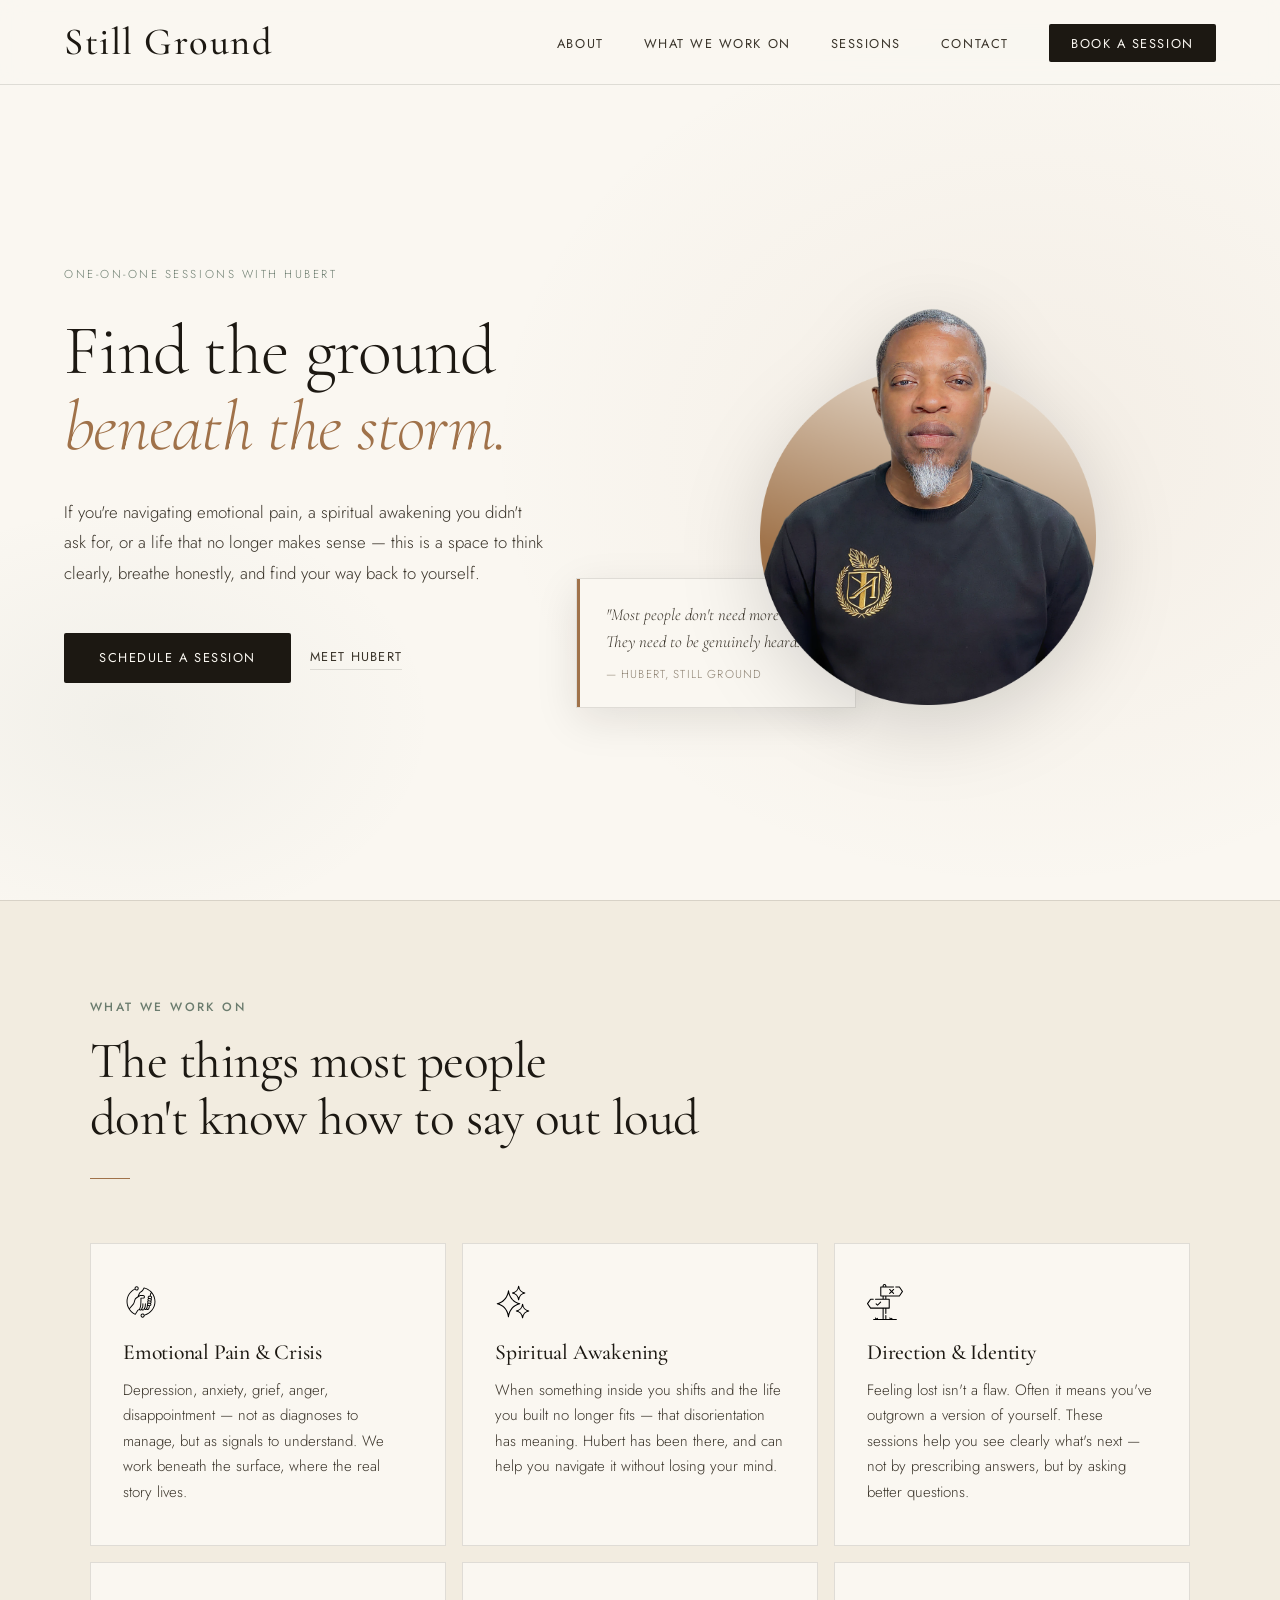
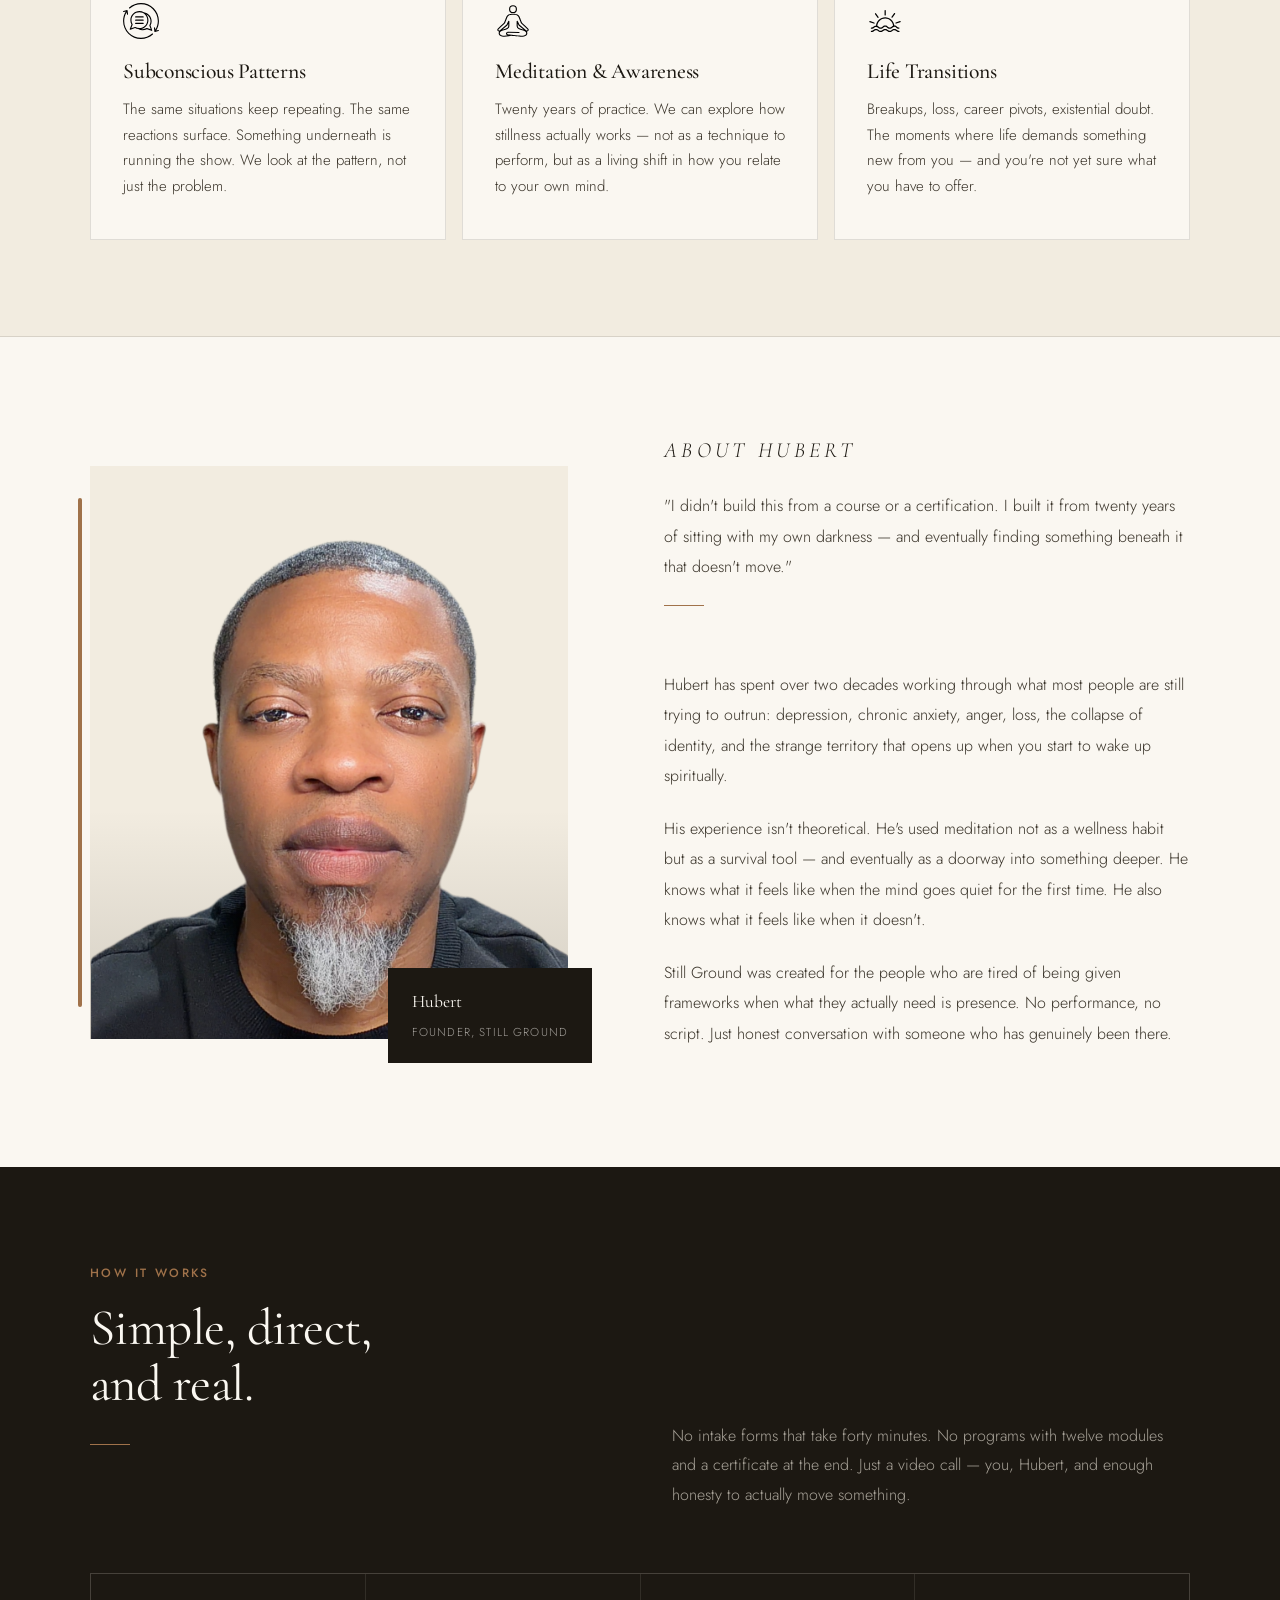
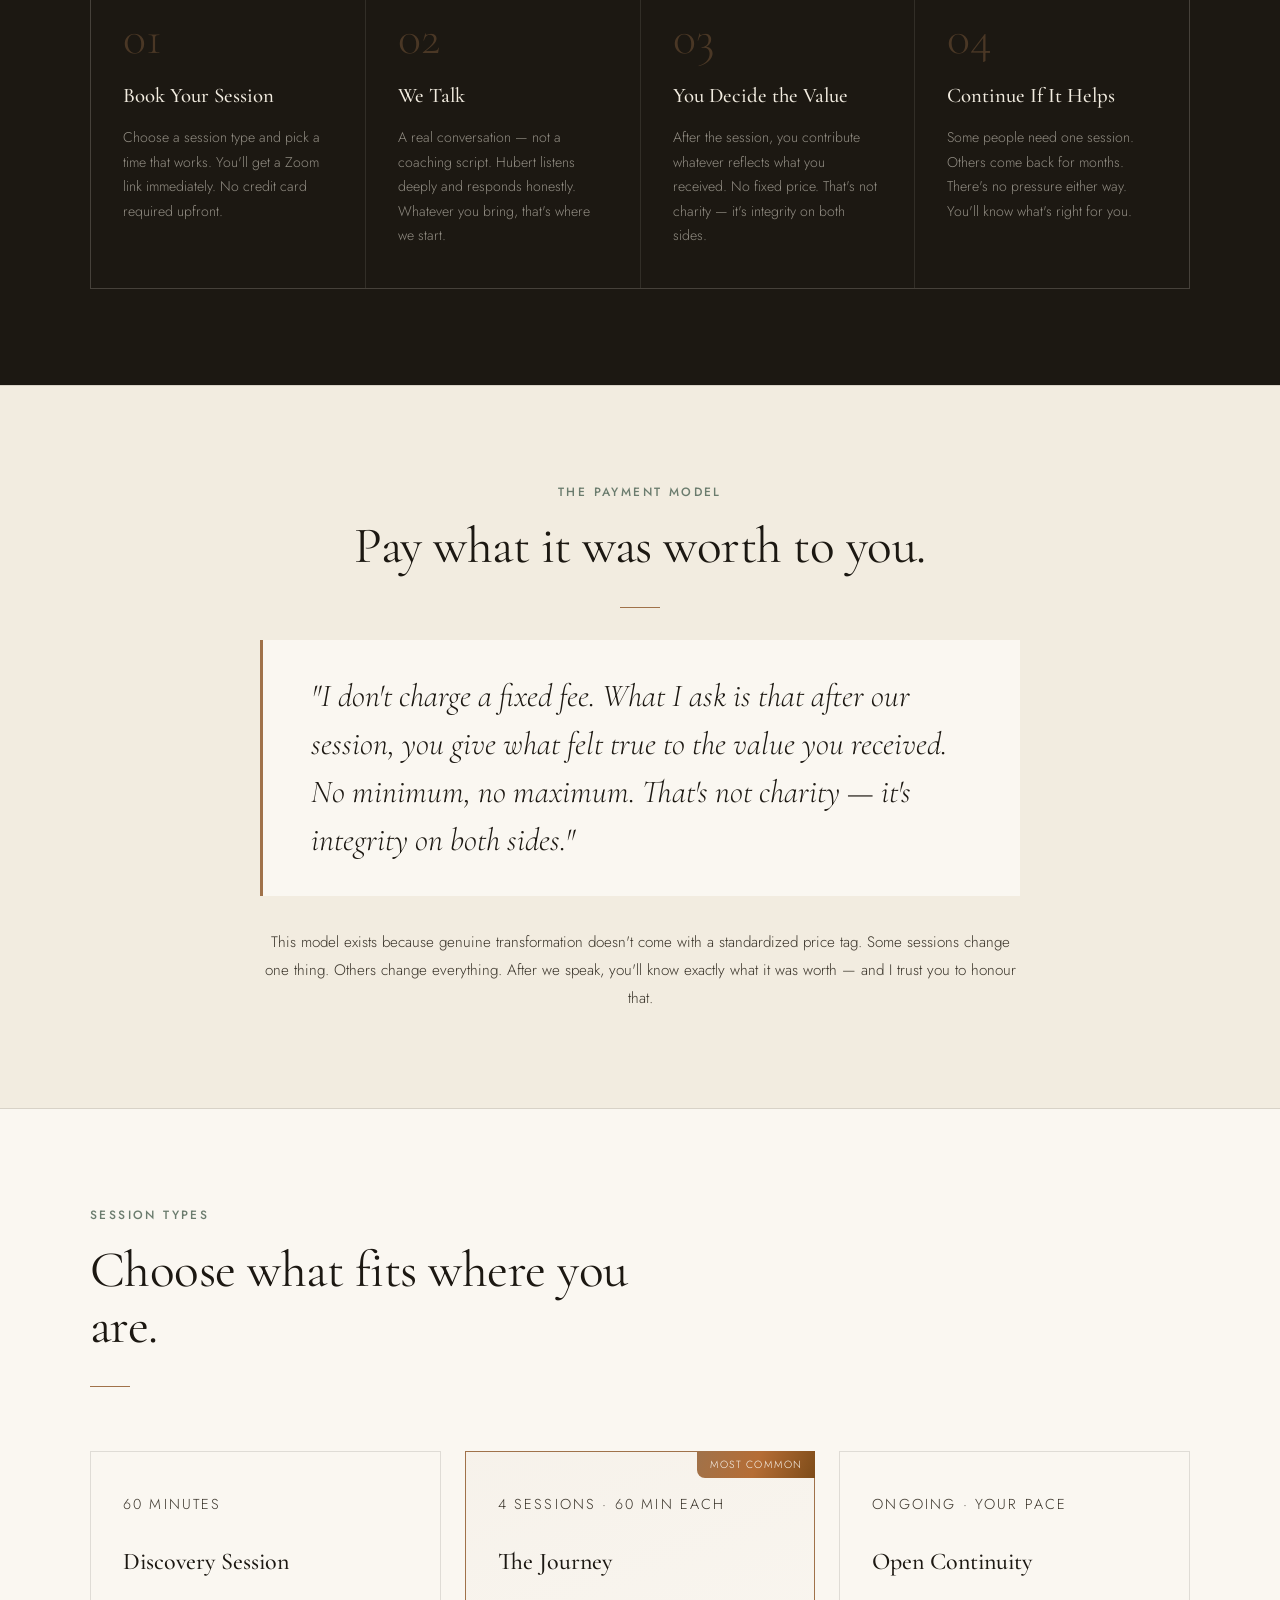
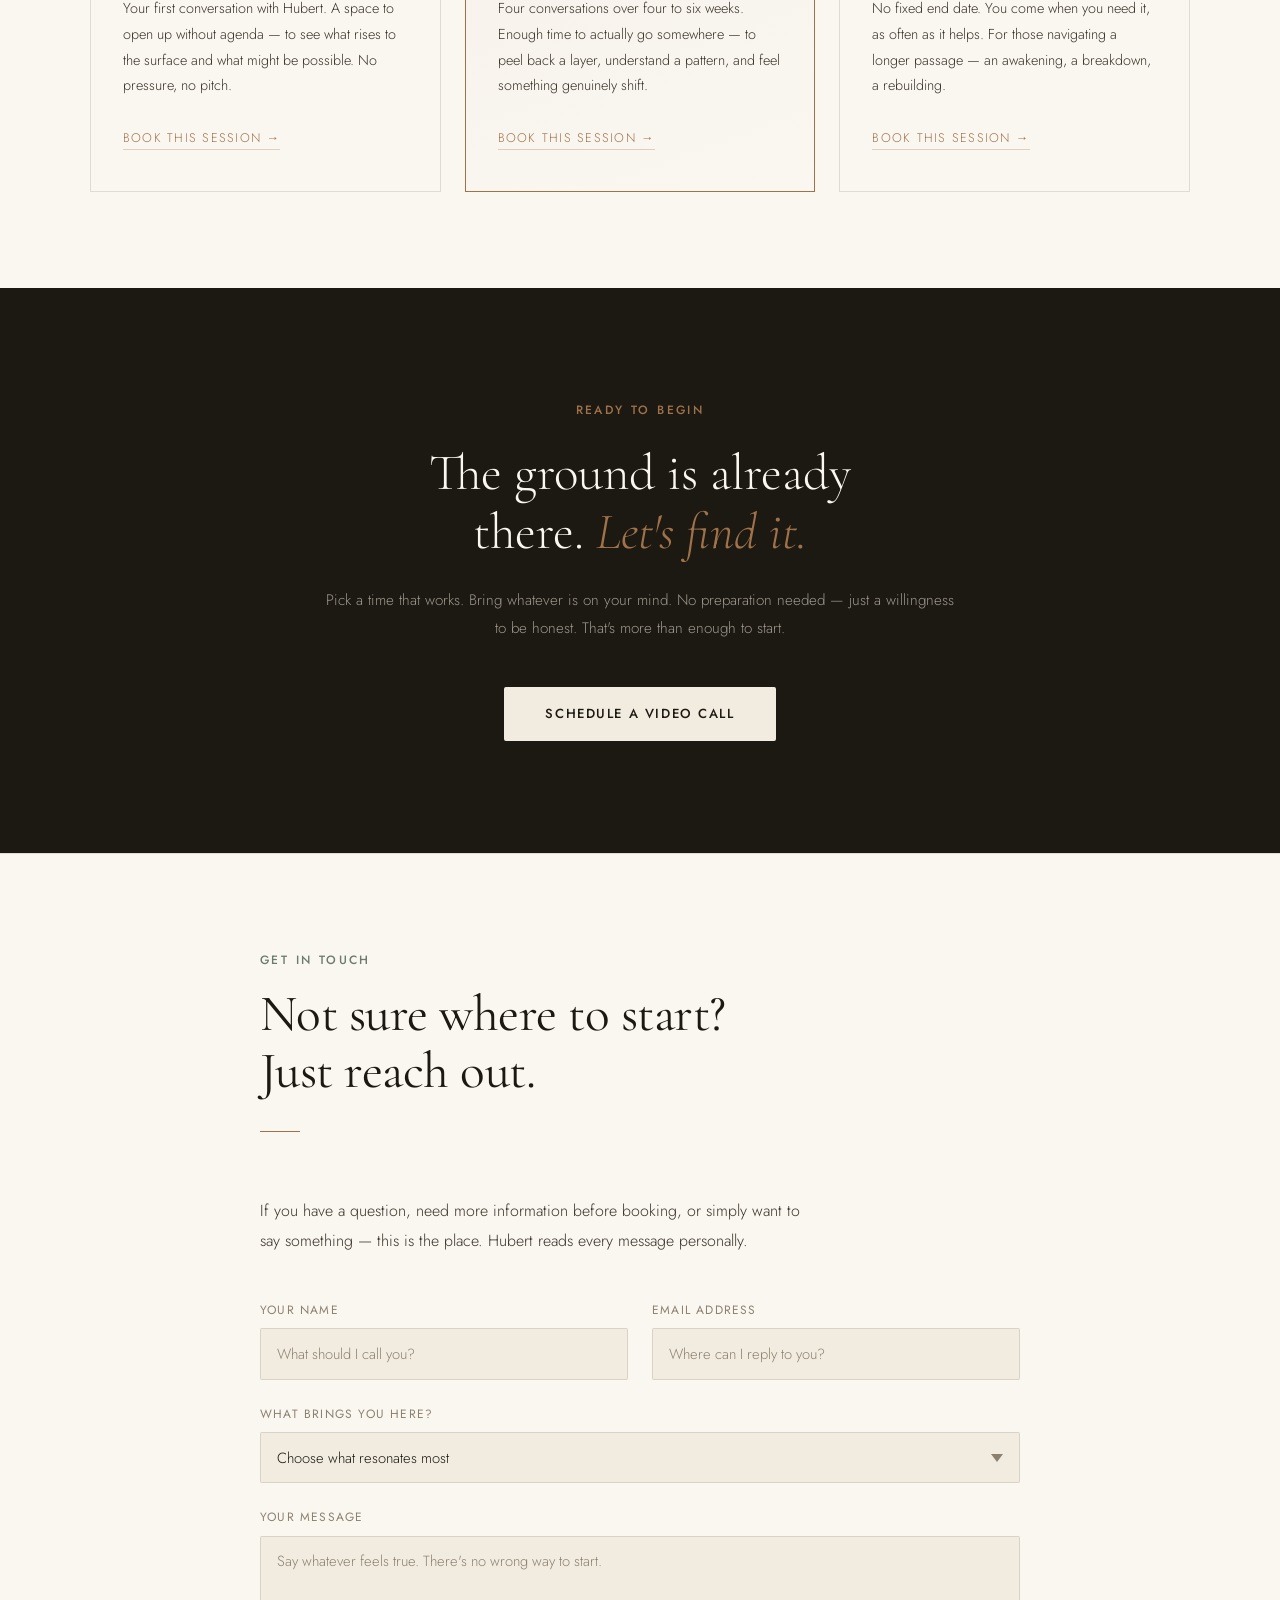
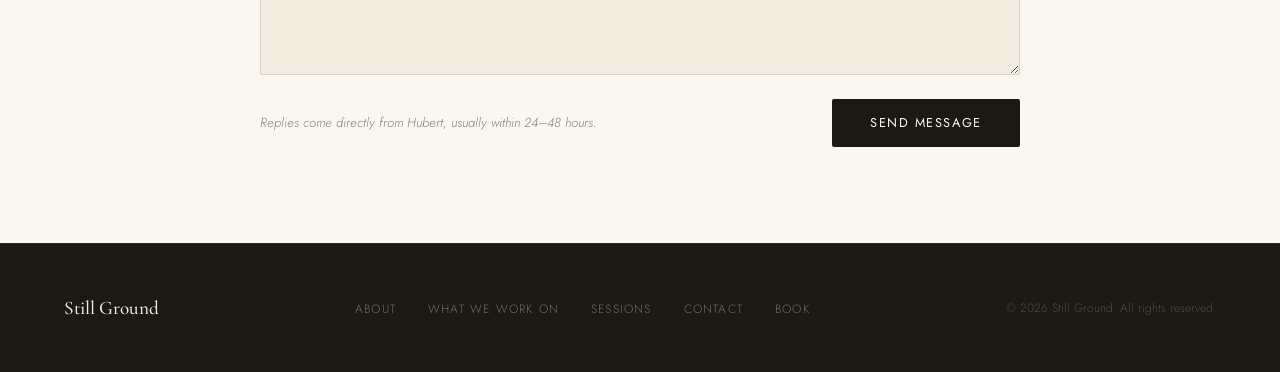
<file: index.html>
<!DOCTYPE html>
<html lang="en">

<head>
  <meta charset="UTF-8" />
  <meta name="viewport" content="width=device-width, initial-scale=1.0" />
  <!-- ─── PRIMARY SEO ───────────────────────────────── -->
  <title>Still Ground | Spiritual & Emotional Guidance with Hubert</title>
  <meta name="description"
    content="One-on-one video sessions with Hubert for people navigating depression, anxiety, spiritual awakening, or feeling lost. 20+ years of lived experience. Donation-based." />
  <meta name="keywords"
    content="spiritual awakening guidance, emotional healing sessions, one on one spiritual coaching, depression support online, anxiety help meditation, spiritual awakening support, life direction coaching, online spiritual counselling, conscious living coach, meditation guidance online, inner work sessions, spiritual mentor online" />
  <meta name="author" content="Hubert · Still Ground" />
  <meta name="robots" content="index, follow, max-image-preview:large" />
  <meta name="theme-color" content="#1c1812" />
  <link rel="canonical" href="https://www.stillground.net/" />
  <link rel="alternate" hreflang="en" href="https://www.stillground.net/" />
  <link rel="alternate" hreflang="x-default" href="https://www.stillground.net/" />

  <!-- ─── FAVICON & APP ICONS ────────────────────────── -->
  <link rel="icon" type="image/svg+xml" href="favicon.svg" />
  <link rel="apple-touch-icon" href="favicon.svg" />

  <!-- ─── OPEN GRAPH (Facebook, LinkedIn, WhatsApp) ─── -->
  <meta property="og:type" content="website" />
  <meta property="og:url" content="https://www.stillground.net/" />
  <meta property="og:title" content="Still Ground | Spiritual & Emotional Guidance with Hubert" />
  <meta property="og:description"
    content="One-on-one video sessions for people navigating emotional pain, spiritual awakening, or feeling completely lost. 20+ years of lived experience. Donation-based." />
  <meta property="og:image" content="https://www.stillground.net/og-image.png" />
  <meta property="og:image:width" content="1200" />
  <meta property="og:image:height" content="630" />
  <meta property="og:image:alt" content="Still Ground — spiritual and emotional guidance with Hubert" />
  <meta property="og:site_name" content="Still Ground" />
  <meta property="og:locale" content="en_US" />

  <!-- ─── TWITTER CARD ─────────────────────────────── -->
  <meta name="twitter:card" content="summary_large_image" />
  <meta name="twitter:title" content="Still Ground | Spiritual & Emotional Guidance with Hubert" />
  <meta name="twitter:description"
    content="One-on-one video sessions for people navigating emotional pain, spiritual awakening, or feeling lost. Donation-based. Real conversation." />
  <meta name="twitter:image" content="https://www.stillground.net/og-image.png" />
  <meta name="twitter:image:alt" content="Still Ground — spiritual and emotional guidance with Hubert" />

  <!--
    TODO BEFORE LAUNCH: Analytics & Search Console
    1. Create a Google Analytics 4 property at https://analytics.google.com — replace G-XXXXXXXXXX below with your real Measurement ID.
    2. Add and verify the site in Google Search Console at https://search.google.com/search-console — replace YOUR_VERIFICATION_TOKEN below with the value Google gives you.
    Until both IDs are set the snippets are inert (Google ignores invalid IDs).
  -->
  <meta name="google-site-verification" content="YOUR_VERIFICATION_TOKEN" />
  <script async src="https://www.googletagmanager.com/gtag/js?id=G-XXXXXXXXXX"></script>
  <script>
    window.dataLayer = window.dataLayer || [];
    function gtag() { dataLayer.push(arguments); }
    gtag('js', new Date());
    gtag('config', 'G-XXXXXXXXXX');
  </script>

  <!-- ─── SCHEMA MARKUP ─────────────────────────────── -->
  <script type="application/ld+json">
  {
    "@context": "https://schema.org",
    "@graph": [
      {
        "@type": "WebSite",
        "@id": "https://www.stillground.net/#website",
        "url": "https://www.stillground.net/",
        "name": "Still Ground",
        "description": "One-on-one spiritual and emotional guidance sessions with Hubert",
        "publisher": { "@id": "https://www.stillground.net/#person" }
      },
      {
        "@type": "Person",
        "@id": "https://www.stillground.net/#person",
        "name": "Hubert",
        "url": "https://www.stillground.net/about.html",
        "jobTitle": "Spiritual Guide & Emotional Wellness Consultant",
        "description": "20+ years of lived experience with meditation, spiritual awakening, depression, anxiety, and inner transformation. Founder of Still Ground.",
        "knowsAbout": [
          "Spiritual awakening",
          "Meditation",
          "Emotional healing",
          "Depression recovery",
          "Anxiety",
          "Non-duality",
          "Mindfulness",
          "Consciousness"
        ],
        "sameAs": []
      },
      {
        "@type": "Service",
        "@id": "https://www.stillground.net/#service",
        "name": "One-on-One Spiritual & Emotional Guidance Sessions",
        "provider": { "@id": "https://www.stillground.net/#person" },
        "url": "https://www.stillground.net/booking.html",
        "description": "Personal video sessions for people navigating emotional pain, spiritual awakening, life direction, and inner transformation. Donation-based pricing.",
        "serviceType": "Spiritual Guidance and Emotional Wellness Consulting",
        "areaServed": ["US", "GB", "CA", "AU"],
        "offers": {
          "@type": "Offer",
          "name": "One-on-One Session with Hubert",
          "priceCurrency": "USD",
          "price": "0",
          "description": "Donation-based — you contribute what felt true to the value you received."
        }
      }
    ]
  }
  </script>
  <link rel="preconnect" href="https://fonts.googleapis.com" />
  <link rel="preconnect" href="https://fonts.gstatic.com" crossorigin />
  <link
    href="https://fonts.googleapis.com/css2?family=Cormorant+Garamond:ital,wght@0,300;0,400;0,500;0,600;1,300;1,400&family=Jost:wght@300;400;500&display=swap"
    rel="stylesheet" />
  <link rel="stylesheet" href="styles/index.css">

</head>

<body>

  <a href="#main" class="skip-link">Skip to main content</a>

  <!-- NAV -->
  <nav>
    <a href="#" class="nav-logo">Still Ground</a>
    <div class="menu-icon">
      <span></span>
      <span></span>
      <span></span>
    </div>
    <ul class="nav-links">
      <li><a href="about.html">About</a></li>
      <li><a href="#work">What We Work On</a></li>
      <li><a href="#sessions">Sessions</a></li>
      <li><a href="#contact">Contact</a></li>
      <li><a href="booking.html" class="nav-cta">Book a Session</a></li>
    </ul>
  </nav>

  <main id="main">

    <!-- HERO -->
    <section class="hero">
      <div class="hero-text">
        <p class="hero-eyebrow">One-on-one sessions with Hubert</p>
        <h1 class="hero-headline">
          Find the ground<br><em>beneath the storm.</em>
        </h1>
        <p class="hero-sub">
          If you're navigating emotional pain, a spiritual awakening you didn't ask for, or a life that no longer makes
          sense — this is a space to think clearly, breathe honestly, and find your way back to yourself.
        </p>
        <div class="hero-actions">
          <a href="#book" class="btn-primary">Schedule a Session</a>
          <a href="about.html" class="btn-ghost">Meet Hubert</a>
        </div>
      </div>

      <div class="hero-visual">
        <div class="hero-image-frame">
          <div class="hero-lines"></div>
          <img src="images/founder-hero.png" alt="Hubert — Founder of Still Ground" class="hero-portrait" />
        </div>
        <div class="hero-quote">
          <p>"Most people don't need more advice. They need to be genuinely heard."</p>
          <span>— Hubert, Still Ground</span>
        </div>
      </div>
    </section>

    <!-- WHAT WE WORK ON -->
    <section class="work-section" id="work">
      <div class="work-inner">
        <div class="work-header reveal">
          <p class="section-label">What We Work On</p>
          <h2 class="section-title">The things most people<br>don't know how to say out loud</h2>
          <div class="divider"></div>
        </div>
        <div class="work-grid">

          <!-- Emotional Pain & Crisis — wave/signal line -->
          <div class="work-card reveal">
            <span class="work-icon">
              <svg xmlns="http://www.w3.org/2000/svg" version="1.1" xmlns:xlink="http://www.w3.org/1999/xlink"
                width="34" height="34" x="0" y="0" viewBox="0 0 500 500" style="enable-background:new 0 0 512 512"
                xml:space="preserve" class="hovered-paths">
                <g>
                  <path fill-rule="evenodd"
                    d="M272.526 454.582c-8.531 0-15.485-6.948-15.485-15.502s6.954-15.514 15.485-15.514 15.543 6.96 15.543 15.514-7.012 15.502-15.543 15.502zm100.565-303.428-.993 12.166-3.857-.421c-12.5-1.373-23.86 7.742-25.185 20.206-.643 6.048 1.052 12.008 4.908 16.776 0 .035.058.082.117.117-.058.035-.117.059-.175.094-4.733 3.821-7.713 9.256-8.414 15.304-.643 6.054 1.11 12.008 4.908 16.782.059.029.059.076.117.111-.058.035-.117.064-.117.088a22.713 22.713 0 0 0-3.448 32.215c-.058.029-.117.053-.117.082-4.791 3.827-7.772 9.262-8.414 15.31-.351 2.81-.117 5.61.584 8.28l-3.623 32.273-11.103 23.081c-1.61 3.241-5.618 4.704-8.94 3.109-2.396-1.18-3.039-2.337-3.272-3.097-.818-2.495.409-6.469 2.162-10.401l6.136-12.33.351-1.771 2.98-43.194c.234-3.635-2.513-6.784-6.135-7.035-3.681-.257-6.778 2.489-7.071 6.13l-2.863 41.991-1.578 3.009c-1.285 2.46-2.688 5.113-3.915 7.877l-10.869 21.644c-3.869 7.789-14.415 5.289-16.128-.146-.76-2.431-.234-5.703.876-9.233l11.161-22.766.526-1.601 1.402-40.103c.117-3.646-2.746-6.697-6.369-6.813-3.623-.134-6.72 2.729-6.837 6.369l-1.227 37.602a118.75 118.75 0 0 1-2.629 4.885c-2.922 5.382-6.194 11.418-8.298 17.548l-7.538 15.473c-2.744 5.583-10.388 6.869-14.784 1.847 7.224-11.535 10.239-26.841 14.375-39.747 4.149-12.984 7.655-83.075 6.019-110.376h24.542c12.914 0 23.432-10.5 23.432-23.397v-1.77c0-12.902-10.518-23.403-23.432-23.403h-39.969c-8.308 0-12.356 3.481-18.757 7.766l9.759-24.449c3.272-8.303 8.298-14.468 15.719-19.418l17.413-11.593c7.596-5.072 13.206-11.149 17.647-19.131l13.615-24.513c35.548 9.049 67.125 27.876 92.208 55.307-8.881 9.366-13.79 20.258-14.9 33.266zm16.244 30.198c-1.636-2.028-3.915-3.284-6.486-3.564l-16.011-1.771c-2.618-.275-5.028.432-7.071 2.075-6.836 5.497-3.388 16.177 4.908 17.098l16.069 1.77c5.317.584 10.051-3.243 10.635-8.537.294-2.542-.407-5.049-2.044-7.071zm-8.589 103.954c.584-5.288-3.272-10.056-8.531-10.647l-16.069-1.759c-2.488-.302-5.071.46-7.071 2.074-6.798 5.488-3.356 16.182 4.967 17.086l16.069 1.77c5.259.58 10.05-3.236 10.635-8.524zm-25.653 46.098c2.396-4.909 3.565-9.309 4.032-14.731l.935-10.67c-5.363-.587-10.537-.699-15.427-3.202l-2.279 20.323c-.077 1.386-1.442 4.507-1.928 5.721-5.142 12.856-4.558 15.742-.117 17.881 3.331 1.601 7.304.199 8.882-3.109zm29.217-78.395c.584-5.282-3.273-10.056-8.531-10.635l-16.069-1.771c-2.522-.286-5.03.457-7.07 2.08-6.715 5.343-3.521 16.163 4.967 17.092l16.069 1.765c5.233.58 10.028-3.264 10.634-8.531zm3.564-32.29c.493-5.362-3.336-10.072-8.531-10.641l-16.069-1.765c-2.508-.305-5.044.466-7.071 2.075-6.705 5.324-3.544 16.163 4.967 17.098l16.011 1.771c5.286.568 10.085-3.244 10.693-8.538zm-174.19 133.042c4.324-2.302 8.122-4.301 10.284-7.725 6.437-10.046 9.307-25.098 13.206-37.205 4.149-12.745 7.772-96.287 4.85-111.737-.742-4.001 2.413-7.807 6.486-7.807h31.846c5.668 0 10.226-4.575 10.226-10.197v-1.77c0-5.621-4.558-10.209-10.226-10.209h-39.969c-2.162 0-3.857.52-5.668 1.718l-46.805 31.204c-8.882 5.931-14.55 13.819-17.296 24.151l-10.051 37.62c-2.279 8.49-6.019 15.52-11.804 22.14l-55.512 63.413a187.281 187.281 0 0 0 49.961 51.281c8.752 6.094 15.592 9.924 25.068 14.673l30.035-47.22c4.091-6.387 10.051-9.549 15.369-12.33zM189.258 45.418c8.531 0 15.485 6.96 15.485 15.514s-6.954 15.508-15.485 15.508c-8.59 0-15.543-6.954-15.543-15.508s6.953-15.514 15.543-15.514zm216.731 72.674c-5.051-6.264-10.023-11.532-15.719-17.174l-2.454-2.367c-21.328-20.107-46.864-35.399-74.62-44.62-.059-.018-.117-.041-.117-.058-6.618-2.11-12.403-3.807-19.225-5.323-2.863-.625-5.785.689-7.188 3.243l-16.069 28.884c-3.389 6.159-7.538 10.658-13.44 14.568l-17.355 11.593c-9.642 6.416-16.42 14.754-20.686 25.501l-16.829 42.253-21.737 14.457c-11.512 7.684-19.166 18.36-22.731 31.735l-9.992 37.614c-1.753 6.556-4.558 11.745-8.999 16.852l-52.707 60.263c-15.193-27.341-23.665-58.551-23.665-91.034 0-70.915 40.144-135.672 103.019-167.442 5.201 7.602 13.907 12.598 23.782 12.598 15.836 0 28.691-12.873 28.691-28.703s-12.855-28.714-28.691-28.714c-17.593 0-30.847 15.85-28.457 32.413C92.784 98.405 49.251 168.099 49.251 244.478c0 79.229 46.734 151.05 118.796 183.283 2.941 1.316 6.464.327 8.239-2.478l33.19-52.1c3.161-4.996 10.717-7.545 16.595-11.283 9.449 10.271 25.964 9.087 34.009-2.086 9.478 11.26 29.168 11.025 36.989-4.418l.526-.993c8.374 8.433 22.284 8.318 29.977-1.052 9.365 10.844 27.049 9.347 33.541-3.997l5.902-12.224c5.199-10.819 5.206-18.728 6.194-30.128 18.019-1.612 27.307-22.915 15.66-37.146 4.616-3.664 7.83-9.092 8.531-15.403a22.677 22.677 0 0 0-4.967-16.905c0-.023.059-.047.117-.076 4.733-3.827 7.772-9.267 8.414-15.31 1.11-10.435-4.967-16.652-4.967-16.887 15.679-12.444 8.809-37.572-10.81-40.495l1.11-12.511c.76-9.414 4.149-17.378 10.343-24.262 25.711 32.407 40.904 73.182 40.904 116.47 0 85.933-57.09 159.676-139.54 181.343-4.791-9.174-14.433-15.456-25.477-15.456-15.836 0-28.691 12.885-28.691 28.714s12.855 28.703 28.691 28.703c15.903 0 28.691-12.735 28.691-29.176 87.921-23.192 149.532-102.986 149.532-194.129-.001-45.915-15.895-90.798-44.761-126.384z"
                    clip-rule="evenodd" fill="#000000" opacity="1" data-original="#000000" class="hovered-path"></path>
                </g>
              </svg>
            </span>
            <h3>Emotional Pain & Crisis</h3>
            <p>Depression, anxiety, grief, anger, disappointment — not as diagnoses to manage, but as signals to
              understand.
              We work beneath the surface, where the real story lives.</p>
          </div>

          <!-- Spiritual Awakening — radiating light -->
          <div class="work-card reveal">
            <span class="work-icon">
              <svg xmlns="http://www.w3.org/2000/svg" version="1.1" xmlns:xlink="http://www.w3.org/1999/xlink"
                width="34" height="34" x="0" y="0" viewBox="0 0 64 64" style="enable-background:new 0 0 512 512"
                xml:space="preserve" class="hovered-paths">
                <g>
                  <path
                    d="M24 59a1 1 0 0 1-1-.926c-.056-.737-1.567-18.107-19.224-22.1a1 1 0 0 1 0-1.952c17.694-4 19.21-21.917 19.223-22.1A1 1 0 0 1 24 11a1 1 0 0 1 1 .926c.056.737 1.567 18.107 19.224 22.1a1 1 0 0 1 0 1.952c-17.694 4-19.21 21.917-19.223 22.1A1 1 0 0 1 24 59ZM7.6 35C18.175 38.774 22.371 47.553 24 53.087 25.629 47.553 29.825 38.774 40.4 35 29.825 31.226 25.629 22.447 24 16.913 22.371 22.447 18.175 31.226 7.6 35ZM49 61a1 1 0 0 1-1-.923 12.723 12.723 0 0 0-10.212-11.1 1 1 0 0 1 0-1.956A12.723 12.723 0 0 0 48 35.92a1 1 0 0 1 1-.92 1 1 0 0 1 .995.922 12.723 12.723 0 0 0 10.212 11.1 1 1 0 0 1 0 1.956A12.723 12.723 0 0 0 50 60.08a1 1 0 0 1-1 .92Zm-7.7-13a14.321 14.321 0 0 1 7.7 8.086A14.321 14.321 0 0 1 56.7 48a14.321 14.321 0 0 1-7.7-8.086A14.321 14.321 0 0 1 41.3 48ZM42 29a1 1 0 0 1-1-.923 12.723 12.723 0 0 0-10.212-11.1 1 1 0 0 1 0-1.956A12.723 12.723 0 0 0 41 3.92 1 1 0 0 1 42 3a1 1 0 0 1 1 .923 12.723 12.723 0 0 0 10.212 11.1 1 1 0 0 1 0 1.956A12.723 12.723 0 0 0 43 28.08a1 1 0 0 1-1 .92Zm-7.7-13a14.321 14.321 0 0 1 7.7 8.086A14.321 14.321 0 0 1 49.7 16 14.321 14.321 0 0 1 42 7.914 14.321 14.321 0 0 1 34.3 16Z"
                    fill="#000000" opacity="1" data-original="#000000" class="hovered-path"></path>
                </g>
              </svg>
            </span>
            <h3>Spiritual Awakening</h3>
            <p>When something inside you shifts and the life you built no longer fits — that disorientation has meaning.
              Hubert has been there, and can help you navigate it without losing your mind.</p>
          </div>

          <!-- Direction & Identity — compass -->
          <div class="work-card reveal">
            <span class="work-icon">
              <svg xmlns="http://www.w3.org/2000/svg" version="1.1" xmlns:xlink="http://www.w3.org/1999/xlink"
                width="34" height="34" x="0" y="0" viewBox="0 0 512 512" style="enable-background:new 0 0 512 512"
                xml:space="preserve" class="">
                <g>
                  <path
                    d="M383.778 72.349a7.502 7.502 0 0 0-10.607 0l-22.948 22.948-22.948-22.948a7.5 7.5 0 0 0-10.607 10.607l22.948 22.948-22.948 22.948a7.5 7.5 0 0 0 10.607 10.607l22.948-22.948 22.948 22.948a7.501 7.501 0 0 0 10.607-10.607l-22.948-22.948 22.948-22.948a7.502 7.502 0 0 0 0-10.607z"
                    fill="#000000" opacity="1" data-original="#000000" class=""></path>
                  <path
                    d="m510.677 101.65-43.693-63.428a7.504 7.504 0 0 0-6.177-3.245h-52.346c-4.143 0-7.5 3.357-7.5 7.5s3.357 7.5 7.5 7.5h48.405l38.526 55.928-38.526 55.928H203.444V49.977h175.03c4.143 0 7.5-3.357 7.5-7.5s-3.357-7.5-7.5-7.5H275.379v-8.188C275.379 12.018 263.363 0 248.591 0s-26.788 12.018-26.788 26.788v8.188h-25.859a7.499 7.499 0 0 0-7.5 7.5v126.855c0 4.143 3.357 7.5 7.5 7.5h25.859v31.961H119.916c-4.143 0-7.5 3.357-7.5 7.5s3.357 7.5 7.5 7.5h188.641v111.855H55.135l-38.527-55.928 38.527-55.928h34.794c4.143 0 7.5-3.357 7.5-7.5s-3.357-7.5-7.5-7.5H51.195a7.505 7.505 0 0 0-6.177 3.245l-43.695 63.43a7.5 7.5 0 0 0 0 8.51l43.694 63.428a7.504 7.504 0 0 0 6.177 3.245h170.608V497h-70.689l3.651-3.969a7.501 7.501 0 0 0-11.039-10.157l-8.781 9.546-8.803-13.104a7.498 7.498 0 0 0-10.407-2.044 7.5 7.5 0 0 0-2.044 10.407l6.261 9.32H93.459c-4.143 0-7.5 3.357-7.5 7.5s3.357 7.5 7.5 7.5h325.082c4.143 0 7.5-3.357 7.5-7.5s-3.357-7.5-7.5-7.5h-62.353l3.651-3.969a7.501 7.501 0 0 0-11.039-10.157l-8.781 9.546-8.803-13.104a7.498 7.498 0 0 0-10.407-2.044 7.5 7.5 0 0 0-2.044 10.407l6.261 9.32H275.38v-48.14c0-4.143-3.357-7.5-7.5-7.5s-7.5 3.357-7.5 7.5V497h-23.576V350.649h23.576v68.226c0 4.143 3.357 7.5 7.5 7.5s7.5-3.357 7.5-7.5v-68.226h40.678c4.143 0 7.5-3.357 7.5-7.5V216.293c0-4.143-3.357-7.5-7.5-7.5H275.38v-31.961h185.428a7.505 7.505 0 0 0 6.177-3.245l43.693-63.428a7.5 7.5 0 0 0-.001-8.509zM236.803 26.788c0-6.5 5.288-11.788 11.788-11.788s11.788 5.288 11.788 11.788v8.188h-23.576zm23.576 182.005h-23.576v-31.961h23.576z"
                    fill="#000000" opacity="1" data-original="#000000" class=""></path>
                  <path
                    d="M149.697 309.307a7.481 7.481 0 0 0 5.304-2.196l44.172-44.172a7.5 7.5 0 0 0-10.607-10.607L149.697 291.2l-14.704-14.705a7.5 7.5 0 0 0-10.607 10.607l20.008 20.008a7.478 7.478 0 0 0 5.303 2.197z"
                    fill="#000000" opacity="1" data-original="#000000" class=""></path>
                </g>
              </svg>
            </span>
            <h3>Direction & Identity</h3>
            <p>Feeling lost isn't a flaw. Often it means you've outgrown a version of yourself. These sessions help you
              see
              clearly what's next — not by prescribing answers, but by asking better questions.</p>
          </div>

          <!-- Subconscious Patterns — mirrored wave -->
          <div class="work-card reveal">
            <span class="work-icon">
              <svg xmlns="http://www.w3.org/2000/svg" version="1.1" xmlns:xlink="http://www.w3.org/1999/xlink"
                width="512" height="512" x="0" y="0" viewBox="0 0 512 512" style="enable-background:new 0 0 512 512"
                xml:space="preserve" class="">
                <g>
                  <path
                    d="M425.785 435.546a8 8 0 0 1-.677 11.293C378.457 488.214 318.399 511 256 511c-68.112 0-132.148-26.525-180.312-74.688C27.524 388.149 1 324.113 1 256c0-47.603 13.193-93.974 38.153-134.22l-28.034 7.328a8 8 0 1 1-4.047-15.479l48.659-12.72a8.002 8.002 0 0 1 9.963 6.758l6.173 49.914a8 8 0 0 1-7.949 8.983 8.002 8.002 0 0 1-7.93-7.019l-3.562-28.805C29.249 168.328 17 211.589 17 256c0 131.785 107.215 239 239 239 58.483 0 114.771-21.355 158.491-60.131a8 8 0 0 1 11.294.677zm75.096-52.654-28.056 7.334C497.799 349.962 511 303.588 511 256c0-68.113-26.524-132.149-74.688-180.312C388.148 27.525 324.112 1 256 1 193.599 1 133.542 23.779 86.893 65.14a8 8 0 0 0 10.615 11.972C141.227 38.348 197.514 17 256 17c131.785 0 239 107.215 239 239 0 44.385-12.249 87.636-35.429 125.235l-3.56-28.78a8 8 0 0 0-15.879 1.963l6.173 49.914a8.002 8.002 0 0 0 9.962 6.758l48.659-12.72a8 8 0 0 0 5.717-9.763 7.997 7.997 0 0 0-9.762-5.715zM96.373 370.456l24.174-64.661c-10.401-18.899-15.882-40.228-15.882-61.935 0-70.91 57.688-128.599 128.598-128.599 23.021 0 44.645 6.086 63.356 16.725 63.225 8.8 110.716 63.277 110.716 127.355 0 21.707-5.48 43.036-15.882 61.935l24.174 64.661a7.999 7.999 0 0 1-10.295 10.294l-64.66-24.173c-18.904 10.402-40.231 15.882-61.936 15.882-22.306 0-44.218-5.802-63.493-16.763-15.386-2.173-30.284-7.099-43.916-14.6l-64.66 24.173a7.998 7.998 0 0 1-10.294-10.294zM329.738 158.93c19.981 22.67 32.124 52.407 32.124 84.93 0 62.398-44.673 114.55-103.714 126.173a112.995 112.995 0 0 0 20.589 1.907c20.14 0 39.905-5.386 57.16-15.576a7.998 7.998 0 0 1 6.87-.605l51.727 19.339-19.338-51.728a7.998 7.998 0 0 1 .605-6.87c10.188-17.251 15.574-37.016 15.574-57.16 0-43.335-24.802-81.659-61.597-100.41zM117.507 359.617l51.727-19.339a8.002 8.002 0 0 1 6.87.605c17.254 10.19 37.02 15.576 57.159 15.576 62.087 0 112.599-50.512 112.599-112.599S295.35 131.262 233.263 131.262 120.665 181.773 120.665 243.86c0 20.144 5.386 39.909 15.574 57.159a7.998 7.998 0 0 1 .605 6.87zM179.89 251.86h106.747a8 8 0 0 0 0-16H179.89a8 8 0 0 0 0 16zm0 46.141h106.747a8 8 0 0 0 0-16H179.89a8 8 0 0 0 0 16zm0-92.282h106.747a8 8 0 0 0 0-16H179.89a8 8 0 0 0 0 16z"
                    fill="#000000" opacity="1" data-original="#000000" class=""></path>
                </g>
              </svg>
            </span>
            <h3>Subconscious Patterns</h3>
            <p>The same situations keep repeating. The same reactions surface. Something underneath is running the show.
              We
              look at the pattern, not just the problem.</p>
          </div>

          <!-- Meditation & Awareness — flame/drop -->
          <div class="work-card reveal">
            <span class="work-icon">
              <svg xmlns="http://www.w3.org/2000/svg" version="1.1" xmlns:xlink="http://www.w3.org/1999/xlink"
                width="34" height="34" x="0" y="0" viewBox="0 0 64 64" style="enable-background:new 0 0 512 512"
                xml:space="preserve" class="">
                <g>
                  <path
                    d="M32 17.986a7.034 7.034 0 1 1 7.034-7.033A7.042 7.042 0 0 1 32 17.986ZM32 5.92a5.034 5.034 0 1 0 5.034 5.034A5.04 5.04 0 0 0 32 5.919ZM47.656 60.081l-.213-.001c-1.35-.019-11.318-1.05-18.853-1.934a43.286 43.286 0 0 1-3.965 1.03 42.146 42.146 0 0 1-8.068.904c-1.428.021-6.293-.124-8.723-2.792a5.009 5.009 0 0 1-1.276-4.075 4.858 4.858 0 0 1 .796-2.19 3.363 3.363 0 0 1-2.69-1.495 3.388 3.388 0 0 1 .503-4.364c3.134-2.938 6.687-6.268 10.415-9.634a2.792 2.792 0 0 0 .75-1.103c.655-1.78 1.427-3.735 2.595-6.691l1.252-3.175a7.96 7.96 0 0 1 3.722-4.11c2.473-1.21 4.932-1.453 8.099-1.453s5.626.243 8.1 1.454a7.96 7.96 0 0 1 3.72 4.109l1.253 3.175c1.168 2.956 1.94 4.91 2.595 6.691a2.787 2.787 0 0 0 .75 1.103c3.728 3.365 7.28 6.696 10.415 9.634a3.388 3.388 0 0 1 .503 4.364 3.369 3.369 0 0 1-2.69 1.495 4.863 4.863 0 0 1 .796 2.19 5.01 5.01 0 0 1-1.276 4.075c-2.32 2.547-6.86 2.793-8.51 2.793Zm-24.923-7.009a1.157 1.157 0 0 0-.161 2.303c6.543.918 23.384 2.684 24.898 2.705 2.509.02 5.733-.51 7.218-2.14a3.05 3.05 0 0 0 .766-2.514c-.187-1.743-2.025-2.856-3.392-3.541a17.892 17.892 0 0 0-3.964-1.397 33.549 33.549 0 0 1-6.281-2.206 5.822 5.822 0 0 1-3.397-5.314l.044-8.575a1 1 0 0 1 1.906-.418l2.81 6.023a3.125 3.125 0 0 0 1.077 1.263l11.595 9.586A1.332 1.332 0 0 0 56.8 49a1.351 1.351 0 0 0 .87-.58 1.394 1.394 0 0 0-.206-1.796c-3.128-2.933-6.673-6.255-10.387-9.608a4.796 4.796 0 0 1-1.287-1.897c-.647-1.76-1.415-3.704-2.578-6.647l-1.254-3.178a5.897 5.897 0 0 0-2.739-3.046c-2.136-1.045-4.265-1.25-7.22-1.25s-5.084.205-7.22 1.25a5.896 5.896 0 0 0-2.74 3.046l-1.253 3.178c-1.163 2.943-1.931 4.887-2.578 6.647a4.801 4.801 0 0 1-1.287 1.897c-3.714 3.353-7.26 6.675-10.387 9.608a1.394 1.394 0 0 0-.207 1.795 1.362 1.362 0 0 0 1.897.372l11.442-9.472a3.268 3.268 0 0 0 1.153-1.32l2.81-6.023a1 1 0 0 1 1.906.418l.044 8.575a5.822 5.822 0 0 1-3.397 5.314 33.549 33.549 0 0 1-6.281 2.206 17.892 17.892 0 0 0-3.965 1.397c-1.366.685-3.204 1.798-3.391 3.542a3.05 3.05 0 0 0 .766 2.514c1.484 1.629 4.699 2.174 7.218 2.139a39.924 39.924 0 0 0 6.48-.627q-.378-.05-.716-.098a3.16 3.16 0 0 1-2.687-3.563 3.213 3.213 0 0 1 3.176-2.72l19.929.308a1 1 0 0 1 .984 1.016.975.975 0 0 1-1.015.984l-19.93-.307Zm17.708-16.215-.021 4.122a3.82 3.82 0 0 0 2.229 3.484 31.788 31.788 0 0 0 5.952 2.09c.68.176 1.343.348 2.049.583l-7.591-6.277a4.994 4.994 0 0 1-1.69-2.015Zm-16.882 0-.927 1.986a5.125 5.125 0 0 1-1.767 2.073l-7.511 6.218c.705-.234 1.366-.405 2.045-.582a31.788 31.788 0 0 0 5.952-2.089 3.82 3.82 0 0 0 2.23-3.484Z"
                    fill="#000000" opacity="1" data-original="#000000" class=""></path>
                </g>
              </svg>
            </span>
            <h3>Meditation & Awareness</h3>
            <p>Twenty years of practice. We can explore how stillness actually works — not as a technique to perform,
              but as
              a living shift in how you relate to your own mind.</p>
          </div>

          <!-- Life Transitions — anchor/vessel -->
          <div class="work-card reveal">
            <span class="work-icon">
              <svg xmlns="http://www.w3.org/2000/svg" version="1.1" xmlns:xlink="http://www.w3.org/1999/xlink"
                width="34" height="34" x="0" y="0" viewBox="0 0 64 64" style="enable-background:new 0 0 512 512"
                xml:space="preserve" class="">
                <g>
                  <path
                    d="M56.754 49.365h-.011c-1.628 0-2.397-.624-3.356-1.416-1.048-.858-2.386-1.895-4.783-1.918-.647 0-1.215.078-1.717.212-1.394.357-2.297 1.092-3.055 1.728l-.346.279-.011.011c-.814.647-1.572 1.137-3.01 1.137h-.011c-1.628 0-2.386-.624-3.356-1.416-1.048-.847-2.341-1.917-4.76-1.917h-.022c-2.43.011-3.735 1.081-4.771 1.94-.97.791-1.728 1.427-3.367 1.427h-.011c-1.416 0-2.174-.468-2.977-1.104-.123-.1-.245-.212-.379-.312-.769-.624-1.661-1.36-3.043-1.706a6.652 6.652 0 0 0-1.728-.212h-.01c-2.441.011-3.735 1.081-4.783 1.94-.959.792-1.728 1.427-3.367 1.427-.613 0-1.104.502-1.104 1.115s.502 1.115 1.115 1.115c2.43 0 3.735-1.07 4.771-1.94.97-.792 1.728-1.416 3.367-1.427h.011c.602 0 1.081.089 1.505.223.713.256 1.249.691 1.851 1.193.033.033.078.067.123.1.758.613 1.661 1.315 3.01 1.628a6.604 6.604 0 0 0 1.639.189h.033c2.419-.011 3.712-1.081 4.76-1.94.959-.792 1.728-1.416 3.356-1.427h.022c1.628 0 2.386.624 3.344 1.416 1.048.858 2.352 1.918 4.771 1.918h.022c.635 0 1.204-.078 1.695-.201 1.36-.346 2.252-1.059 3.01-1.683.022-.022.045-.033.067-.056.613-.502 1.137-.936 1.862-1.193a4.517 4.517 0 0 1 1.494-.234h.022c1.616 0 2.386.624 3.344 1.416 1.048.858 2.341 1.917 4.771 1.917.669.011 1.126-.502 1.126-1.115s-.5-1.114-1.113-1.114zM7.87 45.842h.011c2.43 0 3.735-1.07 4.771-1.94.966-.788 1.723-1.41 3.348-1.426l2.408.677c.331.215.643.464.977.738.011.011.033.022.045.033 1.037.858 2.33 1.884 4.727 1.884h.011c2.441-.011 3.735-1.081 4.783-1.94.959-.792 1.717-1.416 3.356-1.427h.011c1.628 0 2.397.624 3.356 1.416 1.048.858 2.341 1.918 4.771 1.918h.011c2.419-.011 3.712-1.07 4.76-1.918l.022-.022c.335-.28.65-.531.985-.748l2.42-.677c1.6.01 2.356.629 3.318 1.414 1.048.858 2.341 1.917 4.76 1.917h.022c.613 0 1.115-.502 1.115-1.115 0-.624-.502-1.115-1.115-1.115h-.022c-1.628 0-2.386-.624-3.344-1.416-1.043-.854-2.363-1.861-4.749-1.915v-.002c-.669-8.406-7.737-15.05-16.31-15.05-8.595 0-15.674 6.667-16.31 15.117-2.43.011-3.735 1.081-4.771 1.94-.97.792-1.728 1.427-3.367 1.427-.613 0-1.115.502-1.115 1.115s.501 1.115 1.115 1.115zm24.447-18.338c7.414 0 13.489 5.786 13.969 13.077v.008c-.297.11-.583.23-.836.371-.658.346-1.171.769-1.639 1.159-.959.792-1.717 1.427-3.356 1.427h-.011c-1.628 0-2.397-.624-3.356-1.416-1.048-.847-2.341-1.917-4.771-1.917h-.011c-2.441.011-3.735 1.081-4.783 1.94-.959.791-1.717 1.427-3.356 1.427h-.011c-1.628 0-2.397-.624-3.356-1.416-.457-.379-.97-.803-1.616-1.159a6.165 6.165 0 0 0-.836-.371v-.008c.447-7.314 6.545-13.122 13.969-13.122zM32.306 22.246c.616 0 1.115-.499 1.115-1.115V13.42a1.115 1.115 0 0 0-2.23 0v7.711c.001.616.5 1.115 1.115 1.115zM44.549 26.244c.349 0 .695-.164.911-.471l4.451-6.298a1.114 1.114 0 1 0-1.821-1.287l-4.451 6.298a1.114 1.114 0 0 0 .91 1.758z"
                    fill="#000000" opacity="1" data-original="#000000" class=""></path>
                  <path
                    d="M59.936 32.657a1.115 1.115 0 0 0-1.423-.678l-7.268 2.575a1.115 1.115 0 0 0 .745 2.101l7.268-2.575c.58-.206.883-.843.678-1.423zM18.765 26.093a1.114 1.114 0 1 0 1.821-1.288l-4.45-6.298a1.114 1.114 0 1 0-1.821 1.287zM12.383 36.719a1.115 1.115 0 0 0 .373-2.165l-7.268-2.575a1.115 1.115 0 0 0-.745 2.101l7.268 2.575c.123.043.248.064.372.064z"
                    fill="#000000" opacity="1" data-original="#000000" class=""></path>
                </g>
              </svg>
            </span>
            <h3>Life Transitions</h3>
            <p>Breakups, loss, career pivots, existential doubt. The moments where life demands something new from you —
              and
              you're not yet sure what you have to offer.</p>
          </div>

        </div>
      </div>
    </section>

    <!-- ABOUT -->
    <section id="about">
      <div class="about-inner">
        <div class="about-portrait reveal">
          <div class="portrait-box">
            <img src="images/founder.png" alt="Hubert — Founder of Still Ground" class="portrait-img" />
          </div>
          <div class="portrait-accent-bar"></div>
          <div class="portrait-caption">
            <strong>Hubert</strong>
            <small>Founder, Still Ground</small>
          </div>
        </div>
        <div class="about-text reveal">
          <p class="section-label">About Hubert</p>
          <p>"I didn't build this from a course or a certification. I built it from twenty years of sitting with my own
            darkness — and eventually finding something beneath it that doesn't move."</p>
          <div class="divider"></div>
          <p>Hubert has spent over two decades working through what most people are still trying to outrun: depression,
            chronic anxiety, anger, loss, the collapse of identity, and the strange territory that opens up when you
            start to wake up spiritually.</p>
          <p>His experience isn't theoretical. He's used meditation not as a wellness habit but as a survival tool — and
            eventually as a doorway into something deeper. He knows what it feels like when the mind goes quiet for the
            first time. He also knows what it feels like when it doesn't.</p>
          <p>Still Ground was created for the people who are tired of being given frameworks when what they actually
            need is presence. No performance, no script. Just honest conversation with someone who has genuinely been
            there.</p>
        </div>
      </div>
    </section>

    <!-- HOW IT WORKS -->
    <section class="how-section" id="how">
      <div class="how-inner">
        <div class="how-header">
          <div class="reveal">
            <p class="section-label">How It Works</p>
            <h2 class="section-title">Simple, direct,<br>and real.</h2>
            <div class="divider"></div>
          </div>
          <p class="how-subtext reveal">
            No intake forms that take forty minutes. No programs with twelve modules and a certificate at the end. Just
            a video call — you, Hubert, and enough honesty to actually move something.
          </p>
        </div>
        <div class="how-steps">
          <div class="step reveal">
            <div class="step-num">01</div>
            <h3>Book Your Session</h3>
            <p>Choose a session type and pick a time that works. You'll get a Zoom link immediately. No credit card
              required upfront.</p>
          </div>
          <div class="step reveal">
            <div class="step-num">02</div>
            <h3>We Talk</h3>
            <p>A real conversation — not a coaching script. Hubert listens deeply and responds honestly. Whatever you
              bring, that's where we start.</p>
          </div>
          <div class="step reveal">
            <div class="step-num">03</div>
            <h3>You Decide the Value</h3>
            <p>After the session, you contribute whatever reflects what you received. No fixed price. That's not charity
              — it's integrity on both sides.</p>
          </div>
          <div class="step reveal">
            <div class="step-num">04</div>
            <h3>Continue If It Helps</h3>
            <p>Some people need one session. Others come back for months. There's no pressure either way. You'll know
              what's right for you.</p>
          </div>
        </div>
      </div>
    </section>

    <!-- DONATION MODEL -->
    <section class="donation-section">
      <div class="donation-inner reveal">
        <p class="section-label">The Payment Model</p>
        <h2 class="section-title">Pay what it was worth to you.</h2>
        <div class="divider" style="margin: 1rem auto;"></div>
        <blockquote class="donation-quote">
          "I don't charge a fixed fee. What I ask is that after our session, you give what felt true to the value you
          received. No minimum, no maximum. That's not charity — it's integrity on both sides."
        </blockquote>
        <p class="donation-sub">
          This model exists because genuine transformation doesn't come with a standardized price tag. Some sessions
          change one thing. Others change everything. After we speak, you'll know exactly what it was worth — and I
          trust you to honour that.
        </p>
      </div>
    </section>

    <!-- SESSIONS -->
    <section id="sessions">
      <div class="sessions-inner">
        <div class="sessions-header reveal">
          <p class="section-label">Session Types</p>
          <h2 class="section-title">Choose what fits where you are.</h2>
          <div class="divider"></div>
        </div>
        <div class="sessions-grid">
          <div class="session-card reveal">
            <p class="session-duration">60 Minutes</p>
            <h3>Discovery Session</h3>
            <p>Your first conversation with Hubert. A space to open up without agenda — to see what rises to the surface
              and what might be possible. No pressure, no pitch.</p>
            <a href="booking.html" class="session-link">Book this session →</a>
          </div>
          <div class="session-card featured reveal">
            <span class="session-badge">Most Common</span>
            <p class="session-duration">4 Sessions · 60 Min Each</p>
            <h3>The Journey</h3>
            <p>Four conversations over four to six weeks. Enough time to actually go somewhere — to peel back a layer,
              understand a pattern, and feel something genuinely shift.</p>
            <a href="booking.html" class="session-link">Book this session →</a>
          </div>
          <div class="session-card reveal">
            <p class="session-duration">Ongoing · Your Pace</p>
            <h3>Open Continuity</h3>
            <p>No fixed end date. You come when you need it, as often as it helps. For those navigating a longer passage
              — an awakening, a breakdown, a rebuilding.</p>
            <a href="booking.html" class="session-link">Book this session →</a>
          </div>
        </div>
      </div>
    </section>

    <!-- BOOKING CTA -->
    <section class="booking-section" id="book">
      <div class="booking-inner reveal">
        <p class="section-label">Ready to Begin</p>
        <h2 class="booking-title">The ground is already<br>there. <em>Let's find it.</em></h2>
        <p class="booking-sub">
          Pick a time that works. Bring whatever is on your mind. No preparation needed — just a willingness to be
          honest. That's more than enough to start.
        </p>
        <!-- Replace href with your actual Calendly link -->
        <a href="https://calendly.com/hubertbooking/30min" target="_blank" class="btn-light">Schedule a Video Call</a>
      </div>
    </section>

    <!-- CONTACT -->
    <section id="contact" style="background: var(--parchment); border-top: 1px solid var(--line);">
      <div style="max-width: 760px; margin: 0 auto;">
        <div class="reveal">
          <p class="section-label">Get in Touch</p>
          <h2 class="section-title">Not sure where to start?<br>Just reach out.</h2>
          <div class="divider"></div>
          <p
            style="font-size: 1rem; color: var(--ink-soft); line-height: 1.85; margin-bottom: 2.8rem; max-width: 540px;">
            If you have a question, need more information before booking, or simply want to say something — this is the
            place. Hubert reads every message personally.
          </p>
        </div>
        <form class="contact-form reveal" action="https://formspree.io/f/maqagjvj" method="POST" novalidate>
          <input type="hidden" name="_replyto" value="hello@stillground.net" />
          <input type="hidden" name="_subject" value="New enquiry from Still Ground" />

          <div class="form-row">
            <div class="form-group">
              <label for="name">Your Name</label>
              <input type="text" id="name" name="name" autocomplete="name" placeholder="What should I call you?"
                required />
            </div>
            <div class="form-group">
              <label for="email">Email Address</label>
              <input type="email" id="email" name="email" autocomplete="email" inputmode="email"
                placeholder="Where can I reply to you?" required />
            </div>
          </div>

          <div class="form-group">
            <label for="reason">What brings you here?</label>
            <select id="reason" name="reason">
              <option value="" disabled selected>Choose what resonates most</option>
              <option value="emotional-pain">I'm going through emotional pain or crisis</option>
              <option value="spiritual-awakening">I'm experiencing a spiritual awakening</option>
              <option value="lost-direction">I feel lost or without direction</option>
              <option value="patterns">I keep repeating the same patterns</option>
              <option value="meditation">I want to explore meditation and awareness</option>
              <option value="life-transition">I'm navigating a major life transition</option>
              <option value="not-sure">I'm not sure yet — I just know something needs to change</option>
            </select>
          </div>

          <div class="form-group">
            <label for="message">Your Message</label>
            <textarea id="message" name="message" rows="5"
              placeholder="Say whatever feels true. There's no wrong way to start." required></textarea>
          </div>

          <div class="form-footer-row">
            <p class="form-note">Replies come directly from Hubert, usually within 24–48 hours.</p>
            <button type="submit" class="btn-submit">Send Message</button>
          </div>

          <div class="form-success" id="formSuccess" role="status" aria-live="polite">
            <span>✓</span> Your message has been sent. Hubert will be in touch soon.
          </div>
        </form>
      </div>
    </section>

  </main>

  <!-- FOOTER -->
  <footer>
    <a href="index.html" class="footer-logo">Still Ground</a>
    <ul class="footer-links">
      <li><a href="#about">About</a></li>
      <li><a href="#work">What We Work On</a></li>
      <li><a href="#sessions">Sessions</a></li>
      <li><a href="#contact">Contact</a></li>
      <li><a href="booking.html">Book</a></li>
    </ul>
    <p class="footer-copy">© 2026 Still Ground. All rights reserved.</p>
  </footer>

  <script>
    // Contact form success state
    const form = document.querySelector('.contact-form');
    const success = document.getElementById('formSuccess');
    if (form) {
      form.addEventListener('submit', async (e) => {
        e.preventDefault();
        const btn = form.querySelector('.btn-submit');
        btn.textContent = 'Sending…';
        btn.disabled = true;
        try {
          const res = await fetch(form.action, {
            method: 'POST',
            body: new FormData(form),
            headers: { 'Accept': 'application/json' }
          });
          if (res.ok) {
            form.reset();
            success.style.display = 'block';
            btn.style.display = 'none';
          } else {
            btn.textContent = 'Something went wrong — try again';
            btn.disabled = false;
          }
        } catch {
          btn.textContent = 'Something went wrong — try again';
          btn.disabled = false;
        }
      });
    }

    const revealObserver = new IntersectionObserver((entries) => {
      entries.forEach(entry => {
        if (entry.isIntersecting) {
          entry.target.classList.add('active');
          revealObserver.unobserve(entry.target);
        }
      });
    }, { threshold: 0.08 });

    document.querySelectorAll('.reveal').forEach(el => revealObserver.observe(el));

    const nav = document.querySelector('nav');

    // Mobile Menu Toggle
    const menuIcon = document.querySelector('.menu-icon');
    const navLinks = document.querySelector('.nav-links');

    if (menuIcon && navLinks) {
      menuIcon.addEventListener('click', () => {
        menuIcon.classList.toggle('open');
        navLinks.classList.toggle('active');
        document.body.style.overflow = navLinks.classList.contains('active') ? 'hidden' : '';
      });

      navLinks.querySelectorAll('a').forEach(link => {
        link.addEventListener('click', () => {
          menuIcon.classList.remove('open');
          navLinks.classList.remove('active');
          document.body.style.overflow = '';
        });
      });
    }
  </script>

</body>

</html>
</file>
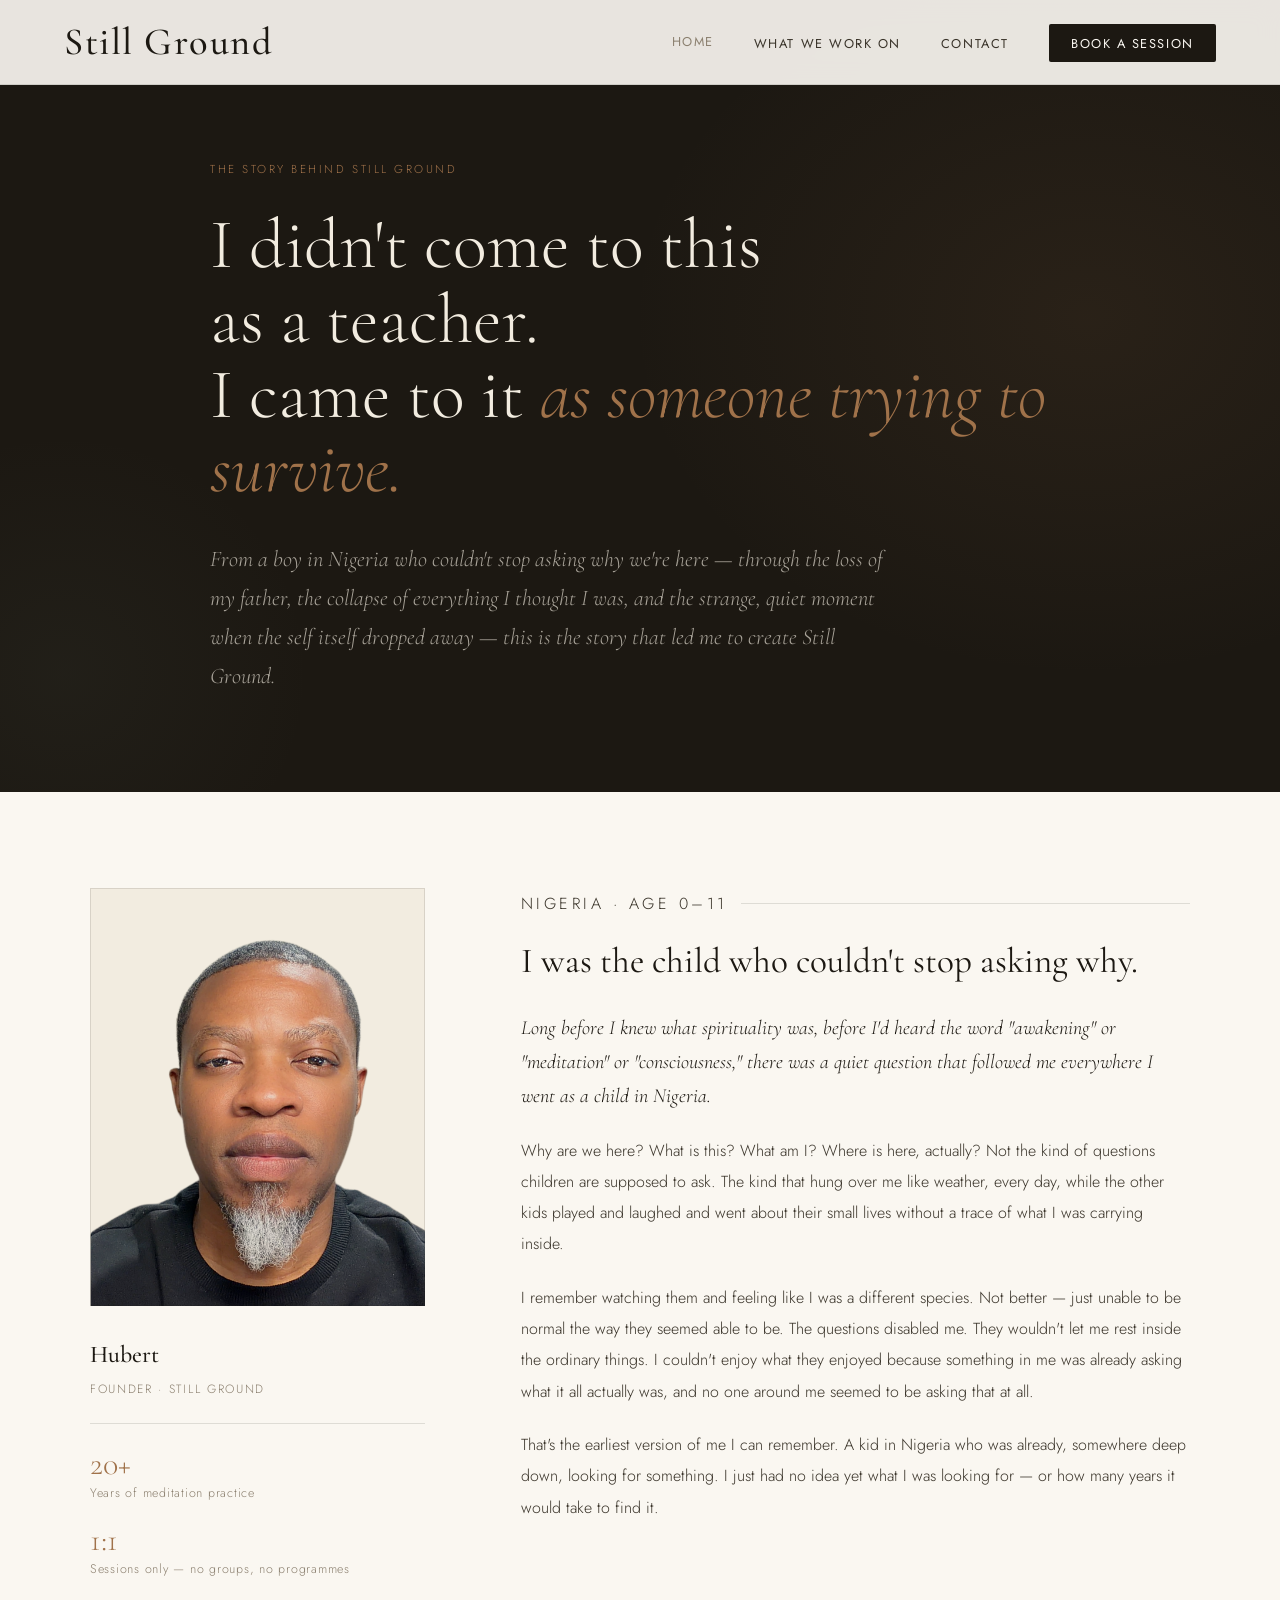
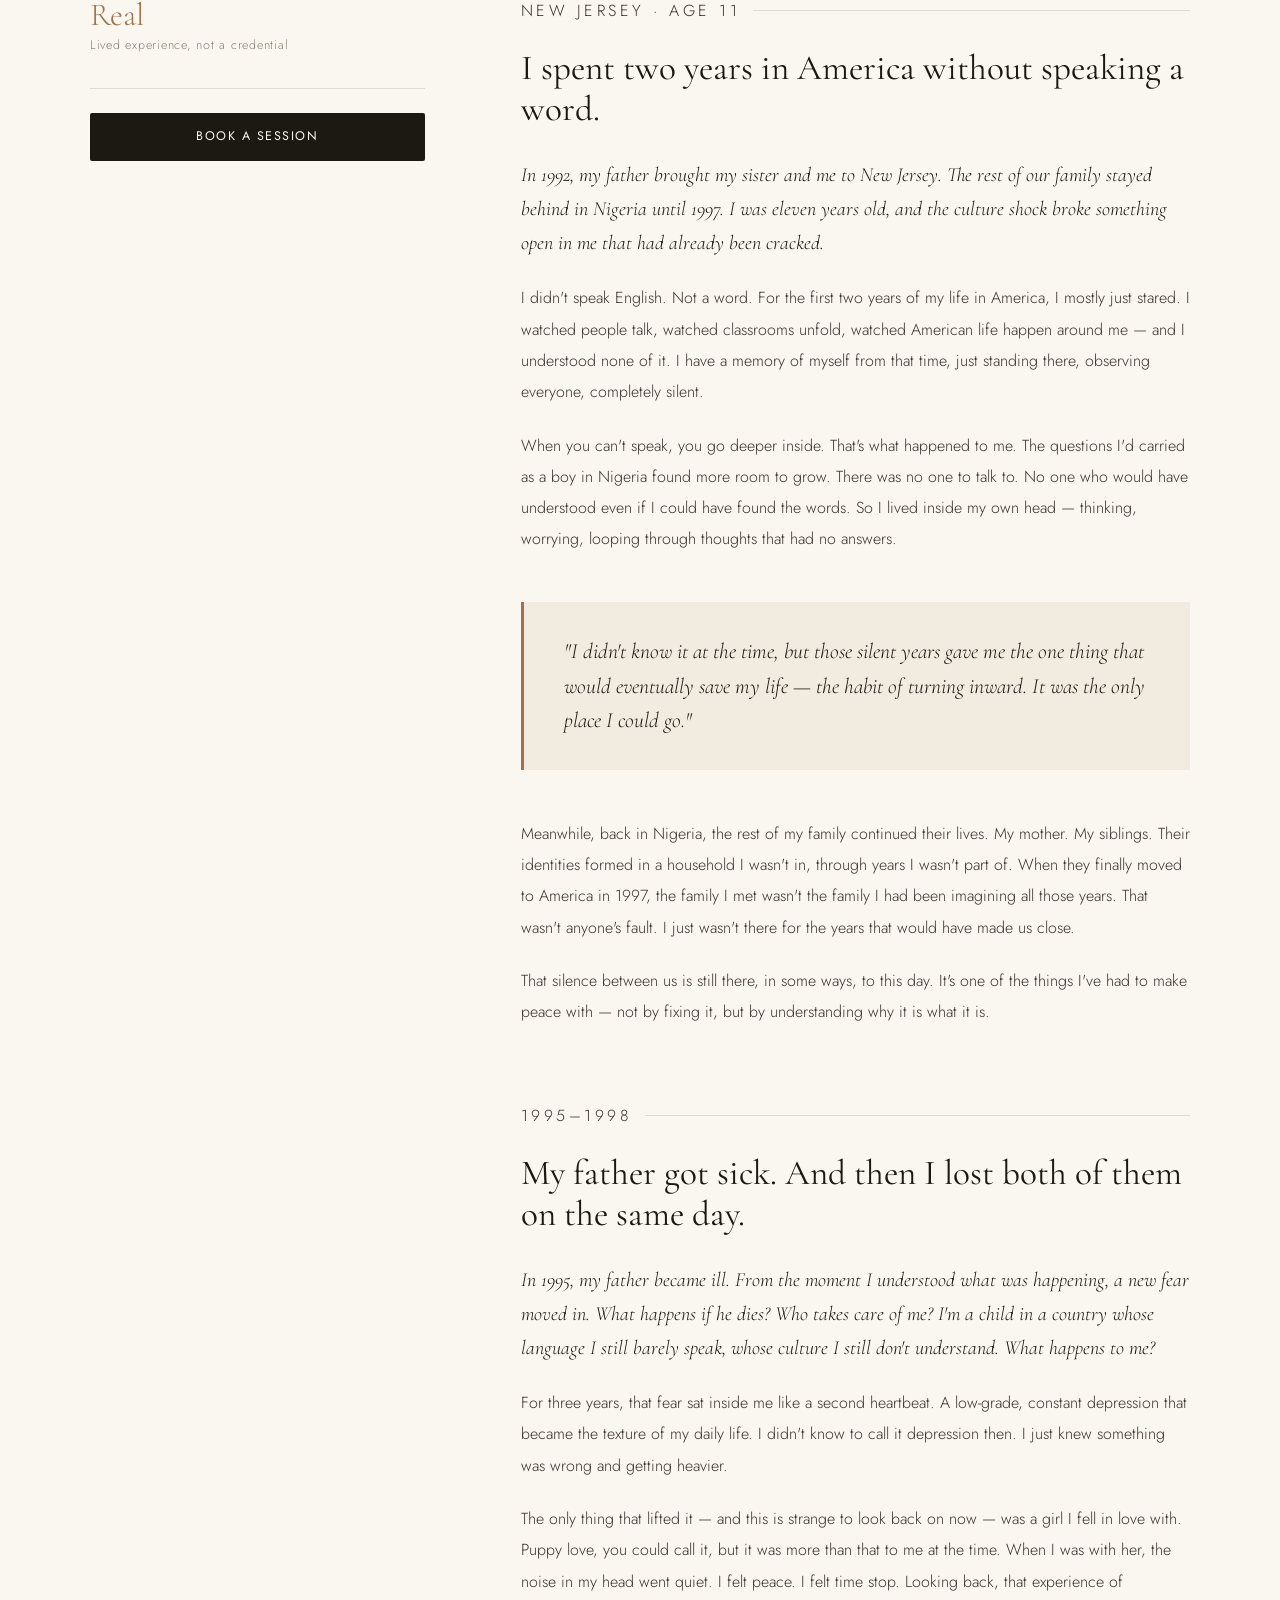
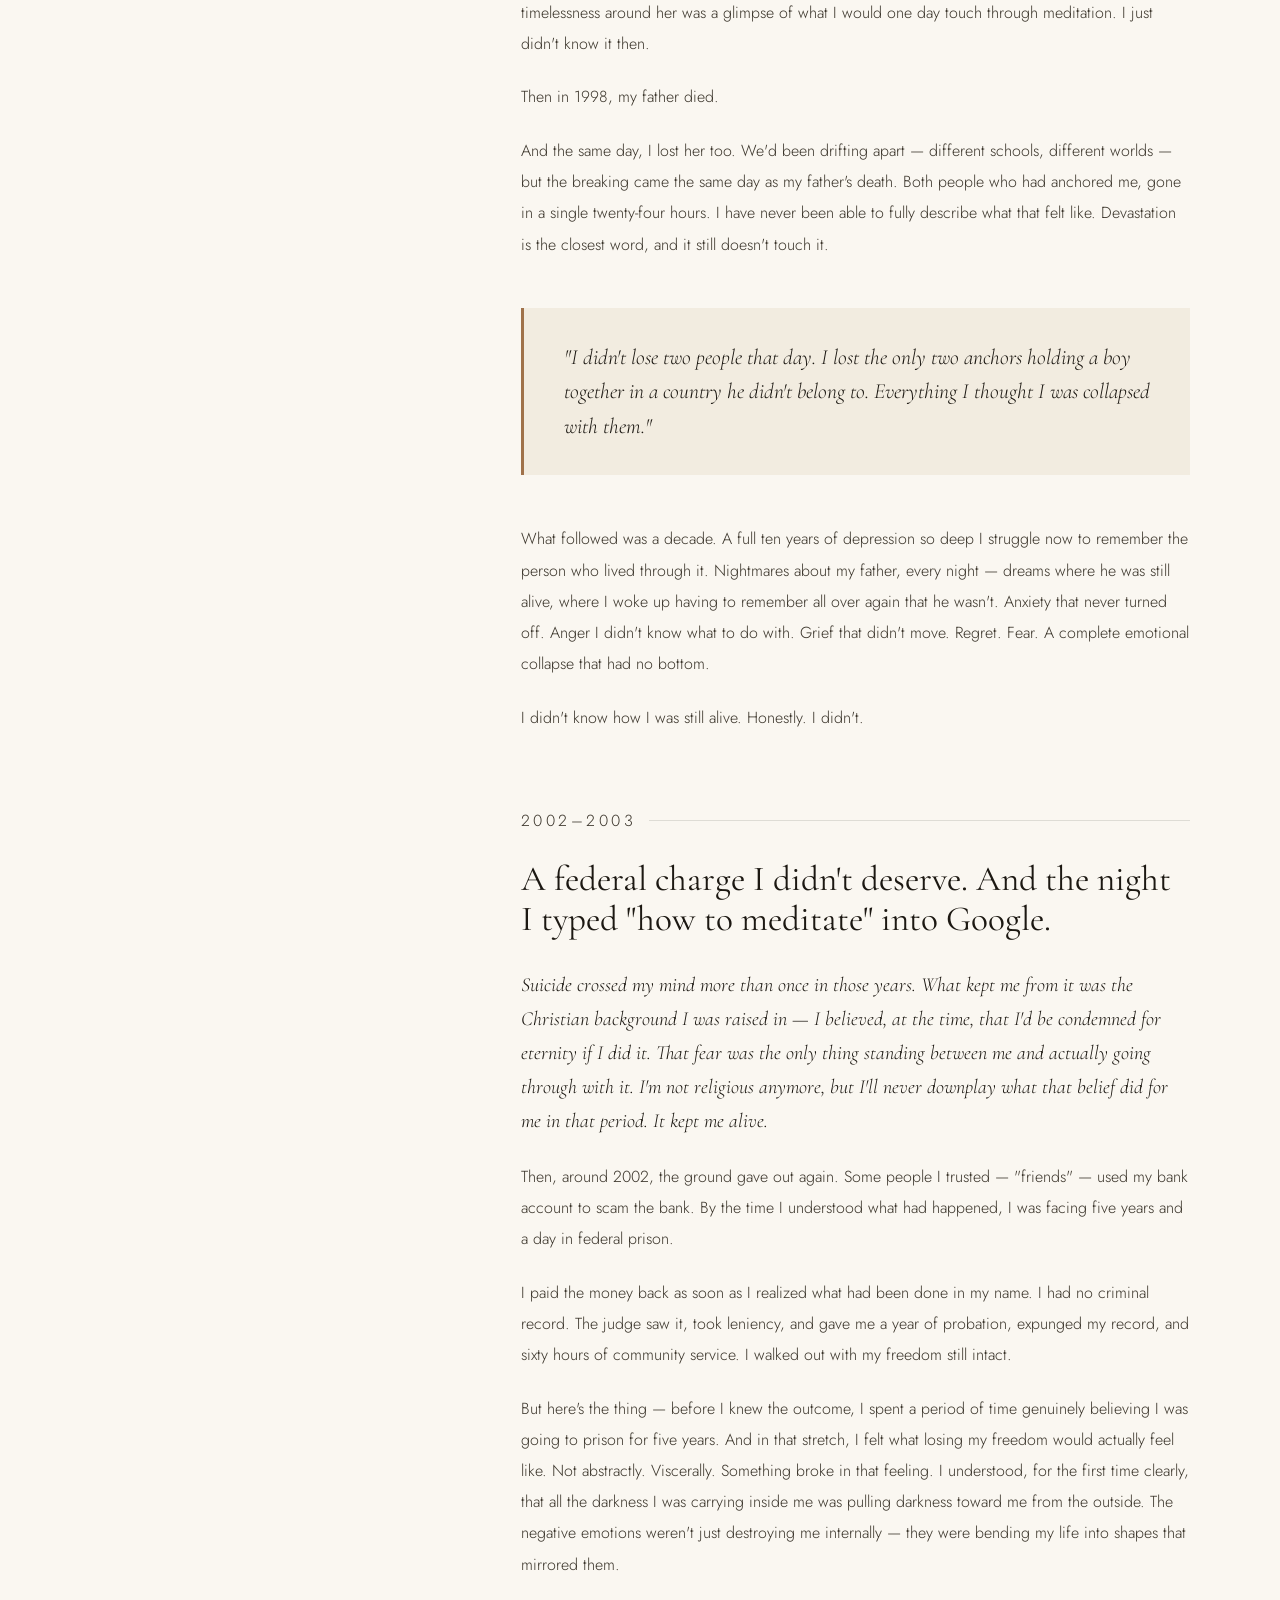
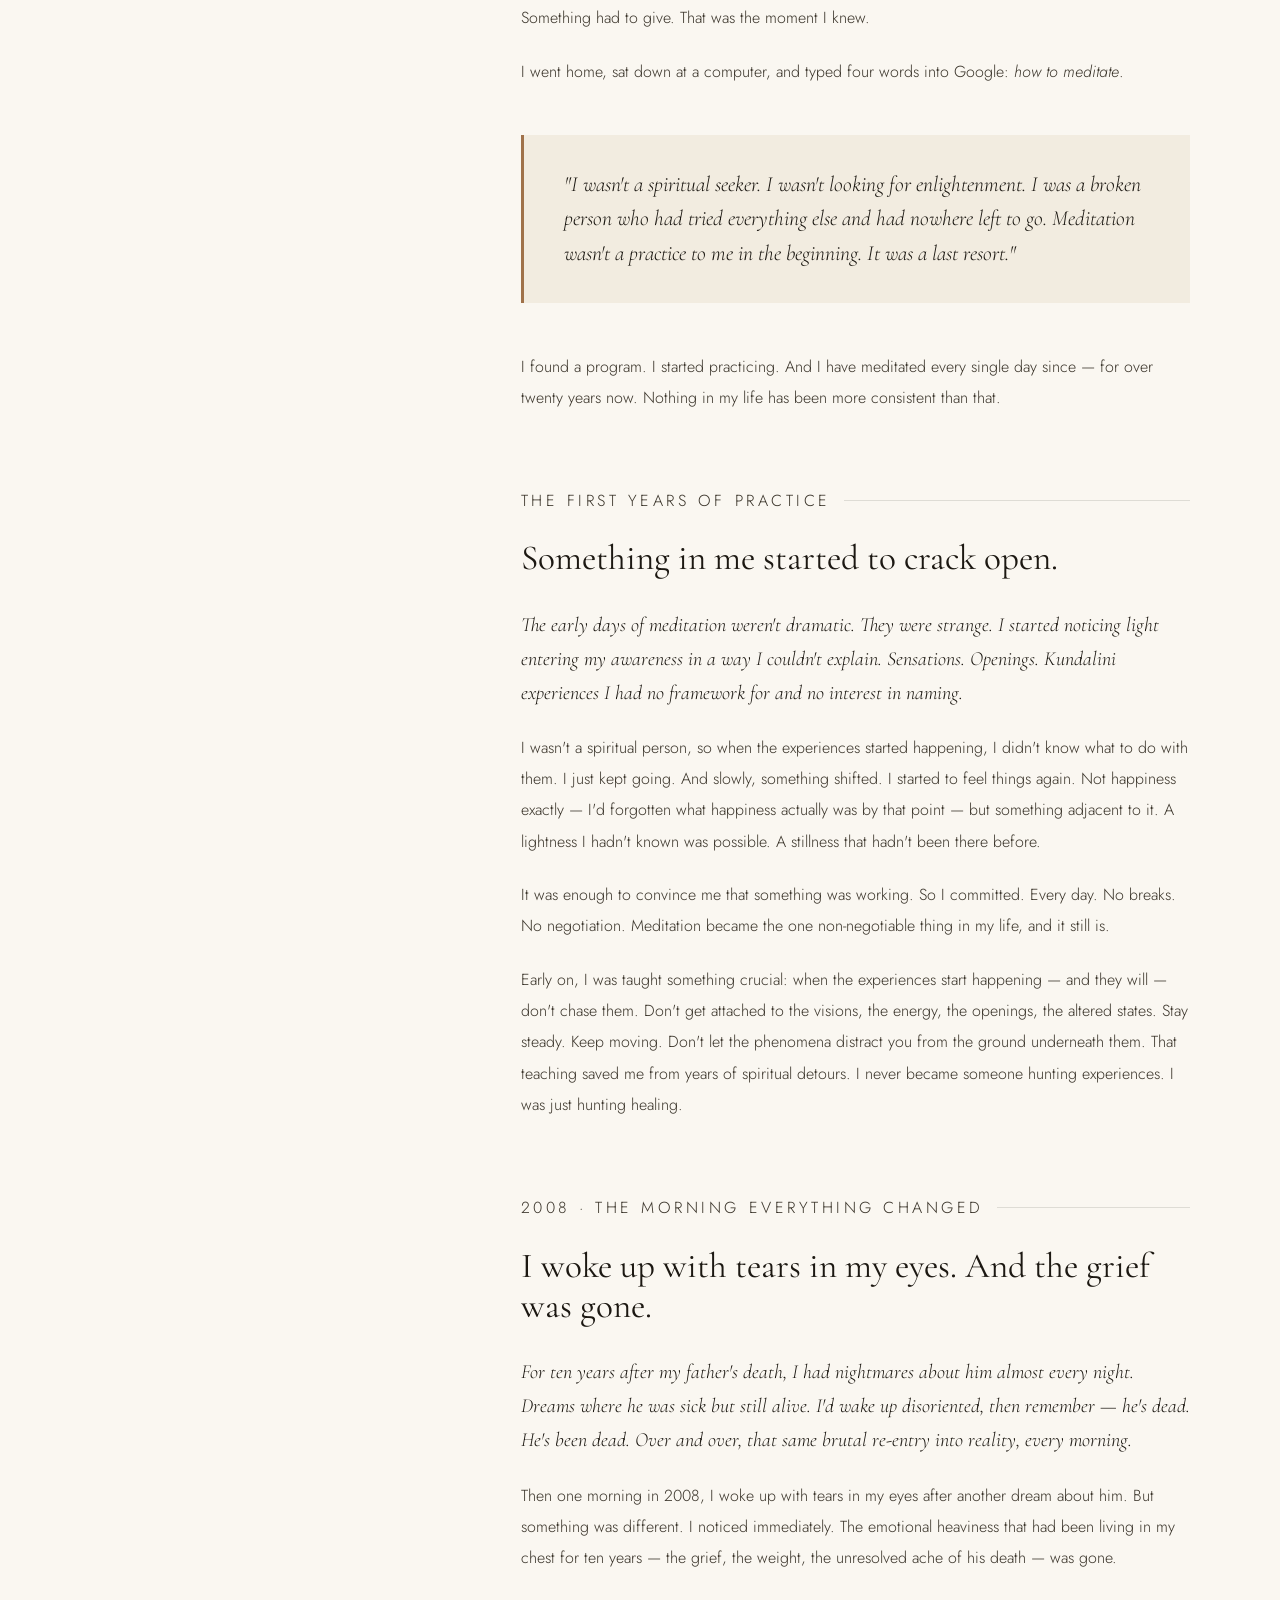
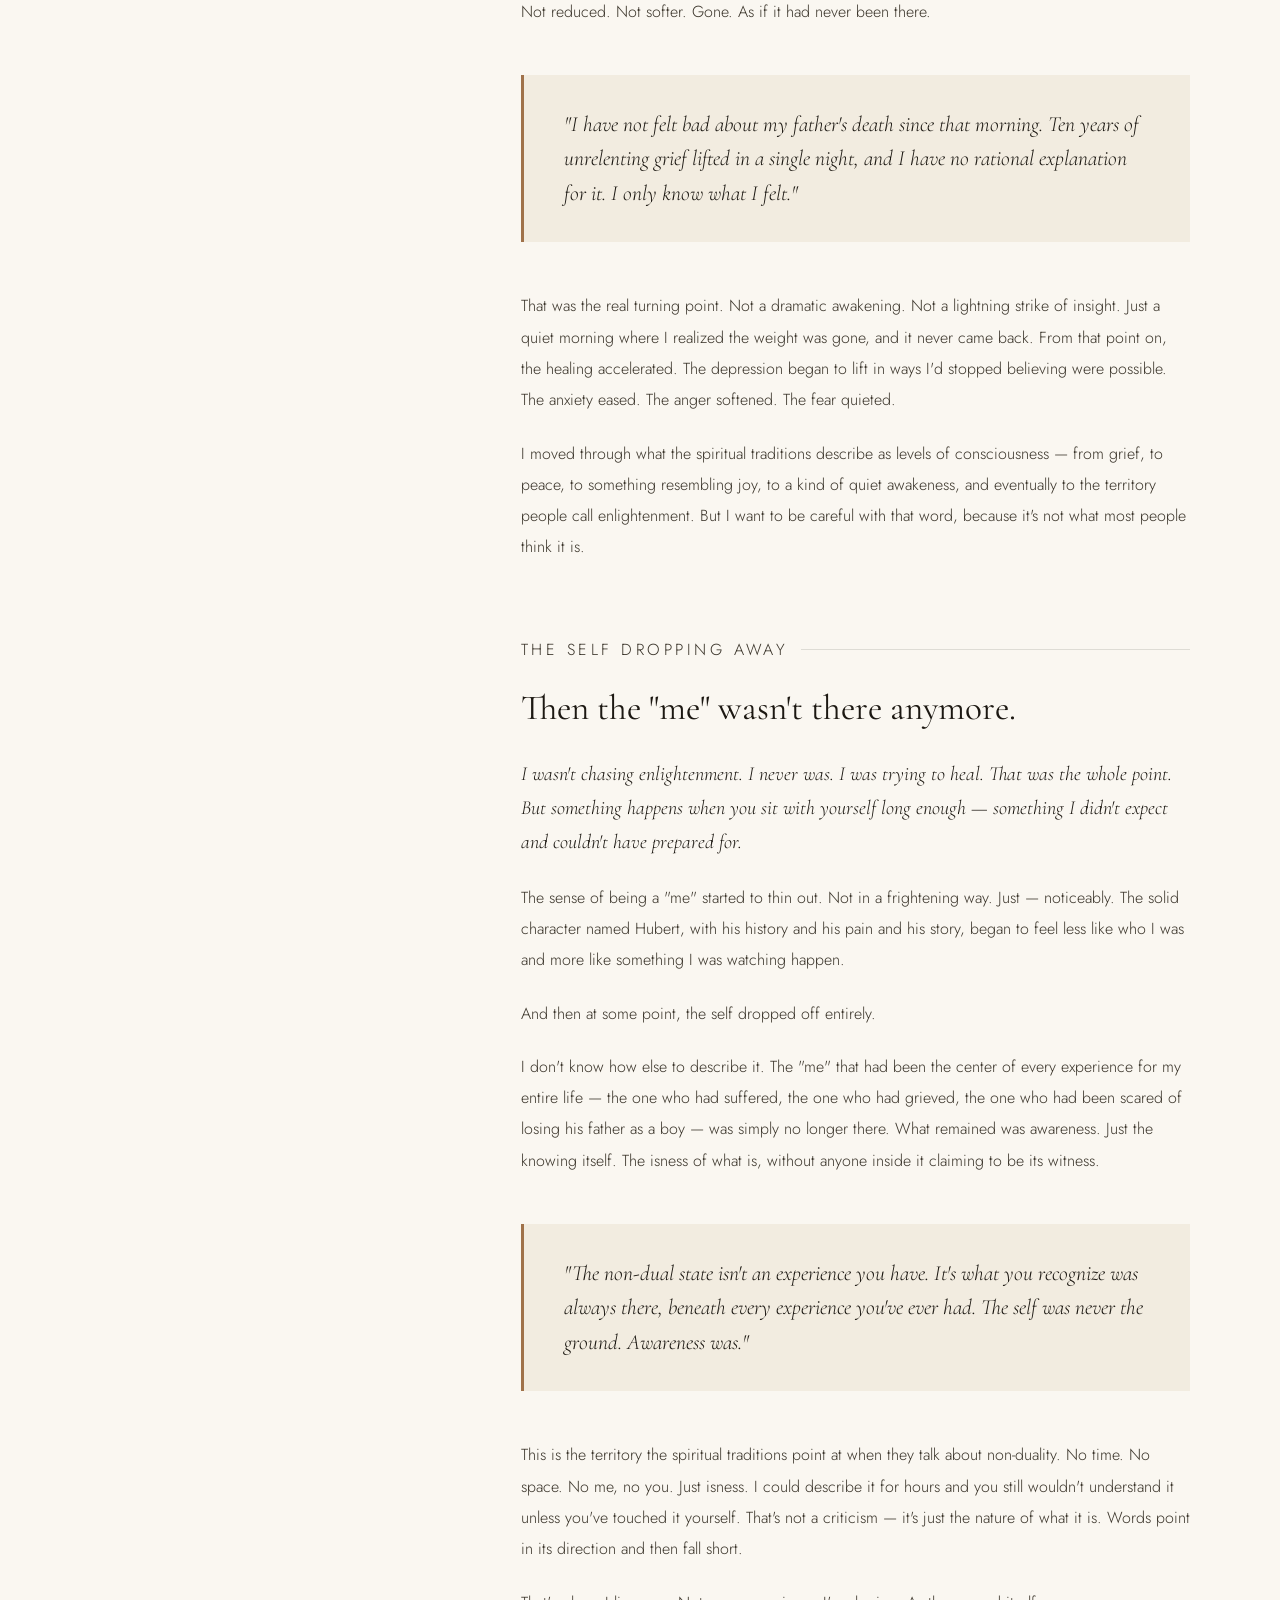
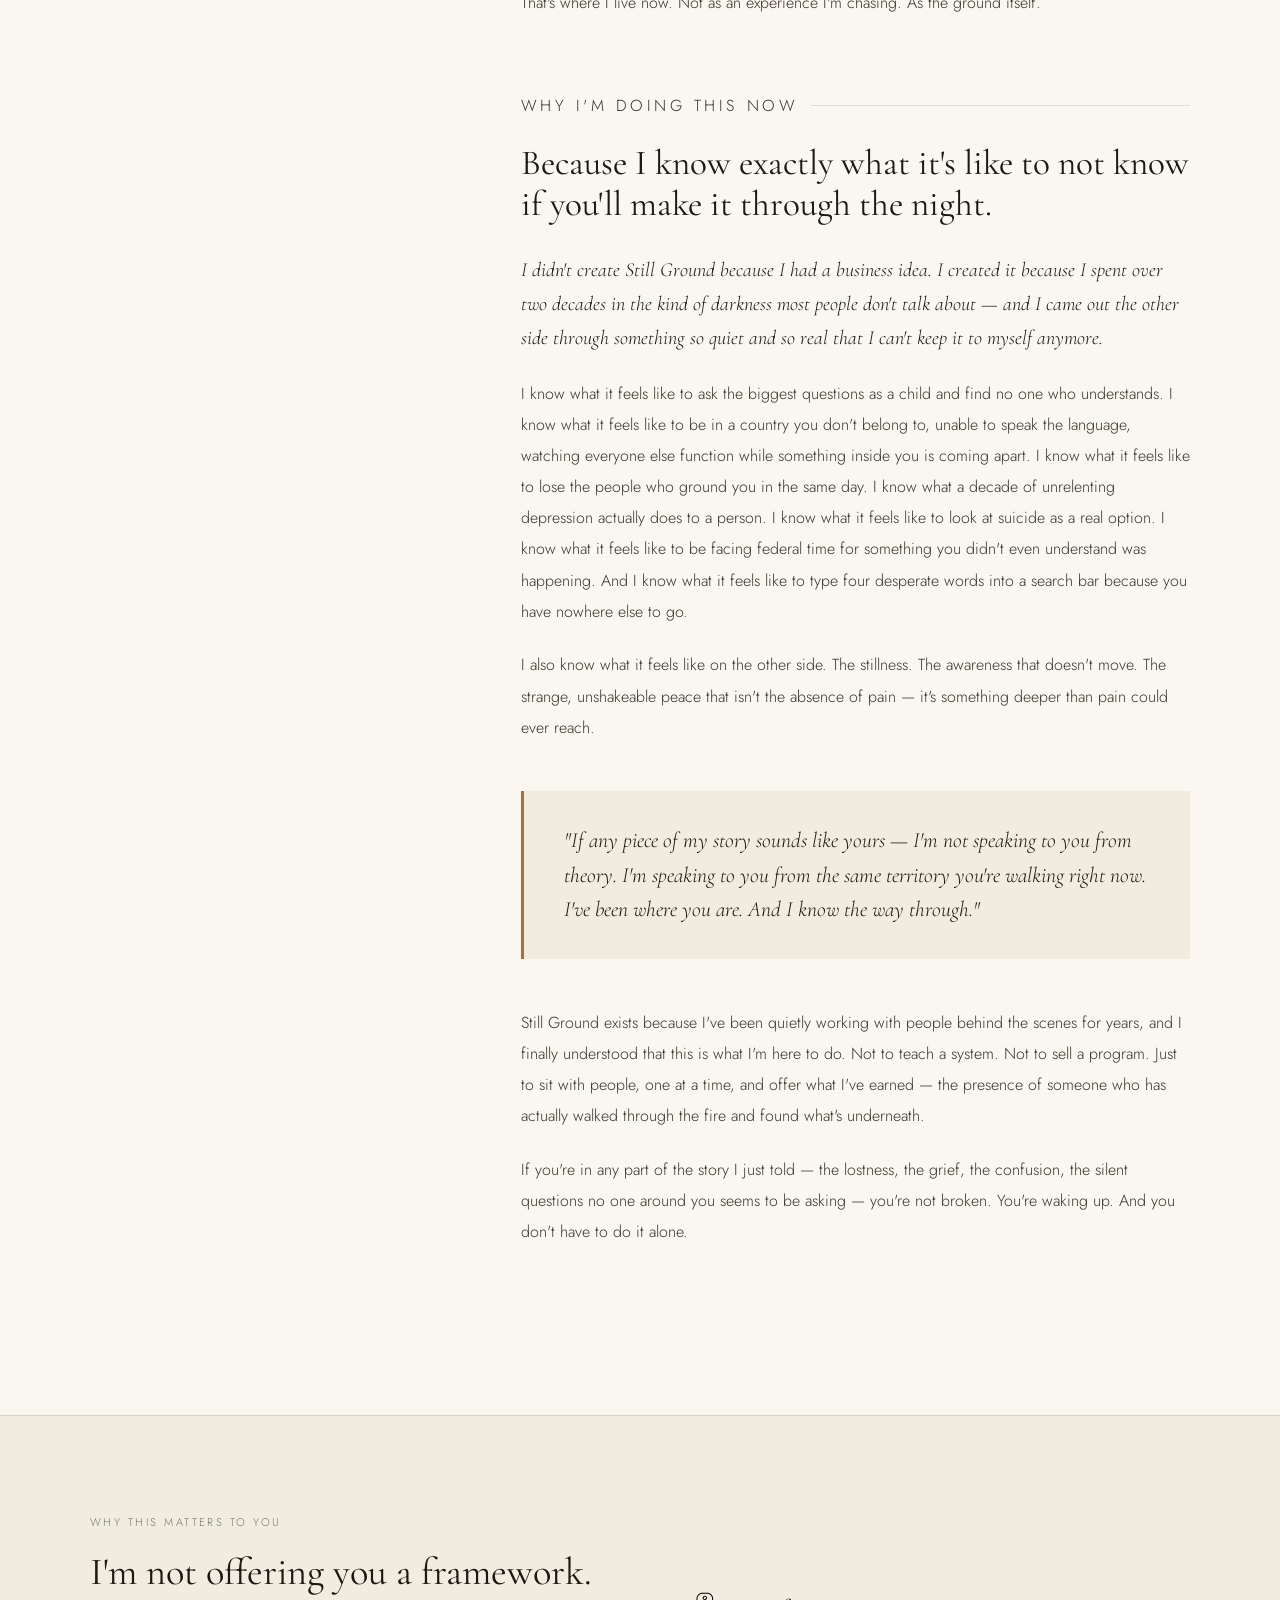
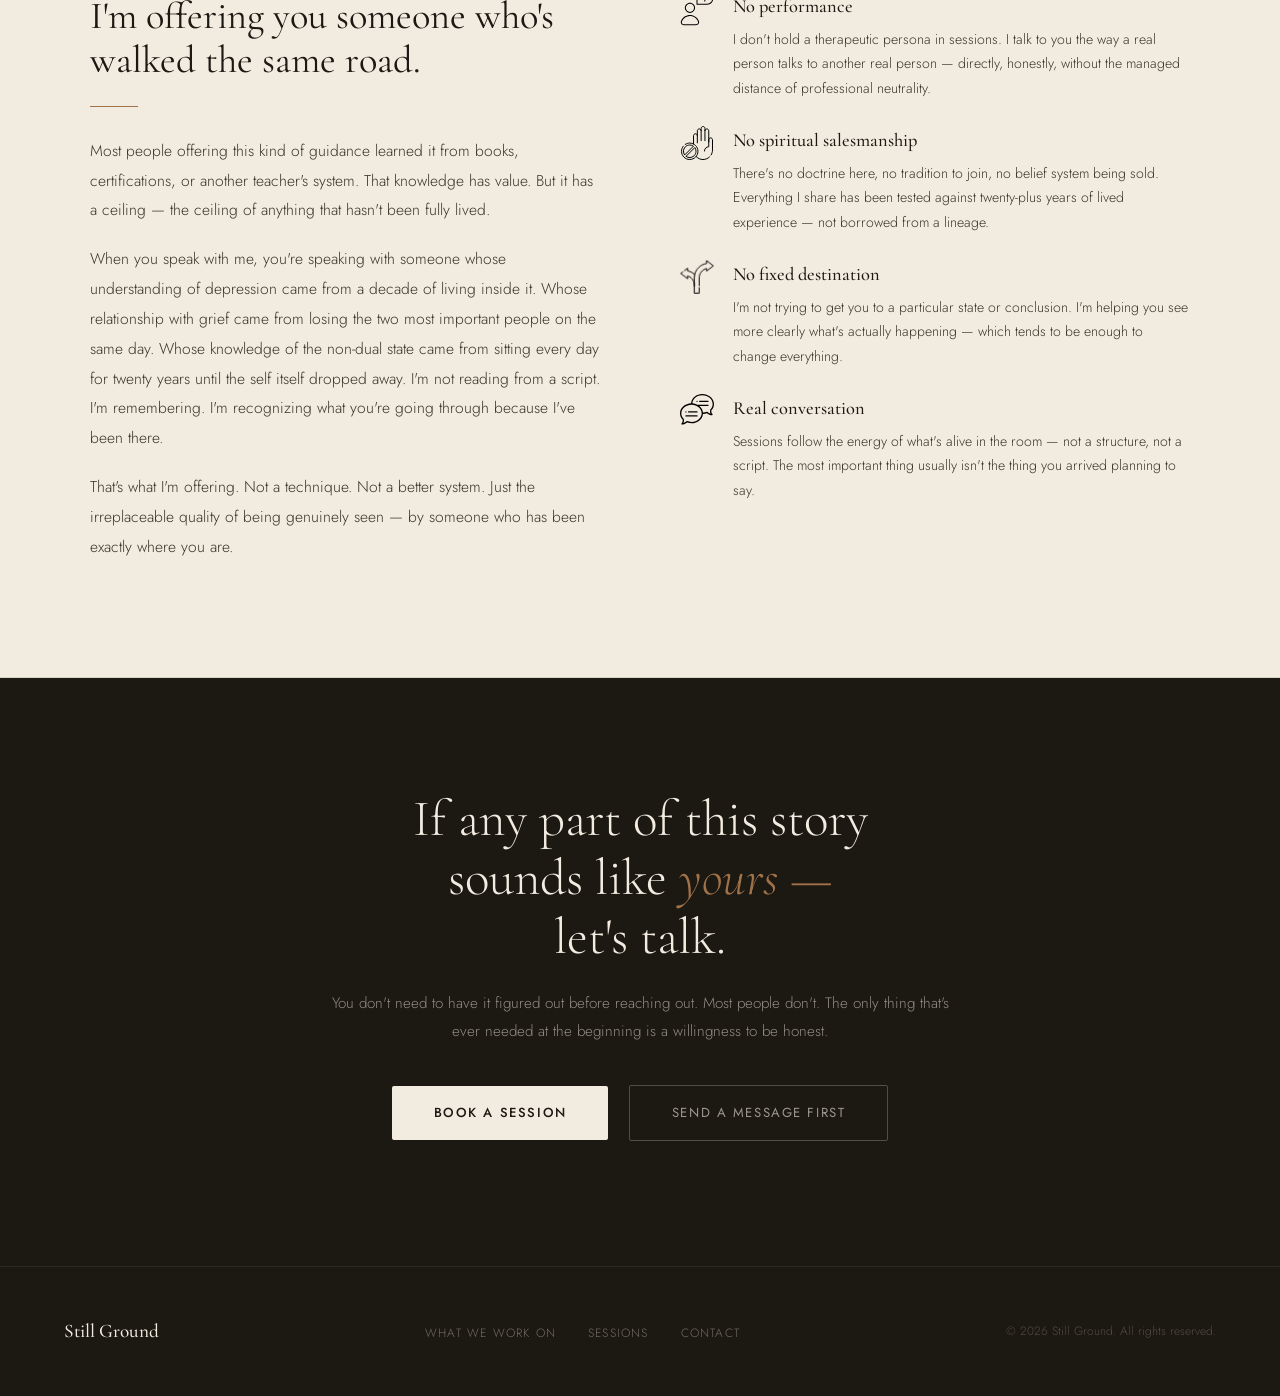
<file: about.html>
<!DOCTYPE html>
<html lang="en">

<head>
  <meta charset="UTF-8" />
  <meta name="viewport" content="width=device-width, initial-scale=1.0" />
  <!-- ─── PRIMARY SEO ───────────────────────────────── -->
  <title>About Hubert — Still Ground Spiritual Guidance</title>
  <meta name="description"
    content="Hubert's real story — from a curious child in Nigeria, through the loss of his father, a decade of depression, and the morning in 2008 when everything shifted. The life behind Still Ground." />
  <meta name="keywords"
    content="spiritual awakening story, meditation journey, depression recovery through meditation, spiritual mentor background, conscious living guide, inner transformation story, non-duality lived experience" />
  <meta name="author" content="Hubert · Still Ground" />
  <meta name="robots" content="index, follow, max-image-preview:large" />
  <meta name="theme-color" content="#1c1812" />
  <link rel="canonical" href="https://www.stillground.net/about.html" />
  <link rel="alternate" hreflang="en" href="https://www.stillground.net/about.html" />
  <link rel="alternate" hreflang="x-default" href="https://www.stillground.net/about.html" />

  <!-- ─── FAVICON & APP ICONS ────────────────────────── -->
  <link rel="icon" type="image/svg+xml" href="favicon.svg" />
  <link rel="apple-touch-icon" href="favicon.svg" />

  <!-- ─── OPEN GRAPH ─────────────────────────────────── -->
  <meta property="og:type" content="profile" />
  <meta property="og:url" content="https://www.stillground.net/about.html" />
  <meta property="og:title" content="About Hubert — The Story Behind Still Ground" />
  <meta property="og:description"
    content="This isn't something Hubert learned. It's something he survived. Twenty years of depression, emptiness, and spiritual awakening — and what he found underneath all of it." />
  <meta property="og:image" content="https://www.stillground.net/og-image.png" />
  <meta property="og:image:width" content="1200" />
  <meta property="og:image:height" content="630" />
  <meta property="og:image:alt" content="Still Ground — spiritual and emotional guidance with Hubert" />
  <meta property="og:site_name" content="Still Ground" />
  <meta property="og:locale" content="en_US" />

  <!-- ─── TWITTER CARD ─────────────────────────────── -->
  <meta name="twitter:card" content="summary_large_image" />
  <meta name="twitter:title" content="About Hubert — The Story Behind Still Ground" />
  <meta name="twitter:description"
    content="20+ years navigating depression, emptiness, and spiritual awakening. This isn't something Hubert learned — it's something he survived." />
  <meta name="twitter:image" content="https://www.stillground.net/og-image.png" />
  <meta name="twitter:image:alt" content="Still Ground — spiritual and emotional guidance with Hubert" />

  <!-- TODO BEFORE LAUNCH: Replace G-XXXXXXXXXX (GA4 Measurement ID) and YOUR_VERIFICATION_TOKEN (Search Console). See index.html for full setup notes. -->
  <meta name="google-site-verification" content="YOUR_VERIFICATION_TOKEN" />
  <script async src="https://www.googletagmanager.com/gtag/js?id=G-XXXXXXXXXX"></script>
  <script>
    window.dataLayer = window.dataLayer || [];
    function gtag() { dataLayer.push(arguments); }
    gtag('js', new Date());
    gtag('config', 'G-XXXXXXXXXX');
  </script>

  <!-- ─── SCHEMA ────────────────────────────────────── -->
  <script type="application/ld+json">
  {
    "@context": "https://schema.org",
    "@type": "AboutPage",
    "@id": "https://www.stillground.net/about.html",
    "url": "https://www.stillground.net/about.html",
    "name": "About Hubert | Still Ground",
    "description": "The story behind Still Ground — Hubert's twenty-year journey through depression, spiritual awakening, and the discovery of awareness as the ground beneath all experience.",
    "mainEntity": { "@id": "https://www.stillground.net/#person" },
    "isPartOf": { "@id": "https://www.stillground.net/#website" }
  }
  </script>
  <link rel="preconnect" href="https://fonts.googleapis.com" />
  <link rel="preconnect" href="https://fonts.gstatic.com" crossorigin />
  <link
    href="https://fonts.googleapis.com/css2?family=Cormorant+Garamond:ital,wght@0,300;0,400;0,500;0,600;1,300;1,400&family=Jost:wght@300;400;500&display=swap"
    rel="stylesheet" />
  <link rel="stylesheet" href="styles/about.css">

</head>

<body>

  <a href="#main" class="skip-link">Skip to main content</a>

  <!-- NAV -->
  <nav aria-label="Primary">
    <a href="index.html" class="nav-logo" aria-label="Still Ground — home">Still Ground</a>
    <div class="menu-icon">
      <span></span>
      <span></span>
      <span></span>
    </div>
    <ul class="nav-links">
      <li><a href="index.html" class="nav-back">Home</a></li>
      <li><a href="index.html#work">What We Work On</a></li>
      <li><a href="index.html#contact">Contact</a></li>
      <li><a href="booking.html" class="nav-cta">Book a Session</a></li>
    </ul>
  </nav>

  <main id="main">

    <!-- PAGE HERO -->
    <div class="page-hero">
      <div class="page-hero-inner">
        <p class="page-eyebrow">The story behind Still Ground</p>
        <h1 class="page-title">
          I didn't come to this<br>as a teacher.<br>I came to it <em>as someone trying to survive.</em>
        </h1>
        <p class="page-intro">
          From a boy in Nigeria who couldn't stop asking why we're here — through the loss of my father, the collapse of
          everything I thought I was, and the strange, quiet moment when the self itself dropped away — this is the
          story that led me to create Still Ground.
        </p>
      </div>
    </div>

    <!-- STORY BODY -->
    <section class="story-section">
      <div class="story-inner">

        <!-- Sidebar -->
        <div class="story-sidebar reveal">
          <div class="portrait-box">
            <img src="images/founder.png" alt="Hubert — Founder of Still Ground" class="sidebar-img" />
          </div>
          <p class="sidebar-name">Hubert</p>
          <p class="sidebar-role">Founder · Still Ground</p>
          <div class="sidebar-stats">
            <div class="stat">
              <span class="stat-number">20+</span>
              <span class="stat-label">Years of meditation practice</span>
            </div>
            <div class="stat">
              <span class="stat-number">1:1</span>
              <span class="stat-label">Sessions only — no groups, no programmes</span>
            </div>
            <div class="stat">
              <span class="stat-number">Real</span>
              <span class="stat-label">Lived experience, not a credential</span>
            </div>
          </div>
          <div class="sidebar-cta">
            <a href="booking.html" class="btn-primary">Book a Session</a>
          </div>
        </div>

        <!-- Story Chapters -->
        <div class="story-content">

          <!-- Chapter 1: Nigeria -->
          <div class="chapter">
            <p class="chapter-label">Nigeria · Age 0–11</p>
            <h2 class="chapter-title">I was the child who couldn't stop asking why.</h2>
            <p class="lead">Long before I knew what spirituality was, before I'd heard the word "awakening" or
              "meditation" or "consciousness," there was a quiet question that followed me everywhere I went as a child
              in Nigeria.</p>
            <p>Why are we here? What is this? What am I? Where is here, actually? Not the kind of questions children are
              supposed to ask. The kind that hung over me like weather, every day, while the other kids played and
              laughed and went about their small lives without a trace of what I was carrying inside.</p>
            <p>I remember watching them and feeling like I was a different species. Not better — just unable to be
              normal the way they seemed able to be. The questions disabled me. They wouldn't let me rest inside the
              ordinary things. I couldn't enjoy what they enjoyed because something in me was already asking what it all
              actually was, and no one around me seemed to be asking that at all.</p>
            <p>That's the earliest version of me I can remember. A kid in Nigeria who was already, somewhere deep down,
              looking for something. I just had no idea yet what I was looking for — or how many years it would take to
              find it.</p>
          </div>

          <!-- Chapter 2: America -->
          <div class="chapter">
            <p class="chapter-label">New Jersey · Age 11</p>
            <h2 class="chapter-title">I spent two years in America without speaking a word.</h2>
            <p class="lead">In 1992, my father brought my sister and me to New Jersey. The rest of our family stayed
              behind in Nigeria until 1997. I was eleven years old, and the culture shock broke something open in me
              that had already been cracked.</p>
            <p>I didn't speak English. Not a word. For the first two years of my life in America, I mostly just stared.
              I watched people talk, watched classrooms unfold, watched American life happen around me — and I
              understood none of it. I have a memory of myself from that time, just standing there, observing everyone,
              completely silent.</p>
            <p>When you can't speak, you go deeper inside. That's what happened to me. The questions I'd carried as a
              boy in Nigeria found more room to grow. There was no one to talk to. No one who would have understood even
              if I could have found the words. So I lived inside my own head — thinking, worrying, looping through
              thoughts that had no answers.</p>

            <div class="pull-quote">
              <p>"I didn't know it at the time, but those silent years gave me the one thing that would eventually save
                my life — the habit of turning inward. It was the only place I could go."</p>
            </div>

            <p>Meanwhile, back in Nigeria, the rest of my family continued their lives. My mother. My siblings. Their
              identities formed in a household I wasn't in, through years I wasn't part of. When they finally moved to
              America in 1997, the family I met wasn't the family I had been imagining all those years. That wasn't
              anyone's fault. I just wasn't there for the years that would have made us close.</p>
            <p>That silence between us is still there, in some ways, to this day. It's one of the things I've had to
              make peace with — not by fixing it, but by understanding why it is what it is.</p>
          </div>

          <!-- Chapter 3: Losing Everything -->
          <div class="chapter">
            <p class="chapter-label">1995–1998</p>
            <h2 class="chapter-title">My father got sick. And then I lost both of them on the same day.</h2>
            <p class="lead">In 1995, my father became ill. From the moment I understood what was happening, a new fear
              moved in. What happens if he dies? Who takes care of me? I'm a child in a country whose language I still
              barely speak, whose culture I still don't understand. What happens to me?</p>
            <p>For three years, that fear sat inside me like a second heartbeat. A low-grade, constant depression that
              became the texture of my daily life. I didn't know to call it depression then. I just knew something was
              wrong and getting heavier.</p>
            <p>The only thing that lifted it — and this is strange to look back on now — was a girl I fell in love with.
              Puppy love, you could call it, but it was more than that to me at the time. When I was with her, the noise
              in my head went quiet. I felt peace. I felt time stop. Looking back, that experience of timelessness
              around her was a glimpse of what I would one day touch through meditation. I just didn't know it then.</p>
            <p>Then in 1998, my father died.</p>
            <p>And the same day, I lost her too. We'd been drifting apart — different schools, different worlds — but
              the breaking came the same day as my father's death. Both people who had anchored me, gone in a single
              twenty-four hours. I have never been able to fully describe what that felt like. Devastation is the
              closest word, and it still doesn't touch it.</p>

            <div class="pull-quote">
              <p>"I didn't lose two people that day. I lost the only two anchors holding a boy together in a country he
                didn't belong to. Everything I thought I was collapsed with them."</p>
            </div>

            <p>What followed was a decade. A full ten years of depression so deep I struggle now to remember the person
              who lived through it. Nightmares about my father, every night — dreams where he was still alive, where I
              woke up having to remember all over again that he wasn't. Anxiety that never turned off. Anger I didn't
              know what to do with. Grief that didn't move. Regret. Fear. A complete emotional collapse that had no
              bottom.</p>
            <p>I didn't know how I was still alive. Honestly. I didn't.</p>
          </div>

          <!-- Chapter 4: The Breaking Point -->
          <div class="chapter">
            <p class="chapter-label">2002–2003</p>
            <h2 class="chapter-title">A federal charge I didn't deserve. And the night I typed "how to meditate" into
              Google.</h2>
            <p class="lead">Suicide crossed my mind more than once in those years. What kept me from it was the
              Christian background I was raised in — I believed, at the time, that I'd be condemned for eternity if I
              did it. That fear was the only thing standing between me and actually going through with it. I'm not
              religious anymore, but I'll never downplay what that belief did for me in that period. It kept me alive.
            </p>
            <p>Then, around 2002, the ground gave out again. Some people I trusted — "friends" — used my bank account to
              scam the bank. By the time I understood what had happened, I was facing five years and a day in federal
              prison.</p>
            <p>I paid the money back as soon as I realized what had been done in my name. I had no criminal record. The
              judge saw it, took leniency, and gave me a year of probation, expunged my record, and sixty hours of
              community service. I walked out with my freedom still intact.</p>
            <p>But here's the thing — before I knew the outcome, I spent a period of time genuinely believing I was
              going to prison for five years. And in that stretch, I felt what losing my freedom would actually feel
              like. Not abstractly. Viscerally. Something broke in that feeling. I understood, for the first time
              clearly, that all the darkness I was carrying inside me was pulling darkness toward me from the outside.
              The negative emotions weren't just destroying me internally — they were bending my life into shapes that
              mirrored them.</p>
            <p>Something had to give. That was the moment I knew.</p>
            <p>I went home, sat down at a computer, and typed four words into Google: <em>how to meditate</em>.</p>

            <div class="pull-quote">
              <p>"I wasn't a spiritual seeker. I wasn't looking for enlightenment. I was a broken person who had tried
                everything else and had nowhere left to go. Meditation wasn't a practice to me in the beginning. It was
                a last resort."</p>
            </div>

            <p>I found a program. I started practicing. And I have meditated every single day since — for over twenty
              years now. Nothing in my life has been more consistent than that.</p>
          </div>

          <!-- Chapter 5: Meditation & Early Shifts -->
          <div class="chapter">
            <p class="chapter-label">The First Years of Practice</p>
            <h2 class="chapter-title">Something in me started to crack open.</h2>
            <p class="lead">The early days of meditation weren't dramatic. They were strange. I started noticing light
              entering my awareness in a way I couldn't explain. Sensations. Openings. Kundalini experiences I had no
              framework for and no interest in naming.</p>
            <p>I wasn't a spiritual person, so when the experiences started happening, I didn't know what to do with
              them. I just kept going. And slowly, something shifted. I started to feel things again. Not happiness
              exactly — I'd forgotten what happiness actually was by that point — but something adjacent to it. A
              lightness I hadn't known was possible. A stillness that hadn't been there before.</p>
            <p>It was enough to convince me that something was working. So I committed. Every day. No breaks. No
              negotiation. Meditation became the one non-negotiable thing in my life, and it still is.</p>
            <p>Early on, I was taught something crucial: when the experiences start happening — and they will — don't
              chase them. Don't get attached to the visions, the energy, the openings, the altered states. Stay steady.
              Keep moving. Don't let the phenomena distract you from the ground underneath them. That teaching saved me
              from years of spiritual detours. I never became someone hunting experiences. I was just hunting healing.
            </p>
          </div>

          <!-- Chapter 6: 2008 -->
          <div class="chapter">
            <p class="chapter-label">2008 · The Morning Everything Changed</p>
            <h2 class="chapter-title">I woke up with tears in my eyes. And the grief was gone.</h2>
            <p class="lead">For ten years after my father's death, I had nightmares about him almost every night. Dreams
              where he was sick but still alive. I'd wake up disoriented, then remember — he's dead. He's been dead.
              Over and over, that same brutal re-entry into reality, every morning.</p>
            <p>Then one morning in 2008, I woke up with tears in my eyes after another dream about him. But something
              was different. I noticed immediately. The emotional heaviness that had been living in my chest for ten
              years — the grief, the weight, the unresolved ache of his death — was gone.</p>
            <p>Not reduced. Not softer. Gone. As if it had never been there.</p>

            <div class="pull-quote">
              <p>"I have not felt bad about my father's death since that morning. Ten years of unrelenting grief lifted
                in a single night, and I have no rational explanation for it. I only know what I felt."</p>
            </div>

            <p>That was the real turning point. Not a dramatic awakening. Not a lightning strike of insight. Just a
              quiet morning where I realized the weight was gone, and it never came back. From that point on, the
              healing accelerated. The depression began to lift in ways I'd stopped believing were possible. The anxiety
              eased. The anger softened. The fear quieted.</p>
            <p>I moved through what the spiritual traditions describe as levels of consciousness — from grief, to peace,
              to something resembling joy, to a kind of quiet awakeness, and eventually to the territory people call
              enlightenment. But I want to be careful with that word, because it's not what most people think it is.</p>
          </div>

          <!-- Chapter 7: Non-Dual Recognition -->
          <div class="chapter">
            <p class="chapter-label">The Self Dropping Away</p>
            <h2 class="chapter-title">Then the "me" wasn't there anymore.</h2>
            <p class="lead">I wasn't chasing enlightenment. I never was. I was trying to heal. That was the whole point.
              But something happens when you sit with yourself long enough — something I didn't expect and couldn't have
              prepared for.</p>
            <p>The sense of being a "me" started to thin out. Not in a frightening way. Just — noticeably. The solid
              character named Hubert, with his history and his pain and his story, began to feel less like who I was and
              more like something I was watching happen.</p>
            <p>And then at some point, the self dropped off entirely.</p>
            <p>I don't know how else to describe it. The "me" that had been the center of every experience for my entire
              life — the one who had suffered, the one who had grieved, the one who had been scared of losing his father
              as a boy — was simply no longer there. What remained was awareness. Just the knowing itself. The isness of
              what is, without anyone inside it claiming to be its witness.</p>

            <div class="pull-quote">
              <p>"The non-dual state isn't an experience you have. It's what you recognize was always there, beneath
                every experience you've ever had. The self was never the ground. Awareness was."</p>
            </div>

            <p>This is the territory the spiritual traditions point at when they talk about non-duality. No time. No
              space. No me, no you. Just isness. I could describe it for hours and you still wouldn't understand it
              unless you've touched it yourself. That's not a criticism — it's just the nature of what it is. Words
              point in its direction and then fall short.</p>
            <p>That's where I live now. Not as an experience I'm chasing. As the ground itself.</p>
          </div>

          <!-- Chapter 8: Why Still Ground -->
          <div class="chapter">
            <p class="chapter-label">Why I'm Doing This Now</p>
            <h2 class="chapter-title">Because I know exactly what it's like to not know if you'll make it through the
              night.</h2>
            <p class="lead">I didn't create Still Ground because I had a business idea. I created it because I spent
              over two decades in the kind of darkness most people don't talk about — and I came out the other side
              through something so quiet and so real that I can't keep it to myself anymore.</p>
            <p>I know what it feels like to ask the biggest questions as a child and find no one who understands. I know
              what it feels like to be in a country you don't belong to, unable to speak the language, watching everyone
              else function while something inside you is coming apart. I know what it feels like to lose the people who
              ground you in the same day. I know what a decade of unrelenting depression actually does to a person. I
              know what it feels like to look at suicide as a real option. I know what it feels like to be facing
              federal time for something you didn't even understand was happening. And I know what it feels like to type
              four desperate words into a search bar because you have nowhere else to go.</p>
            <p>I also know what it feels like on the other side. The stillness. The awareness that doesn't move. The
              strange, unshakeable peace that isn't the absence of pain — it's something deeper than pain could ever
              reach.</p>

            <div class="pull-quote">
              <p>"If any piece of my story sounds like yours — I'm not speaking to you from theory. I'm speaking to you
                from the same territory you're walking right now. I've been where you are. And I know the way through."
              </p>
            </div>

            <p>Still Ground exists because I've been quietly working with people behind the scenes for years, and I
              finally understood that this is what I'm here to do. Not to teach a system. Not to sell a program. Just to
              sit with people, one at a time, and offer what I've earned — the presence of someone who has actually
              walked through the fire and found what's underneath.</p>
            <p>If you're in any part of the story I just told — the lostness, the grief, the confusion, the silent
              questions no one around you seems to be asking — you're not broken. You're waking up. And you don't have
              to do it alone.</p>
          </div>

        </div>
      </div>
    </section>

    <!-- WHAT THIS MEANS FOR YOU -->
    <section class="bridge-section">
      <div class="bridge-inner">
        <div class="bridge-text reveal">
          <p class="section-label">Why This Matters to You</p>
          <h2>I'm not offering you a framework. I'm offering you someone who's walked the same road.</h2>
          <div class="divider"></div>
          <p>Most people offering this kind of guidance learned it from books, certifications, or another teacher's
            system. That knowledge has value. But it has a ceiling — the ceiling of anything that hasn't been fully
            lived.</p>
          <p>When you speak with me, you're speaking with someone whose understanding of depression came from a decade
            of living inside it. Whose relationship with grief came from losing the two most important people on the
            same day. Whose knowledge of the non-dual state came from sitting every day for twenty years until the self
            itself dropped away. I'm not reading from a script. I'm remembering. I'm recognizing what you're going
            through because I've been there.</p>
          <p>That's what I'm offering. Not a technique. Not a better system. Just the irreplaceable quality of being
            genuinely seen — by someone who has been exactly where you are.</p>
        </div>
        <div class="bridge-values reveal">
          <div class="value-item">
            <span class="value-icon">
              <svg xmlns="http://www.w3.org/2000/svg" version="1.1" xmlns:xlink="http://www.w3.org/1999/xlink"
                width="34" height="34" x="0" y="0" viewBox="0 0 512 512" style="enable-background:new 0 0 512 512"
                xml:space="preserve" class="">
                <g>
                  <path
                    d="M72.847 237.96c0 42.508 34.619 77.094 77.164 77.094 42.508 0 77.097-34.585 77.097-77.094 0-42.549-34.589-77.168-77.097-77.168-42.545 0-77.164 34.619-77.164 77.168zm139.005 0c0 34.097-27.743 61.837-61.84 61.837-34.135 0-61.907-27.739-61.907-61.837 0-34.138 27.773-61.911 61.907-61.911 34.097 0 61.84 27.773 61.84 61.911zM241.494 500.113c32.879 0 55.517-33.328 43.126-63.297-22.602-54.7-75.451-90.041-134.624-90.041-59.091 0-111.936 35.278-134.62 89.877-12.516 30.131 10.234 63.461 43.059 63.461zM29.463 442.508c20.315-48.889 67.625-80.476 120.533-80.476 52.975 0 100.288 31.643 120.529 80.61 8.404 20.361-7.451 42.214-29.032 42.214H58.435c-21.671 0-37.433-21.976-28.972-42.348zM410.409 11.887h-72.337c-49.459 0-89.702 40.24-89.702 89.702v82.074a7.627 7.627 0 0 0 7.629 7.629H410.41c49.459 0 89.702-40.24 89.702-89.702s-40.244-89.703-89.703-89.703zm0 164.148H263.627V101.59c0-41.048 33.397-74.445 74.445-74.445h72.337c41.048 0 74.445 33.397 74.445 74.445s-33.397 74.445-74.445 74.445z"
                    fill="#000000" opacity="1" data-original="#000000" class=""></path>
                  <path
                    d="M374.189 57.517c-18.081 0-32.786 14.754-32.786 32.891 0 15.487 10.763 28.426 25.158 31.896v15.73c0 4.213 3.412 7.629 7.629 7.629s7.629-3.416 7.629-7.629v-15.723c14.451-3.462 25.262-16.408 25.262-31.903-.002-18.137-14.76-32.891-32.892-32.891zm0 50.52c-9.662 0-17.529-7.908-17.529-17.63s7.867-17.634 17.529-17.634c9.722 0 17.634 7.912 17.634 17.634s-7.912 17.63-17.634 17.63z"
                    fill="#000000" opacity="1" data-original="#000000" class=""></path>
                </g>
              </svg>
            </span>
            <div>
              <h4>No performance</h4>
              <p>I don't hold a therapeutic persona in sessions. I talk to you the way a real person talks to another
                real person — directly, honestly, without the managed distance of professional neutrality.</p>
            </div>
          </div>
          <div class="value-item">
            <span class="value-icon">
              <svg xmlns="http://www.w3.org/2000/svg" version="1.1" xmlns:xlink="http://www.w3.org/1999/xlink"
                width="34" height="34" x="0" y="0" viewBox="0 0 682.667 682.667"
                style="enable-background:new 0 0 512 512" xml:space="preserve" class="">
                <g>
                  <defs>
                    <clipPath id="a" clipPathUnits="userSpaceOnUse">
                      <path d="M0 512h512V0H0Z" fill="#000000" opacity="1" data-original="#000000"></path>
                    </clipPath>
                  </defs>
                  <g clip-path="url(#a)" transform="matrix(1.33333 0 0 -1.33333 0 682.667)">
                    <path
                      d="M0 0v166.857c0 15.796-12.843 28.602-28.686 28.602-15.842 0-28.685-12.806-28.685-28.602v36.58c0 15.796-12.843 28.602-28.686 28.602-15.842 0-28.685-12.806-28.685-28.602v-36.58c0 15.796-12.843 28.602-28.686 28.602s-28.685-12.806-28.685-28.602V93.696c0 15.797-12.843 28.602-28.686 28.602-15.842 0-28.685-12.805-28.685-28.602l.013-125.157"
                      style="stroke-width:15;stroke-linecap:round;stroke-linejoin:round;stroke-miterlimit:10;stroke-dasharray:none;stroke-opacity:1"
                      transform="translate(433.071 272.46)" fill="none" stroke="#000000" stroke-width="15"
                      stroke-linecap="round" stroke-linejoin="round" stroke-miterlimit="10" stroke-dasharray="none"
                      stroke-opacity="" data-original="#000000" class=""></path>
                    <path d="M0 0v-148.087"
                      style="stroke-width:15;stroke-linecap:round;stroke-linejoin:round;stroke-miterlimit:10;stroke-dasharray:none;stroke-opacity:1"
                      transform="translate(375.7 439.318)" fill="none" stroke="#000000" stroke-width="15"
                      stroke-linecap="round" stroke-linejoin="round" stroke-miterlimit="10" stroke-dasharray="none"
                      stroke-opacity="" data-original="#000000" class=""></path>
                    <path d="M0 0v-148.087"
                      style="stroke-width:15;stroke-linecap:round;stroke-linejoin:round;stroke-miterlimit:10;stroke-dasharray:none;stroke-opacity:1"
                      transform="translate(318.33 439.318)" fill="none" stroke="#000000" stroke-width="15"
                      stroke-linecap="round" stroke-linejoin="round" stroke-miterlimit="10" stroke-dasharray="none"
                      stroke-opacity="" data-original="#000000" class=""></path>
                    <path d="M0 0v-107.549"
                      style="stroke-width:15;stroke-linecap:round;stroke-linejoin:round;stroke-miterlimit:10;stroke-dasharray:none;stroke-opacity:1"
                      transform="translate(260.958 366.157)" fill="none" stroke="#000000" stroke-width="15"
                      stroke-linecap="round" stroke-linejoin="round" stroke-miterlimit="10" stroke-dasharray="none"
                      stroke-opacity="" data-original="#000000" class=""></path>
                    <path d="M0 0c-25.54-23.917-59.884-38.563-97.65-38.563-40.115 0-76.368 16.523-102.31 43.129"
                      style="stroke-width:15;stroke-linecap:round;stroke-linejoin:round;stroke-miterlimit:10;stroke-dasharray:none;stroke-opacity:1"
                      transform="translate(444.081 46.063)" fill="none" stroke="#000000" stroke-width="15"
                      stroke-linecap="round" stroke-linejoin="round" stroke-miterlimit="10" stroke-dasharray="none"
                      stroke-opacity="" data-original="#000000" class=""></path>
                    <path
                      d="M0 0c0 35.837 29.024 64.836 64.895 64.836v105.033c0 15.473 12.58 28.017 28.098 28.017 15.519 0 28.099-12.544 28.099-28.017V17.127l-.018-2.056c-.004-27.364-7.718-52.929-21.089-74.644"
                      style="stroke-width:15;stroke-linecap:round;stroke-linejoin:round;stroke-miterlimit:10;stroke-dasharray:none;stroke-opacity:1"
                      transform="translate(368.177 135.099)" fill="none" stroke="#000000" stroke-width="15"
                      stroke-linecap="round" stroke-linejoin="round" stroke-miterlimit="10" stroke-dasharray="none"
                      stroke-opacity="" data-original="#000000" class=""></path>
                    <path
                      d="M0 0c-20.814 0-40.052 6.736-55.663 18.141L76.326 150.13c11.404-15.611 18.142-34.848 18.142-55.662C94.468 42.294 52.173 0 0 0Zm-94.469 94.468c0 52.173 42.295 94.468 94.469 94.468 20.813 0 40.051-6.737 55.662-18.141L-76.327 38.805c-11.404 15.612-18.142 34.849-18.142 55.663zm-2.657 76.507c-16.63-21.066-26.566-47.647-26.566-76.507C-123.692 26.264-68.204-29.224 0-29.224c68.203 0 123.691 55.488 123.691 123.692S68.203 218.16 0 218.16c-25.183 0-48.627-7.572-68.189-20.547"
                      style="stroke-width:15;stroke-linecap:round;stroke-linejoin:round;stroke-miterlimit:10;stroke-dasharray:none;stroke-opacity:1"
                      transform="translate(146.424 36.724)" fill="none" stroke="#000000" stroke-width="15"
                      stroke-linecap="round" stroke-linejoin="round" stroke-miterlimit="10" stroke-dasharray="none"
                      stroke-opacity="" data-original="#000000" class=""></path>
                  </g>
                </g>
              </svg>
            </span>
            <div>
              <h4>No spiritual salesmanship</h4>
              <p>There's no doctrine here, no tradition to join, no belief system being sold. Everything I share has
                been tested against twenty-plus years of lived experience — not borrowed from a lineage.</p>
            </div>
          </div>
          <div class="value-item">
            <span class="value-icon">
              <svg xmlns="http://www.w3.org/2000/svg" version="1.1" xmlns:xlink="http://www.w3.org/1999/xlink"
                width="34" height="34" x="0" y="0" viewBox="0 0 682.667 682.667"
                style="enable-background:new 0 0 512 512" xml:space="preserve" class="">
                <g>
                  <defs>
                    <clipPath id="b" clipPathUnits="userSpaceOnUse">
                      <path d="M0 512h512V0H0Z" fill="#000000" opacity="1" data-original="#000000"></path>
                    </clipPath>
                  </defs>
                  <mask id="a">
                    <rect width="100%" height="100%" fill="#ffffff" opacity="1" data-original="#ffffff"></rect>
                  </mask>
                  <g mask="url(#a)">
                    <g clip-path="url(#b)" transform="matrix(1.33333 0 0 -1.33333 0 682.667)">
                      <path
                        d="M0 0v117.346c0 67.8 47.32 124.76 110.67 139.59v-38.11l101.99 78.83-101.99 78.83v-44.3c-45.63-6.84-87.73-27.98-120.96-61.2-29.16-29.16-49.01-65.16-58.06-104.37-3.69-15.97-5.58-32.47-5.58-49.27v-230.94H0v83.592"
                        style="stroke-width:15;stroke-linecap:round;stroke-linejoin:round;stroke-miterlimit:10;stroke-dasharray:none;stroke-opacity:1"
                        transform="translate(289.337 125.823)" fill="none" stroke="#000000" stroke-width="15"
                        stroke-linecap="round" stroke-linejoin="round" stroke-miterlimit="10" stroke-dasharray="none"
                        stroke-opacity="" data-original="#000000" class=""></path>
                      <path d="m0 0 46.387 35.853v-39.43c39.96-7.77 76.859-26.62 107-55.05"
                        style="stroke-width:15;stroke-linecap:round;stroke-linejoin:round;stroke-miterlimit:10;stroke-dasharray:none;stroke-opacity:1"
                        transform="translate(67.6 351.066)" fill="none" stroke="#000000" stroke-width="15"
                        stroke-linecap="round" stroke-linejoin="round" stroke-miterlimit="10" stroke-dasharray="none"
                        stroke-opacity="" data-original="#000000" class=""></path>
                      <path d="M0 0v13.09c0 64.47-42.771 119.12-101.42 137.09v-42.07l-101.99 78.83 29.532 22.826"
                        style="stroke-width:15;stroke-linecap:round;stroke-linejoin:round;stroke-miterlimit:10;stroke-dasharray:none;stroke-opacity:1"
                        transform="translate(215.407 121.149)" fill="none" stroke="#000000" stroke-width="15"
                        stroke-linecap="round" stroke-linejoin="round" stroke-miterlimit="10" stroke-dasharray="none"
                        stroke-opacity="" data-original="#000000" class=""></path>
                    </g>
                  </g>
                </g>
              </svg>
            </span>
            <div>
              <h4>No fixed destination</h4>
              <p>I'm not trying to get you to a particular state or conclusion. I'm helping you see more clearly what's
                actually happening — which tends to be enough to change everything.</p>
            </div>
          </div>
          <div class="value-item">
            <span class="value-icon">
              <svg xmlns="http://www.w3.org/2000/svg" version="1.1" xmlns:xlink="http://www.w3.org/1999/xlink"
                width="34" height="34" x="0" y="0" viewBox="0 0 512 512" style="enable-background:new 0 0 512 512"
                xml:space="preserve" class="">
                <g>
                  <path
                    d="M256 100c-5.52 0-10 4.48-10 10s4.48 10 10 10 10-4.48 10-10-4.48-10-10-10zM90 280c5.52 0 10-4.48 10-10s-4.48-10-10-10-10 4.48-10 10 4.48 10 10 10zm0 0"
                    fill="#000000" opacity="1" data-original="#000000" class=""></path>
                  <path
                    d="M336 0c-90.027 0-163.918 62.07-169.633 140.254C80.63 144.554 0 206.379 0 290c0 34.945 13.828 68.805 39 95.633 4.98 20.531-1.066 42.293-16.07 57.297A9.998 9.998 0 0 0 30 460c28.52 0 56.004-11.184 76.426-30.89C126.32 435.89 152.277 440 176 440c90.016 0 163.898-62.055 169.629-140.223 20.937-.93 42.715-4.797 59.945-10.668C425.996 308.816 453.48 320 482 320a9.998 9.998 0 0 0 7.07-17.07c-15.004-15.004-21.05-36.766-16.07-57.297 25.172-26.828 39-60.688 39-95.633C512 63.113 425.16 0 336 0zM176 420c-23.602 0-50.496-4.633-68.512-11.8a10 10 0 0 0-11.078 2.538c-12.074 13.2-27.773 22.403-44.879 26.633a80.872 80.872 0 0 0 6.098-59.52 9.98 9.98 0 0 0-2.445-4.226C32.496 350.258 20 320.559 20 290c0-70.469 71.438-130 156-130 79.852 0 150 55.527 150 130 0 71.684-67.29 130-150 130zm280.816-186.375a10.027 10.027 0 0 0-2.445 4.227 80.872 80.872 0 0 0 6.098 59.52c-17.106-4.227-32.805-13.435-44.88-26.634a10.007 10.007 0 0 0-11.077-2.539c-15.614 6.211-37.887 10.512-58.914 11.551-2.922-37.816-21.786-73.36-54.036-99.75H422c5.523 0 10-4.477 10-10s-4.477-10-10-10H260.84c-22.7-11.555-48.188-18.293-74.422-19.707C192.164 73.129 257.058 20 336 20c84.563 0 156 59.531 156 130 0 30.559-12.496 60.258-35.184 83.625zm0 0"
                    fill="#000000" opacity="1" data-original="#000000" class=""></path>
                  <path
                    d="M256 260H130c-5.523 0-10 4.477-10 10s4.477 10 10 10h126c5.523 0 10-4.477 10-10s-4.477-10-10-10zM256 320H90c-5.523 0-10 4.477-10 10s4.477 10 10 10h166c5.523 0 10-4.477 10-10s-4.477-10-10-10zM422 100H296c-5.523 0-10 4.477-10 10s4.477 10 10 10h126c5.523 0 10-4.477 10-10s-4.477-10-10-10zm0 0"
                    fill="#000000" opacity="1" data-original="#000000" class=""></path>
                </g>
              </svg>
            </span>
            <div>
              <h4>Real conversation</h4>
              <p>Sessions follow the energy of what's alive in the room — not a structure, not a script. The most
                important thing usually isn't the thing you arrived planning to say.</p>
            </div>
          </div>
        </div>
      </div>
    </section>

    <!-- CLOSING CTA -->
    <section class="closing-cta">
      <div class="closing-inner reveal">
        <h2 class="closing-cta-title">
          If any part of this story<br>sounds like <em>yours —</em><br>let's talk.
        </h2>
        <p class="closing-cta-sub">
          You don't need to have it figured out before reaching out. Most people don't. The only thing that's ever
          needed at the beginning is a willingness to be honest.
        </p>
        <a href="booking.html" class="btn-light">Book a Session</a>
        <a href="index.html#contact" class="btn-outline">Send a Message First</a>
      </div>
    </section>

  </main>

  <!-- FOOTER -->
  <footer>
    <a href="index.html" class="footer-logo">Still Ground</a>
    <ul class="footer-links">
      <li><a href="index.html#work">What We Work On</a></li>
      <li><a href="booking.html">Sessions</a></li>
      <li><a href="index.html#contact">Contact</a></li>
    </ul>
    <p class="footer-copy">© 2026 Still Ground. All rights reserved.</p>
  </footer>

  <script>
    // Chapter scroll reveals
    const chapters = document.querySelectorAll('.chapter, .reveal');
    const observer = new IntersectionObserver((entries) => {
      entries.forEach((entry, i) => {
        if (entry.isIntersecting) {
          setTimeout(() => entry.target.classList.add('visible'), i * 100);
          observer.unobserve(entry.target);
        }
      });
    }, { threshold: 0.1 });
    chapters.forEach(el => observer.observe(el));

    const nav = document.querySelector('nav');

    // Mobile Menu Toggle
    const menuIcon = document.querySelector('.menu-icon');
    const navLinks = document.querySelector('.nav-links');

    if (menuIcon && navLinks) {
      menuIcon.addEventListener('click', () => {
        menuIcon.classList.toggle('open');
        navLinks.classList.toggle('active');
        document.body.style.overflow = navLinks.classList.contains('active') ? 'hidden' : '';
      });

      navLinks.querySelectorAll('a').forEach(link => {
        link.addEventListener('click', () => {
          menuIcon.classList.remove('open');
          navLinks.classList.remove('active');
          document.body.style.overflow = '';
        });
      });
    }
  </script>

</body>

</html>
</file>
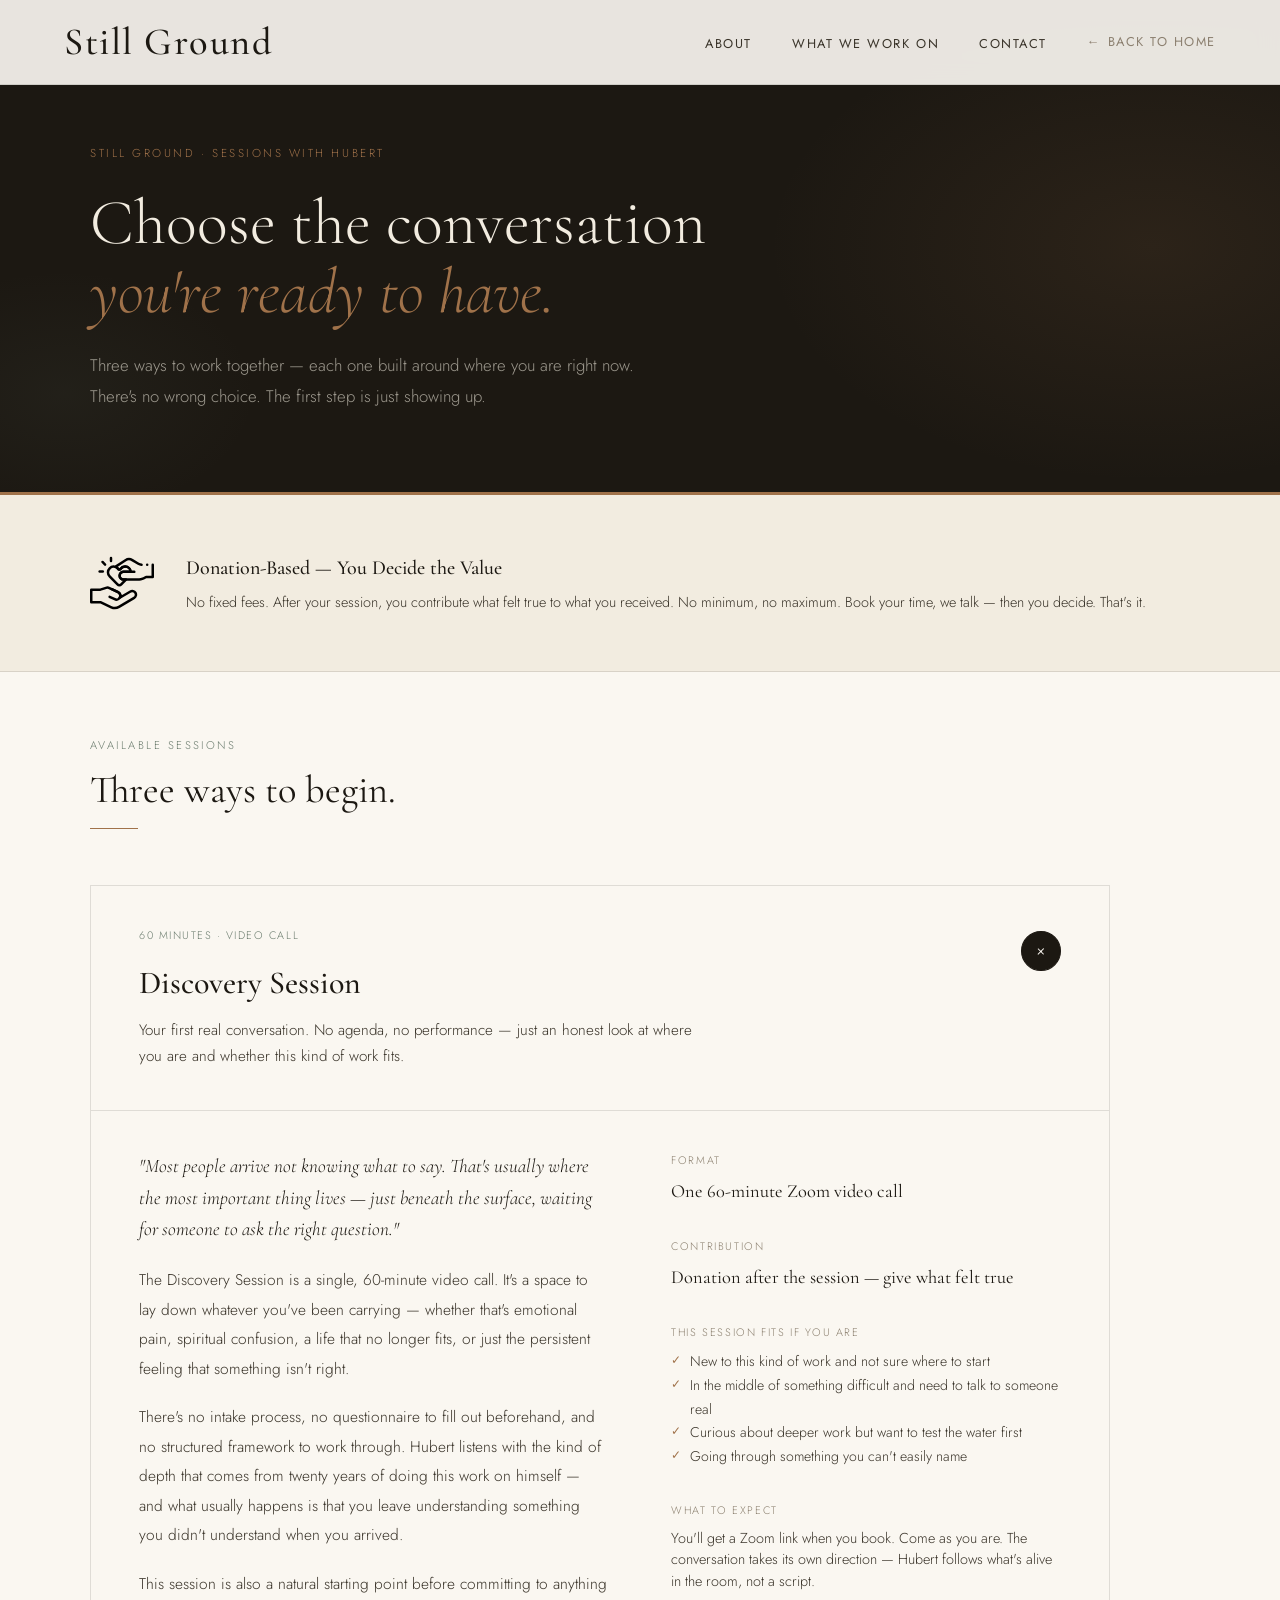
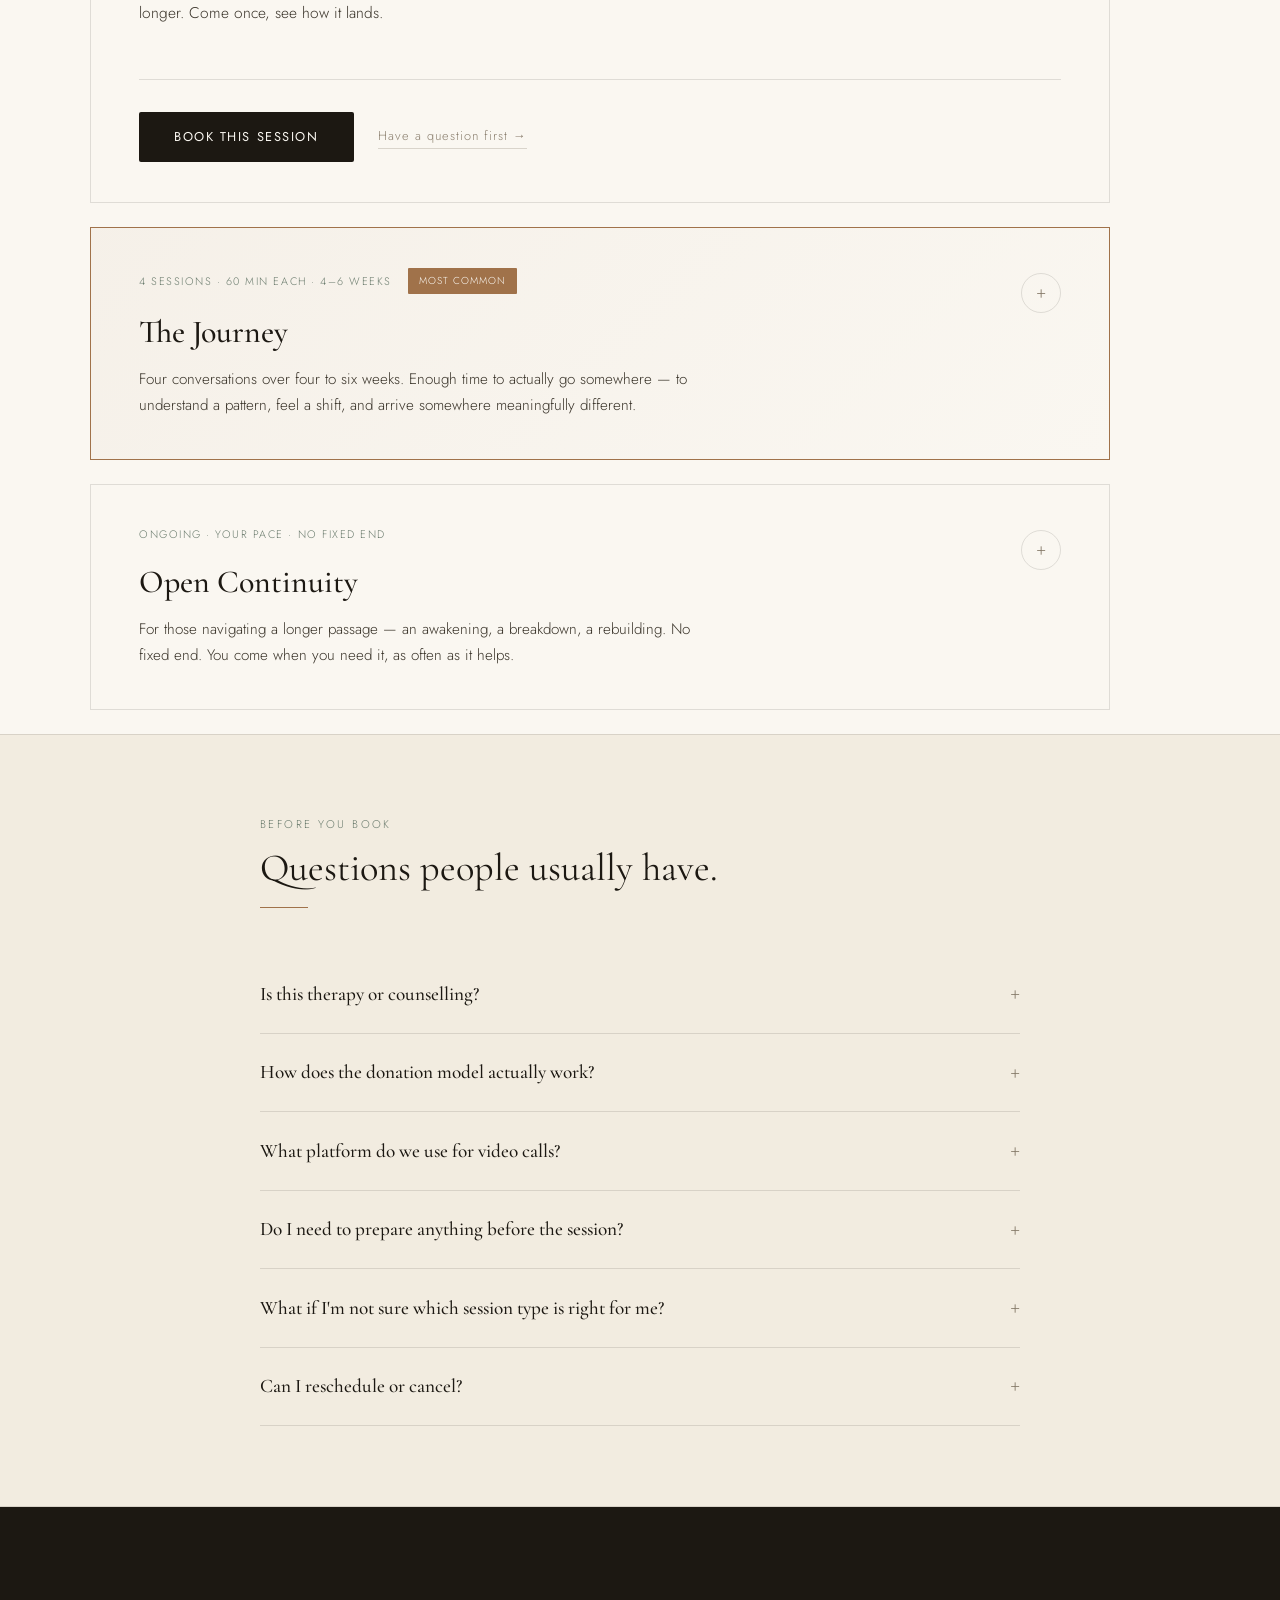
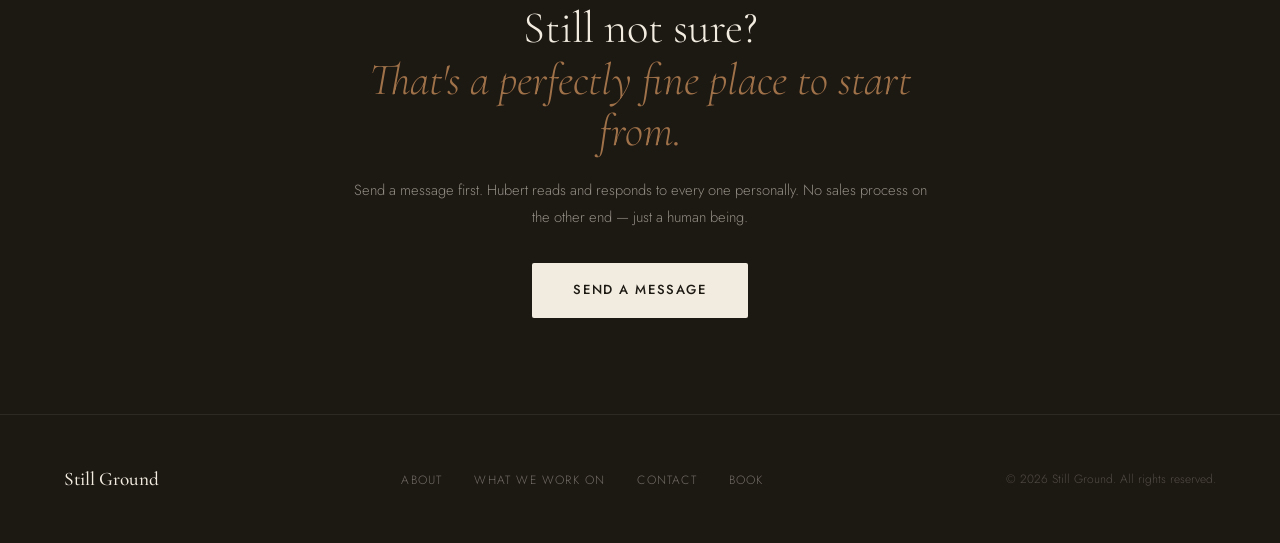
<file: booking.html>
<!DOCTYPE html>
<html lang="en">
<head>
  <meta charset="UTF-8" />
  <meta name="viewport" content="width=device-width, initial-scale=1.0" />
  <!-- ─── PRIMARY SEO ───────────────────────────────── -->
  <title>Book a Session — Still Ground with Hubert</title>
  <meta name="description" content="Book a one-on-one video session with Hubert. Discovery Session, 4-session Journey, or ongoing Open Continuity. Donation-based pricing. Real conversation for people navigating emotional pain or spiritual awakening." />
  <meta name="keywords" content="book spiritual guidance session, online spiritual counselling, one on one meditation session, spiritual awakening help online, emotional healing session online, book spiritual mentor, video call life guidance, donation based spiritual coaching" />
  <meta name="author" content="Hubert · Still Ground" />
  <meta name="robots" content="index, follow, max-image-preview:large" />
  <meta name="theme-color" content="#1c1812" />
  <link rel="canonical" href="https://www.stillground.net/booking.html" />
  <link rel="alternate" hreflang="en" href="https://www.stillground.net/booking.html" />
  <link rel="alternate" hreflang="x-default" href="https://www.stillground.net/booking.html" />

  <!-- ─── FAVICON & APP ICONS ────────────────────────── -->
  <link rel="icon" type="image/svg+xml" href="favicon.svg" />
  <link rel="apple-touch-icon" href="favicon.svg" />

  <!-- ─── OPEN GRAPH ─────────────────────────────────── -->
  <meta property="og:type" content="website" />
  <meta property="og:url" content="https://www.stillground.net/booking.html" />
  <meta property="og:title" content="Book a Session with Hubert | Still Ground" />
  <meta property="og:description" content="Three ways to work together — Discovery Session, The Journey (4 sessions), or Open Continuity. Donation-based. Real conversation with someone who has genuinely been there." />
  <meta property="og:image" content="https://www.stillground.net/og-image.png" />
  <meta property="og:image:width" content="1200" />
  <meta property="og:image:height" content="630" />
  <meta property="og:image:alt" content="Still Ground — book a one-on-one video session with Hubert" />
  <meta property="og:site_name" content="Still Ground" />
  <meta property="og:locale" content="en_US" />

  <!-- ─── TWITTER CARD ─────────────────────────────── -->
  <meta name="twitter:card" content="summary_large_image" />
  <meta name="twitter:title" content="Book a Session with Hubert | Still Ground" />
  <meta name="twitter:description" content="One-on-one video sessions for people navigating emotional pain, spiritual awakening, or feeling lost. Donation-based. No scripts." />
  <meta name="twitter:image" content="https://www.stillground.net/og-image.png" />
  <meta name="twitter:image:alt" content="Still Ground — book a one-on-one video session with Hubert" />
  <meta name="google-site-verification" content="YOUR_VERIFICATION_TOKEN" />
  <script async src="https://www.googletagmanager.com/gtag/js?id=G-XXXXXXXXXX"></script>
  <script>
    window.dataLayer = window.dataLayer || [];
    function gtag(){dataLayer.push(arguments);}
    gtag('js', new Date());
    gtag('config', 'G-XXXXXXXXXX');
  </script>

  <!-- ─── SCHEMA ────────────────────────────────────── -->
  <script type="application/ld+json">
  {
    "@context": "https://schema.org",
    "@type": "WebPage",
    "@id": "https://www.stillground.net/booking.html",
    "url": "https://www.stillground.net/booking.html",
    "name": "Book a Session | Still Ground",
    "description": "Book a one-on-one video session with Hubert. Three session types available. Donation-based pricing.",
    "isPartOf": { "@id": "https://www.stillground.net/#website" },
    "mainEntity": {
      "@type": "Service",
      "name": "One-on-One Spiritual & Emotional Guidance",
      "provider": { "@id": "https://www.stillground.net/#person" },
      "hasOfferCatalog": {
        "@type": "OfferCatalog",
        "name": "Session Types",
        "itemListElement": [
          {
            "@type": "Offer",
            "itemOffered": {
              "@type": "Service",
              "name": "Discovery Session",
              "description": "A single 60-minute video call. Your first conversation with Hubert — no agenda, no script."
            }
          },
          {
            "@type": "Offer",
            "itemOffered": {
              "@type": "Service",
              "name": "The Journey",
              "description": "Four 60-minute sessions over 4–6 weeks for deeper, ongoing inner work."
            }
          },
          {
            "@type": "Offer",
            "itemOffered": {
              "@type": "Service",
              "name": "Open Continuity",
              "description": "Ongoing sessions at your own pace. No fixed end date. For longer passages of transformation."
            }
          }
        ]
      }
    }
  }
  </script>
  <link rel="preconnect" href="https://fonts.googleapis.com" />
  <link rel="preconnect" href="https://fonts.gstatic.com" crossorigin />
  <link href="https://fonts.googleapis.com/css2?family=Cormorant+Garamond:ital,wght@0,300;0,400;0,500;0,600;1,300;1,400&family=Jost:wght@300;400;500&display=swap" rel="stylesheet" />
  <link rel="stylesheet" href="styles/booking.css">
</head>
<body>

<a href="#main" class="skip-link">Skip to main content</a>

<!-- NAV -->
<nav aria-label="Primary">
  <a href="index.html" class="nav-logo" aria-label="Still Ground — home">Still Ground</a>
  <div class="menu-icon">
    <span></span>
    <span></span>
    <span></span>
  </div>
  <ul class="nav-links">
    <li><a href="about.html">About</a></li>
    <li><a href="index.html#work">What We Work On</a></li>
    <li><a href="index.html#contact">Contact</a></li>
    <li><a href="index.html" class="nav-back">Back to Home</a></li>
  </ul>
</nav>

<main id="main">

<!-- PAGE HERO -->
<div class="page-hero">
  <div class="page-hero-inner">
    <p class="page-eyebrow">Still Ground · Sessions with Hubert</p>
    <h1 class="page-title">
      Choose the conversation<br><em>you're ready to have.</em>
    </h1>
    <p class="page-sub">
      Three ways to work together — each one built around where you are right now. There's no wrong choice. The first step is just showing up.
    </p>
  </div>
</div>

<!-- DONATION NOTICE -->
<div class="donation-notice">
  <div class="donation-notice-inner">
    <span class="donation-icon">
      <svg xmlns="http://www.w3.org/2000/svg" version="1.1" xmlns:xlink="http://www.w3.org/1999/xlink" width="64"
        height="64" x="0" y="0" viewBox="0 0 682.667 682.667" style="enable-background:new 0 0 512 512" xml:space="preserve"
        class="">
        <g>
          <defs>
            <clipPath id="a" clipPathUnits="userSpaceOnUse">
              <path d="M0 512h512V0H0Z" fill="#000000" opacity="1" data-original="#000000"></path>
            </clipPath>
          </defs>
          <g clip-path="url(#a)" transform="matrix(1.33333 0 0 -1.33333 0 682.667)">
            <path
              d="m0 0 41.229-19.611c15.128-7.109 33.17-1.032 40.914 13.781 8.22 15.726 1.683 35.134-14.377 42.682L17.842 60.606"
              style="stroke-width:20;stroke-linecap:round;stroke-linejoin:round;stroke-miterlimit:10;stroke-dasharray:none;stroke-opacity:1"
              transform="translate(156.91 145.644)" fill="none" stroke="#000000" stroke-width="20" stroke-linecap="round"
              stroke-linejoin="round" stroke-miterlimit="10" stroke-dasharray="none" stroke-opacity="" data-original="#000000"
              class=""></path>
            <path
              d="M0 0v-97.43h-53.19c-12.518-9.202-26.921-15.572-42.2-18.386a140.531 140.531 0 0 0-25.45-2.324h-13.7l-.001-.002h-99.426c-17.117 0-30.993 13.875-30.993 30.993 0 17.116 13.876 30.992 30.993 30.992h86.553l.001-.003h-28.647c-1.84 22.7-21.61 41.65-44.58 42.08-15.45.28-29.18-7.12-37.63-18.63-2.05-2.79-5.36-4.38-8.83-4.38-1.73 0-3.42.4-4.94 1.14a10.66 10.66 0 0 0-3.89 3.24 45.85 45.85 0 0 1-17.42 14.34v6.08l75.17 49.09a51.43 51.43 0 0 0 54.49 1.09l48.75-29.12A61.902 61.902 0 0 1-89.513.326"
              style="stroke-width:20;stroke-linecap:round;stroke-linejoin:round;stroke-miterlimit:10;stroke-dasharray:none;stroke-opacity:1"
              transform="translate(502 401.562)" fill="none" stroke="#000000" stroke-width="20" stroke-linecap="round"
              stroke-linejoin="round" stroke-miterlimit="10" stroke-dasharray="none" stroke-opacity="" data-original="#000000"
              class=""></path>
            <path
              d="M0 0h19.4l-37.45-38.89c-8.23-8.54-21.92-8.54-30.16 0l-62.57 64.97c-8.51 8.42-13.73 20.17-13.52 33.14.38 23.9 20.82 44.39 44.72 44.84 15.44.28 29.17-7.12 37.62-18.63a10.66 10.66 0 0 1 3.89-3.24c1.52-.74 3.21-1.14 4.94-1.14 3.47 0 6.78 1.59 8.83 4.38 8.45 11.51 22.18 18.91 37.63 18.63 22.97-.43 42.74-19.38 44.58-42.08H0c-8.55 0-16.3-3.47-21.91-9.07-5.611-5.61-9.08-13.36-9.08-21.92C-30.99 13.87-17.11 0 0 0Z"
              style="stroke-width:20;stroke-linecap:round;stroke-linejoin:round;stroke-miterlimit:10;stroke-dasharray:none;stroke-opacity:1"
              transform="translate(268.03 283.422)" fill="none" stroke="#000000" stroke-width="20" stroke-linecap="round"
              stroke-linejoin="round" stroke-miterlimit="10" stroke-dasharray="none" stroke-opacity="" data-original="#000000"
              class=""></path>
            <path d="m0 0-20.772 20.771"
              style="stroke-width:20;stroke-linecap:round;stroke-linejoin:round;stroke-miterlimit:10;stroke-dasharray:none;stroke-opacity:1"
              transform="translate(120.764 403.318)" fill="none" stroke="#000000" stroke-width="20" stroke-linecap="round"
              stroke-linejoin="round" stroke-miterlimit="10" stroke-dasharray="none" stroke-opacity="" data-original="#000000"
              class=""></path>
            <path d="M0 0v24.537"
              style="stroke-width:20;stroke-linecap:round;stroke-linejoin:round;stroke-miterlimit:10;stroke-dasharray:none;stroke-opacity:1"
              transform="translate(167.945 431.84)" fill="none" stroke="#000000" stroke-width="20" stroke-linecap="round"
              stroke-linejoin="round" stroke-miterlimit="10" stroke-dasharray="none" stroke-opacity="" data-original="#000000"
              class=""></path>
            <path d="M0 0h-24.537"
              style="stroke-width:20;stroke-linecap:round;stroke-linejoin:round;stroke-miterlimit:10;stroke-dasharray:none;stroke-opacity:1"
              transform="translate(102.01 348.439)" fill="none" stroke="#000000" stroke-width="20" stroke-linecap="round"
              stroke-linejoin="round" stroke-miterlimit="10" stroke-dasharray="none" stroke-opacity="" data-original="#000000"
              class=""></path>
            <path
              d="m0 0 87.625-40.68a65.832 65.832 0 0 1 61.111 2.977l121.389 72.341c14.211 8.468 18.649 26.984 9.823 40.975-8.447 13.389-25.973 17.695-39.662 9.745l-85.285-49.529c.3.503.59 1.013.864 1.538 8.221 15.726 1.684 35.133-14.376 42.682l-69.072 32.865a37.377 37.377 0 0 1-27.454 1.847L0 100.369h-73.187V0Z"
              style="stroke-width:20;stroke-linecap:round;stroke-linejoin:round;stroke-miterlimit:10;stroke-dasharray:none;stroke-opacity:1"
              transform="translate(83.186 102.424)" fill="none" stroke="#000000" stroke-width="20" stroke-linecap="round"
              stroke-linejoin="round" stroke-miterlimit="10" stroke-dasharray="none" stroke-opacity="" data-original="#000000"
              class=""></path>
            <path d="M0 0v0"
              style="stroke-width:20;stroke-linecap:round;stroke-linejoin:round;stroke-miterlimit:10;stroke-dasharray:none;stroke-opacity:1"
              transform="translate(457.553 401.562)" fill="none" stroke="#000000" stroke-width="20" stroke-linecap="round"
              stroke-linejoin="round" stroke-miterlimit="10" stroke-dasharray="none" stroke-opacity="" data-original="#000000"
              class=""></path>
          </g>
        </g>
      </svg>
    </span>
    <div class="donation-notice-text">
      <h3>Donation-Based — You Decide the Value</h3>
      <p>No fixed fees. After your session, you contribute what felt true to what you received. No minimum, no maximum. Book your time, we talk — then you decide. That's it.</p>
    </div>
  </div>
</div>

<!-- SESSIONS -->
<div class="sessions-section">
  <div class="sessions-intro reveal">
    <p class="section-label">Available Sessions</p>
    <h2 class="section-title">Three ways to begin.</h2>
    <div class="divider"></div>
  </div>

  <!-- SESSION 1: Discovery -->
  <div class="session-full reveal" id="session-discovery">
    <div class="session-full-header" onclick="toggleSession('session-discovery')">
      <div class="session-header-left">
        <div class="session-meta">
          <span class="session-tag">60 Minutes · Video Call</span>
        </div>
        <h2>Discovery Session</h2>
        <p class="session-headline">Your first real conversation. No agenda, no performance — just an honest look at where you are and whether this kind of work fits.</p>
      </div>
      <div class="session-toggle">+</div>
    </div>

    <div class="session-full-body">
      <div class="session-body-grid">
        <div class="session-description">
          <p>"Most people arrive not knowing what to say. That's usually where the most important thing lives — just beneath the surface, waiting for someone to ask the right question."</p>
          <p>The Discovery Session is a single, 60-minute video call. It's a space to lay down whatever you've been carrying — whether that's emotional pain, spiritual confusion, a life that no longer fits, or just the persistent feeling that something isn't right.</p>
          <p>There's no intake process, no questionnaire to fill out beforehand, and no structured framework to work through. Hubert listens with the kind of depth that comes from twenty years of doing this work on himself — and what usually happens is that you leave understanding something you didn't understand when you arrived.</p>
          <p>This session is also a natural starting point before committing to anything longer. Come once, see how it lands.</p>
        </div>
        <div class="session-details">
          <div class="detail-block">
            <p class="detail-label">Format</p>
            <p class="detail-value">One 60-minute Zoom video call</p>
          </div>
          <div class="detail-block">
            <p class="detail-label">Contribution</p>
            <p class="detail-value">Donation after the session — give what felt true</p>
          </div>
          <div class="detail-block">
            <p class="detail-label">This session fits if you are</p>
            <ul class="fits-list">
              <li>New to this kind of work and not sure where to start</li>
              <li>In the middle of something difficult and need to talk to someone real</li>
              <li>Curious about deeper work but want to test the water first</li>
              <li>Going through something you can't easily name</li>
            </ul>
          </div>
          <div class="detail-block">
            <p class="detail-label">What to expect</p>
            <p class="detail-value small">You'll get a Zoom link when you book. Come as you are. The conversation takes its own direction — Hubert follows what's alive in the room, not a script.</p>
          </div>
        </div>
      </div>
      <div class="session-cta-row">
        <!-- Replace with your Calendly link for this specific session type -->
        <a href="https://calendly.com/hubertbooking/30min" target="_blank" class="btn-book">Book This Session</a>
        <a href="index.html#contact" class="btn-ask">Have a question first →</a>
      </div>
    </div>
  </div>

  <!-- SESSION 2: The Journey (featured) -->
  <div class="session-full featured reveal" id="session-journey">
    <div class="session-full-header" onclick="toggleSession('session-journey')">
      <div class="session-header-left">
        <div class="session-meta">
          <span class="session-tag">4 Sessions · 60 Min Each · 4–6 Weeks</span>
          <span class="session-badge">Most Common</span>
        </div>
        <h2>The Journey</h2>
        <p class="session-headline">Four conversations over four to six weeks. Enough time to actually go somewhere — to understand a pattern, feel a shift, and arrive somewhere meaningfully different.</p>
      </div>
      <div class="session-toggle">+</div>
    </div>

    <div class="session-full-body">
      <div class="session-body-grid">
        <div class="session-description">
          <p>"One conversation can open a door. Four gives you enough time to actually walk through it."</p>
          <p>The Journey is four 60-minute video sessions spread across four to six weeks. It's the format most people find most useful because it gives the work time to breathe — time for something to surface in session one, settle through the week, and deepen in session two.</p>
          <p>There's no fixed curriculum. Each session responds to where you are right then — what's shifted, what's still pressing, what's become clearer or more confusing. Hubert holds a thread across the four conversations without forcing a direction.</p>
          <p>What tends to happen over four sessions is that the surface story gives way to something underneath. The presenting problem turns out to point at something older, something that's been running quietly in the background for years. That's where the real movement happens.</p>
          <p>You set the pace. Sessions can be weekly or fortnightly. Flexible to life.</p>
        </div>
        <div class="session-details">
          <div class="detail-block">
            <p class="detail-label">Format</p>
            <p class="detail-value">Four 60-minute Zoom calls over 4–6 weeks</p>
          </div>
          <div class="detail-block">
            <p class="detail-label">Contribution</p>
            <p class="detail-value">Donation after each session — or a total contribution at the end</p>
          </div>
          <div class="detail-block">
            <p class="detail-label">This session fits if you are</p>
            <ul class="fits-list">
              <li>Going through something you can feel but can't fully articulate</li>
              <li>Noticing a recurring pattern in your relationships, reactions, or circumstances</li>
              <li>In the middle of a spiritual awakening and need grounded support</li>
              <li>Coming out of depression, grief, or a major life disruption</li>
              <li>Ready to do real inner work, not just vent</li>
            </ul>
          </div>
          <div class="detail-block">
            <p class="detail-label">What to expect</p>
            <p class="detail-value small">Book your first session to begin. Subsequent sessions are scheduled at the end of each call, so you're always in control of timing. Nothing is locked in beyond your willingness to show up.</p>
          </div>
        </div>
      </div>
      <div class="session-cta-row">
        <!-- Replace with your Calendly link for this specific session type -->
        <a href="https://calendly.com/hubertbooking/30min" target="_blank" class="btn-book">Start The Journey</a>
        <a href="index.html#contact" class="btn-ask">Have a question first →</a>
      </div>
    </div>
  </div>

  <!-- SESSION 3: Open Continuity -->
  <div class="session-full reveal" id="session-open">
    <div class="session-full-header" onclick="toggleSession('session-open')">
      <div class="session-header-left">
        <div class="session-meta">
          <span class="session-tag">Ongoing · Your Pace · No Fixed End</span>
        </div>
        <h2>Open Continuity</h2>
        <p class="session-headline">For those navigating a longer passage — an awakening, a breakdown, a rebuilding. No fixed end. You come when you need it, as often as it helps.</p>
      </div>
      <div class="session-toggle">+</div>
    </div>

    <div class="session-full-body">
      <div class="session-body-grid">
        <div class="session-description">
          <p>"Some people need a single session. Others are in the middle of something that doesn't have a neat timeline. That's what this is for."</p>
          <p>Open Continuity is an ongoing, open-ended working relationship with Hubert. There's no set number of sessions, no programme to complete, no certificate at the end. You book when you need a session, take breaks when life demands it, and return when something stirs.</p>
          <p>This format is particularly suited to people going through a prolonged spiritual awakening — those disorienting, stretching periods where your sense of self is genuinely in question and the old frameworks have stopped working. It's also the right fit for anyone rebuilding after a significant collapse: a relationship, a career, an identity.</p>
          <p>Long-term work creates a different quality of conversation. Hubert knows your landscape. Patterns become visible over months that couldn't be seen in weeks. The relationship itself becomes a kind of ground — something stable to return to when things inside are moving fast.</p>
        </div>
        <div class="session-details">
          <div class="detail-block">
            <p class="detail-label">Format</p>
            <p class="detail-value">60-minute Zoom sessions, booked as needed</p>
          </div>
          <div class="detail-block">
            <p class="detail-label">Contribution</p>
            <p class="detail-value">Donation after each session — completely at your discretion</p>
          </div>
          <div class="detail-block">
            <p class="detail-label">This session fits if you are</p>
            <ul class="fits-list">
              <li>Going through a prolonged or deep spiritual awakening</li>
              <li>Rebuilding after a major life collapse</li>
              <li>Someone who benefits from a consistent, trusted space over time</li>
              <li>Navigating something that doesn't fit a neat four-week arc</li>
              <li>Past the acute crisis but still in the long, quieter work of integration</li>
            </ul>
          </div>
          <div class="detail-block">
            <p class="detail-label">What to expect</p>
            <p class="detail-value small">Start with a Discovery Session if you haven't spoken with Hubert before. Open Continuity begins from the second session onward — no contract, no minimum commitment. Just show up when it's useful.</p>
          </div>
        </div>
      </div>
      <div class="session-cta-row">
        <!-- Replace with your Calendly link for this specific session type -->
        <a href="https://calendly.com/hubertbooking/30min" target="_blank" class="btn-book">Begin Open Continuity</a>
        <a href="index.html#contact" class="btn-ask">Have a question first →</a>
      </div>
    </div>
  </div>
</div>

<!-- FAQ -->
<section class="faq-section">
  <div class="faq-inner">
    <div class="faq-header reveal">
      <p class="section-label">Before You Book</p>
      <h2 class="section-title">Questions people usually have.</h2>
      <div class="divider"></div>
    </div>

    <div class="faq-item reveal" onclick="toggleFaq(this)">
      <div class="faq-question">
        <h3>Is this therapy or counselling?</h3>
        <span class="faq-arrow">+</span>
      </div>
      <div class="faq-answer">
        <p>No. Still Ground is not a therapeutic service and Hubert is not a licensed therapist or clinical counsellor. What this is — honestly — is deeper than most therapy and different from all coaching. It's real conversation with someone who has navigated the same terrain from the inside. If you're in acute clinical crisis, please also seek professional clinical support. These sessions work best alongside life, not instead of it.</p>
      </div>
    </div>

    <div class="faq-item reveal" onclick="toggleFaq(this)">
      <div class="faq-question">
        <h3>How does the donation model actually work?</h3>
        <span class="faq-arrow">+</span>
      </div>
      <div class="faq-answer">
        <p>After each session, you'll receive a link to contribute whatever felt true to the value you received. There's no minimum, no maximum, and no invoice. Some people give a little, some give a lot — and both are received with the same openness. The model exists because transformation doesn't come with a standardised price tag. You'll know what your session was worth. I trust you to honour that.</p>
      </div>
    </div>

    <div class="faq-item reveal" onclick="toggleFaq(this)">
      <div class="faq-question">
        <h3>What platform do we use for video calls?</h3>
        <span class="faq-arrow">+</span>
      </div>
      <div class="faq-answer">
        <p>Zoom. You'll receive a link in your booking confirmation. No account required on your end — just click the link at the scheduled time. If you have strong feelings about a different platform, reach out and we can work something out.</p>
      </div>
    </div>

    <div class="faq-item reveal" onclick="toggleFaq(this)">
      <div class="faq-question">
        <h3>Do I need to prepare anything before the session?</h3>
        <span class="faq-arrow">+</span>
      </div>
      <div class="faq-answer">
        <p>Nothing. You don't need notes, a list of topics, or a clear idea of what you want to say. Come as you are. The most honest starting point is usually "I don't know where to begin" — and that's more than enough to work with.</p>
      </div>
    </div>

    <div class="faq-item reveal" onclick="toggleFaq(this)">
      <div class="faq-question">
        <h3>What if I'm not sure which session type is right for me?</h3>
        <span class="faq-arrow">+</span>
      </div>
      <div class="faq-answer">
        <p>Start with a Discovery Session. It exists precisely for that uncertainty. One conversation gives you everything you need to know whether you want to continue and in what form. Nothing is locked in from a single session.</p>
      </div>
    </div>

    <div class="faq-item reveal" onclick="toggleFaq(this)">
      <div class="faq-question">
        <h3>Can I reschedule or cancel?</h3>
        <span class="faq-arrow">+</span>
      </div>
      <div class="faq-answer">
        <p>Yes — just give at least 24 hours' notice through your booking confirmation. Life happens. What matters is showing up when you're genuinely ready, not just when you originally planned to.</p>
      </div>
    </div>
  </div>
</section>

<!-- FINAL CTA -->
<section class="final-cta">
  <div class="final-cta-inner reveal">
    <h2 class="final-cta-title">Still not sure?<br><em>That's a perfectly fine place to start from.</em></h2>
    <p class="final-cta-sub">Send a message first. Hubert reads and responds to every one personally. No sales process on the other end — just a human being.</p>
    <a href="index.html#contact" class="btn-light">Send a Message</a>
  </div>
</section>

</main>

<!-- FOOTER -->
<footer>
  <a href="index.html" class="footer-logo">Still Ground</a>
  <ul class="footer-links">
    <li><a href="index.html#about">About</a></li>
    <li><a href="index.html#work">What We Work On</a></li>
    <li><a href="index.html#contact">Contact</a></li>
    <li><a href="booking.html">Book</a></li>
  </ul>
  <p class="footer-copy">© 2026 Still Ground. All rights reserved.</p>
</footer>

<script>
  function toggleSession(id) {
    const el = document.getElementById(id);
    const isOpen = el.classList.contains('open');
    // Close all
    document.querySelectorAll('.session-full').forEach(s => s.classList.remove('open'));
    // Toggle this one
    if (!isOpen) el.classList.add('open');
  }

  function toggleFaq(el) {
    el.classList.toggle('open');
  }

  // Auto-open first session
  document.getElementById('session-discovery').classList.add('open');

  // Scroll reveal
  const reveals = document.querySelectorAll('.reveal');
  const observer = new IntersectionObserver((entries) => {
    entries.forEach((entry, i) => {
      if (entry.isIntersecting) {
        setTimeout(() => entry.target.classList.add('visible'), i * 70);
        observer.unobserve(entry.target);
      }
    });
  }, { threshold: 0.1 });
  reveals.forEach(el => observer.observe(el));

  const nav = document.querySelector('nav');

  // Mobile Menu Toggle
  const menuIcon = document.querySelector('.menu-icon');
  const navLinks = document.querySelector('.nav-links');

  if (menuIcon && navLinks) {
    menuIcon.addEventListener('click', () => {
      menuIcon.classList.toggle('open');
      navLinks.classList.toggle('active');
      document.body.style.overflow = navLinks.classList.contains('active') ? 'hidden' : '';
    });

    navLinks.querySelectorAll('a').forEach(link => {
      link.addEventListener('click', () => {
        menuIcon.classList.remove('open');
        navLinks.classList.remove('active');
        document.body.style.overflow = '';
      });
    });
  }
</script>

</body>
</html>
</file>
<file: styles/index.css>
*, *::before, *::after { box-sizing: border-box; margin: 0; padding: 0; }

    /* Skip-to-content link for keyboard & screen-reader users */
    .skip-link {
      position: absolute;
      left: -9999px;
      top: 0;
      background: #1c1812;
      color: #faf7f1;
      padding: 0.75rem 1.25rem;
      font-family: 'Jost', sans-serif;
      font-size: 0.85rem;
      letter-spacing: 0.08em;
      text-transform: uppercase;
      text-decoration: none;
      z-index: 9999;
    }
    .skip-link:focus { left: 0.5rem; top: 0.5rem; outline: 2px solid #a0724a; }

    :root {
      --ink:       #1c1812;
      --ink-soft:  #3a342a;
      --ground:    #f2ece0;
      --parchment: #faf7f1;
      --stone:     #8c8070;
      --sage:      #6b7c6e;
      --accent:    #a0724a;
      --line:      rgba(28,24,18,0.12);

      --ease-out-expo: cubic-bezier(0.16, 1, 0.3, 1);
      --ease-out-quart: cubic-bezier(0.25, 1, 0.5, 1);
      
      --space-xs: 0.5rem;
      --space-sm: 1rem;
      --space-md: 2rem;
      --space-lg: 4rem;
      --space-xl: 6rem;
    }

    html { scroll-behavior: smooth; }

    ::selection {
      background: var(--accent);
      color: var(--parchment);
    }

    body {
      background: var(--parchment);
      color: var(--ink);
      font-family: 'Jost', sans-serif;
      font-weight: 300;
      line-height: 1.7;
      overflow-x: hidden;
    }

    /* ─── NAV ─────────────────────────────────────────── */
    nav {
      position: fixed; top: 0; left: 0; right: 0; z-index: 100;
      display: flex; justify-content: space-between; align-items: center;
      padding: 0.6rem 4rem;
      background: rgba(250,247,241,0.85);
      backdrop-filter: blur(12px);
      border-bottom: 1px solid var(--line);
    }

    .nav-logo {
      font-family: 'Cormorant Garamond', serif;
      font-size: 2.4rem;
      font-weight: 500;
      letter-spacing: 0.04em;
      color: var(--ink);
      text-decoration: none;
    }

    .nav-links {
      display: flex; gap: 2.5rem; list-style: none;
    }

    .nav-links a {
      font-size: 0.8rem;
      font-weight: 400;
      letter-spacing: 0.12em;
      text-transform: uppercase;
      color: var(--ink-soft);
      text-decoration: none;
      transition: color 0.3s ease;
      position: relative;
    }

    .nav-links a:not(.nav-cta)::after {
      content: '';
      position: absolute;
      width: 100%;
      transform: scaleX(0);
      height: 1px;
      bottom: -4px;
      left: 0;
      background-color: var(--accent);
      transform-origin: bottom right;
      transition: transform 0.3s cubic-bezier(0.86, 0, 0.07, 1);
    }

    .nav-links a:hover { color: var(--accent); }

    .nav-links a:not(.nav-cta):hover::after {
      transform: scaleX(1);
      transform-origin: bottom left;
    }

    .nav-cta {
      font-size: 0.78rem;
      letter-spacing: 0.1em;
      text-transform: uppercase;
      color: var(--parchment) !important;
      background: var(--ink);
      padding: 0.6rem 1.4rem;
      border-radius: 2px;
      transition: background 0.2s !important;
    }

    .nav-cta:hover { background: var(--accent) !important; color: var(--parchment) !important; }

    /* Menu Icon Styling */
    .menu-icon {
      display: none;
      flex-direction: column;
      justify-content: space-between;
      width: 26px;
      height: 18px;
      cursor: pointer;
      z-index: 1001;
      position: relative;
    }

    .menu-icon span {
      display: block;
      background-color: #a0724a;
      width: 80%;
      height: 2px;
      /* background-color: var(--ink); */
      transition: all 0.3s ease;
      transform-origin: center;
    }

    /* Menu Icon Open State (Hamburger to X) */
    .menu-icon.open span:nth-child(1) {
      transform: translateY(8px) rotate(45deg);
    }

    .menu-icon.open span:nth-child(2) {
      opacity: 0;
    }

    .menu-icon.open span:nth-child(3) {
      transform: translateY(-8.5px) rotate(-45deg);
    }

    /* ─── HERO ────────────────────────────────────────── */
    .hero {
      min-height: 100vh;
      display: grid;
      grid-template-columns: 1fr 1fr;
      align-items: center;
      padding: 8rem 4rem 5rem;
      position: relative;
      overflow: hidden;
    }

    .hero::before {
      content: '';
      position: absolute;
      inset: 0;
      background:
        radial-gradient(ellipse 60% 70% at 80% 50%, rgba(160,114,74,0.07) 0%, transparent 70%),
        radial-gradient(ellipse 40% 40% at 10% 80%, rgba(107,124,110,0.06) 0%, transparent 60%);
      pointer-events: none;
    }

    .hero-text { position: relative; z-index: 1; }

    .hero-eyebrow {
      font-size: 0.72rem;
      letter-spacing: 0.22em;
      text-transform: uppercase;
      color: var(--sage);
      margin-bottom: 1.8rem;
      opacity: 0;
      animation: fadeUp 0.9s 0.2s forwards;
    }

    .hero-headline {
      font-family: 'Cormorant Garamond', serif;
      font-size: clamp(3.2rem, 5.5vw, 5.5rem);
      font-weight: 300;
      line-height: 1.08;
      letter-spacing: -0.01em;
      color: var(--ink);
      margin-bottom: 2rem;
      opacity: 0;
      animation: fadeUp 0.9s 0.4s forwards;
    }

    .hero-headline em {
      font-style: italic;
      color: var(--accent);
    }

    .hero-sub {
      font-size: 1.05rem;
      font-weight: 300;
      color: var(--ink-soft);
      max-width: 480px;
      line-height: 1.8;
      margin-bottom: 2.8rem;
      opacity: 0;
      animation: fadeUp 0.9s 0.6s forwards;
    }

    .hero-actions {
      display: flex; gap: 1.2rem; align-items: center;
      opacity: 0;
      animation: fadeUp 0.9s 0.8s forwards;
    }

    .btn-primary {
      display: inline-block;
      background: var(--ink);
      color: var(--parchment);
      padding: 0.9rem 2.2rem;
      font-family: 'Jost', sans-serif;
      font-size: 0.8rem;
      font-weight: 400;
      letter-spacing: 0.12em;
      text-transform: uppercase;
      text-decoration: none;
      border-radius: 2px;
      transition: background 0.25s, transform 0.2s;
    }

    .btn-primary:hover { background: var(--accent); transform: translateY(-1px); }

    .btn-ghost {
      display: inline-block;
      color: var(--ink-soft);
      font-size: 0.8rem;
      font-weight: 400;
      letter-spacing: 0.1em;
      text-transform: uppercase;
      text-decoration: none;
      border-bottom: 1px solid var(--line);
      padding-bottom: 2px;
      transition: color 0.2s, border-color 0.2s;
    }

    .btn-ghost:hover { color: var(--accent); border-color: var(--accent); }

    /* Hero visual side */
    .hero-visual {
      position: relative;
      display: flex;
      justify-content: center;
      align-items: center;
      opacity: 0;
      animation: fadeIn 1.2s 0.5s forwards;
    }

    .hero-image-frame {
      position: relative;
      width: min(420px, 40vw);
      height: min(420px, 40vw);
      display: flex;
      justify-content: center;
      align-items: center;
    }



    .hero-portrait {
      width: 110%;
      height: 110%;
      object-fit: contain;
      position: relative;
      z-index: 5;
      /* Gentle floating animation to bring life to the portrait */
      animation: imageFloat 8s ease-in-out infinite;
      /* Remove previous complex clipping/masking as the new image is self-contained */
      filter: drop-shadow(0 20px 40px rgba(0,0,0,0.15));
    }

    @keyframes imageFloat {
      0%, 100% { transform: translateY(0) scale(1); }
      50% { transform: translateY(-10px) scale(1.01); }
    }



    .hero-quote {
      position: absolute;
      bottom: -1.5rem;
      left: -4rem;
      background: var(--parchment);
      border: 1px solid var(--line);
      padding: 1.4rem 1.8rem;
      max-width: 280px;
      box-shadow: 0 12px 40px rgba(28,24,18,0.1);
      z-index: 2;
      opacity: 0;
      animation: fadeUp 0.8s 1.2s forwards;
    }

    .hero-quote::before {
      content: '';
      position: absolute;
      top: 0;
      left: 0;
      width: 3px;
      height: 100%;
      background: var(--accent);
    }

    .hero-quote p {
      font-family: 'Cormorant Garamond', serif;
      font-style: italic;
      font-size: 1.05rem;
      line-height: 1.6;
      color: var(--ink-soft);
    }

    .hero-quote span {
      display: block;
      margin-top: 0.6rem;
      font-family: 'Jost', sans-serif;
      font-size: 0.72rem;
      letter-spacing: 0.1em;
      text-transform: uppercase;
      color: var(--stone);
    }

    /* ─── SECTION BASE ────────────────────────────────── */
    section {
      padding: var(--space-xl) var(--space-md);
      position: relative;
    }

    @media (max-width: 768px) {
      section {
        padding: var(--space-lg) var(--space-sm);
      }
    }

    /* ─── HEADER ELEMENTS ─────────────────────────────── */
    .section-label {
      display: block;
      font-size: 0.75rem;
      font-weight: 500;
      letter-spacing: 0.2em;
      text-transform: uppercase;
      color: var(--sage);
      margin-bottom: var(--space-sm);
    }

    .section-title {
      font-family: 'Cormorant Garamond', Georgia, 'Times New Roman', serif;
      font-size: clamp(2rem, 4vw, 3.5rem);
      font-weight: 400;
      line-height: 1.1;
      letter-spacing: -0.01em;
      color: var(--ink);
      margin-bottom: var(--space-md);
    }

    .divider {
      width: 0;
      height: 1px;
      background: var(--accent);
      margin-bottom: var(--space-lg);
      transition: width 0.8s var(--ease-out-expo);
    }

    .reveal.active .divider {
      width: 2.5rem;
    }

    /* ─── WORK SECTION ────────────────────────────────── */
    .work-section {
      background: var(--ground);
      border-top: 1px solid var(--line);
      border-bottom: 1px solid var(--line);
    }

    .work-inner {
      max-width: 1100px;
      margin: 0 auto;
      width: 100%;
    }

    .work-header {
      max-width: 640px;
      margin-bottom: var(--space-lg);
    }

    .work-grid {
      display: grid;
      grid-template-columns: repeat(auto-fit, minmax(min(100%, 300px), 1fr));
      gap: var(--space-sm);
    }

    @media (min-width: 1024px) {
      .work-grid {
        grid-template-columns: repeat(3, 1fr);
      }
    }

    .work-card {
      position: relative;
      background: var(--parchment);
      border: 1px solid var(--line);
      padding: 2.5rem 2rem;
      overflow: hidden;
      cursor: default;
      transition: transform 0.45s var(--ease-out-expo),
                  box-shadow 0.45s var(--ease-out-quart),
                  z-index 0s;
    }

    .work-card::before {
      content: '';
      position: absolute;
      top: 0;
      left: 0;
      width: 100%;
      height: 2px;
      background: var(--accent);
      transform: scaleX(0);
      transform-origin: left;
      transition: transform 0.5s var(--ease-out-expo);
    }

    .work-card:hover {
      transform: translateY(-6px);
      box-shadow: 0 24px 48px -12px rgba(28, 24, 18, 0.12);
      z-index: 2;
    }

    .work-card:hover::before {
      transform: scaleX(1);
    }

    .work-icon {
      display: inline-flex;
      align-items: center;
      justify-content: center;
      width: 2.25rem;
      height: 2.25rem;
      margin-bottom: 1.25rem;
    }

    .work-icon svg {
      width: 100%;
      height: 100%;
      display: block;
    }

    .work-card h3 {
      font-family: 'Cormorant Garamond', Georgia, 'Times New Roman', serif;
      font-size: 1.35rem;
      font-weight: 500;
      line-height: 1.2;
      letter-spacing: -0.01em;
      color: var(--ink);
      margin-bottom: 0.75rem;
    }

    .work-card p {
      font-size: 0.9375rem;
      line-height: 1.7;
      color: var(--ink-soft);
      margin: 0;
    }

    /* ─── SCROLL REVEALS ──────────────────────────────── */
    .reveal {
      opacity: 0;
      transform: translateY(30px);
      transition: opacity 0.9s var(--ease-out-expo),
                  transform 0.9s var(--ease-out-expo);
    }

    .reveal.active {
      opacity: 1;
      transform: translateY(0);
    }

    /* Stagger grid items */
    .work-grid .reveal:nth-child(1) { transition-delay: 0.08s; }
    .work-grid .reveal:nth-child(2) { transition-delay: 0.16s; }
    .work-grid .reveal:nth-child(3) { transition-delay: 0.24s; }
    .work-grid .reveal:nth-child(4) { transition-delay: 0.08s; }
    .work-grid .reveal:nth-child(5) { transition-delay: 0.16s; }
    .work-grid .reveal:nth-child(6) { transition-delay: 0.24s; }

    /* ─── ACCESSIBILITY ───────────────────────────────── */
    @media (prefers-reduced-motion: reduce) {
      html {
        scroll-behavior: auto;
      }
      
      .reveal,
      .divider,
      .work-card,
      .work-card::before {
        transition: none !important;
      }
      
      .reveal {
        opacity: 1;
        transform: none;
      }
      
      .divider {
        width: 2.5rem;
      }
    }

    .work-card:focus-visible {
      outline: 2px solid var(--accent);
      outline-offset: 2px;
    }

    /* ─── ABOUT ───────────────────────────────────────── */
    .about-inner {
      max-width: 1100px;
      margin: 0 auto;
      display: grid;
      grid-template-columns: 1fr 1.1fr;
      gap: 6rem;
      align-items: center;
    }


    .about-portrait {
      position: relative;
    }

    .portrait-box {
      width: 100%;
      padding-bottom: 120%;
      position: relative;
      overflow: hidden;
      background: var(--ground);
    }

    .portrait-img {
      position: absolute;
      inset: 0;
      width: 100%;
      height: 100%;
      object-fit: cover;
      object-position: center top;
      display: block;
    }

    .portrait-box::after {
      content: '';
      position: absolute;
      inset: 0;
      background: linear-gradient(to top, rgba(28,24,18,0.15) 0%, transparent 40%);
      pointer-events: none;
    }

    .portrait-accent-bar {
      position: absolute;
      left: -0.75rem;
      top: 2rem;
      bottom: 2rem;
      width: 4px;
      background: var(--accent);
      border-radius: 2px;
    }

    .portrait-caption {
      position: absolute;
      bottom: -1.5rem;
      right: -1.5rem;
      background: var(--ink);
      color: var(--parchment);
      padding: 1.2rem 1.5rem;
    }

    .portrait-caption strong {
      display: block;
      font-family: 'Cormorant Garamond', serif;
      font-size: 1.1rem;
      font-weight: 400;
    }

    .portrait-caption small {
      font-size: 0.72rem;
      letter-spacing: 0.1em;
      text-transform: uppercase;
      color: rgba(250,247,241,0.6);
    }

    .about-text p {
      font-size: 1rem;
      color: var(--ink-soft);
      line-height: 1.9;
      margin-bottom: 1.4rem;
    }

    .about-text p:first-of-type {
      font-family: 'Cormorant Garamond', serif;
      font-size: 1.35rem;
      font-style: italic;
      font-weight: 300;
      color: var(--ink);
      line-height: 1.65;
    }

    /* ─── HOW IT WORKS ────────────────────────────────── */
    .how-section {
      background: var(--ink);
      color: var(--parchment);
    }

    .how-section .section-label { color: var(--accent); }
    .how-section .section-title { color: var(--parchment); }
    .how-section .divider { background: var(--accent); }

    .how-inner {
      max-width: 1100px;
      margin: 0 auto;
    }

    .how-header {
      display: grid;
      grid-template-columns: 1fr 1fr;
      gap: 4rem;
      margin-bottom: 4rem;
    }

    .how-subtext {
      font-size: 1rem;
      color: rgba(242,236,224,0.65);
      line-height: 1.85;
      align-self: end;
    }

    .how-steps {
      display: grid;
      grid-template-columns: repeat(4, 1fr);
      gap: 1px;
      background: rgba(242,236,224,0.1);
      border: 1px solid rgba(242,236,224,0.1);
    }

    .step {
      padding: 2.5rem 2rem;
      background: var(--ink);
      transition: background 0.25s;
    }

    .step:hover { background: var(--ink-soft); }

    .step-num {
      font-family: 'Cormorant Garamond', serif;
      font-size: 3rem;
      font-weight: 300;
      color: rgba(160,114,74,0.35);
      line-height: 1;
      margin-bottom: 1rem;
    }

    .step h3 {
      font-family: 'Cormorant Garamond', serif;
      font-size: 1.3rem;
      font-weight: 500;
      color: var(--ground);
      margin-bottom: 0.7rem;
    }

    .step p {
      font-size: 0.88rem;
      color: rgba(242,236,224,0.55);
      line-height: 1.75;
    }

    /* ─── DONATION MODEL ──────────────────────────────── */
    .donation-section {
      background: var(--ground);
      border-top: 1px solid var(--line);
      border-bottom: 1px solid var(--line);
    }


    .donation-inner {
      max-width: 760px;
      margin: 0 auto;
      text-align: center;
    }

    .donation-quote {
      font-family: 'Cormorant Garamond', serif;
      font-size: clamp(1.4rem, 2.5vw, 2rem);
      font-style: italic;
      font-weight: 300;
      line-height: 1.5;
      color: var(--ink);
      margin: 2rem 0;
      padding: 2rem 3rem;
      border-left: 3px solid var(--accent);
      text-align: left;
      background: var(--parchment);
    }

    .donation-sub {
      font-size: 0.95rem;
      color: var(--ink-soft);
      line-height: 1.85;
      margin-top: 1.5rem;
    }

    /* ─── SESSIONS ────────────────────────────────────── */
    .sessions-inner {
      max-width: 1100px;
      margin: 0 auto;
    }

    .sessions-header {
      max-width: 560px;
      margin-bottom: 3.5rem;
    }

    .sessions-grid {
      display: grid;
      grid-template-columns: repeat(3, 1fr);
      gap: 1.5rem;
    }

    .session-card {
      border: 1px solid var(--line);
      padding: 2.5rem 2rem;
      position: relative;
      transition: border-color 0.25s, box-shadow 0.25s;
    }

    .session-card:hover {
      border-color: var(--accent);
      box-shadow: 0 12px 40px rgba(28,24,18,0.07);
    }

    .session-card.featured {
      border-color: var(--accent);
      background: linear-gradient(160deg, rgba(160,114,74,0.04), transparent);
    }

    .session-badge {
      position: absolute;
      top: -1px;
      right: -1px;
      background: linear-gradient(110deg, var(--accent), #b56d35, #7e4c19);
      /* background: var(--accent); */
      color: var(--parchment);
      font-size: 0.65rem;
      letter-spacing: 0.12em;
      text-transform: uppercase;
      padding: 0.3rem 0.8rem;
      border-radius: 0 0 0 8px;
    }

    .session-duration {
      font-size: 0.72rem;
      letter-spacing: 0.15em;
      text-transform: uppercase;
      color: var(--sage);
      margin-bottom: 0.8rem;
    }

    .session-card h3 {
      font-family: 'Cormorant Garamond', serif;
      font-size: 1.5rem;
      font-weight: 500;
      margin-bottom: 0.8rem;
      color: var(--ink);
    }

    .session-card p {
      font-size: 0.9rem;
      color: var(--ink-soft);
      line-height: 1.8;
      margin-bottom: 1.5rem;
    }

    .session-link {
      font-size: 0.78rem;
      letter-spacing: 0.1em;
      text-transform: uppercase;
      color: var(--accent);
      text-decoration: none;
      border-bottom: 1px solid rgba(160,114,74,0.3);
      padding-bottom: 2px;
      transition: border-color 0.2s;
    }

    .session-link:hover { border-color: var(--accent); }

    /* ─── BOOKING CTA ─────────────────────────────────── */
    .booking-section {
      background: var(--ink);
      text-align: center;
      padding: 7rem 4rem;
    }

    .booking-inner { max-width: 640px; margin: 0 auto; }

    .booking-section .section-label { color: var(--accent); margin-bottom: 1.5rem; }

    .booking-title {
      font-family: 'Cormorant Garamond', serif;
      font-size: clamp(2.2rem, 4vw, 3.5rem);
      font-weight: 300;
      line-height: 1.15;
      color: var(--parchment);
      margin-bottom: 1.5rem;
    }

    .booking-title em { font-style: italic; color: var(--accent); }

    .booking-sub {
      font-size: 0.95rem;
      color: rgba(242,236,224,0.6);
      line-height: 1.85;
      margin-bottom: 2.8rem;
    }

    .btn-light {
      display: inline-block;
      background: var(--ground);
      color: var(--ink);
      padding: 1rem 2.6rem;
      font-family: 'Jost', sans-serif;
      font-size: 0.82rem;
      font-weight: 500;
      letter-spacing: 0.12em;
      text-transform: uppercase;
      text-decoration: none;
      border-radius: 2px;
      transition: background 0.25s, transform 0.2s;
    }

    .btn-light:hover { background: var(--accent); color: var(--parchment); transform: translateY(-1px); }

    /* ─── FOOTER ──────────────────────────────────────── */
    footer {
      background: var(--ink);
      border-top: 1px solid rgba(242,236,224,0.08);
      padding: 3rem 4rem;
      display: flex;
      justify-content: space-between;
      align-items: center;
    }

    .footer-logo {
      font-family: 'Cormorant Garamond', serif;
      font-size: 1.2rem;
      font-weight: 500;
      color: var(--ground);
      text-decoration: none;
    }

    .footer-links {
      display: flex; gap: 2rem; list-style: none;
    }

    .footer-links a {
      font-size: 0.75rem;
      letter-spacing: 0.1em;
      text-transform: uppercase;
      color: rgba(242,236,224,0.4);
      text-decoration: none;
      transition: color 0.2s;
    }

    .footer-links a:hover { color: var(--accent); }

    .footer-copy {
      font-size: 0.75rem;
      color: rgba(242,236,224,0.25);
    }

    /* ─── CONTACT FORM ────────────────────────────────── */
    .contact-form { display: flex; flex-direction: column; gap: 1.5rem; }

    .form-row {
      display: grid;
      grid-template-columns: 1fr 1fr;
      gap: 1.5rem;
    }

    .form-group {
      display: flex;
      flex-direction: column;
      gap: 0.5rem;
    }

    .form-group label {
      font-size: 0.75rem;
      font-weight: 400;
      letter-spacing: 0.1em;
      text-transform: uppercase;
      color: var(--stone);
    }

    .form-group input,
    .form-group select,
    .form-group textarea {
      background: var(--ground);
      border: 1px solid var(--line);
      border-radius: 2px;
      padding: 0.85rem 1rem;
      font-family: 'Jost', sans-serif;
      font-size: 0.92rem;
      font-weight: 300;
      color: var(--ink);
      outline: none;
      transition: border-color 0.2s, box-shadow 0.2s;
      appearance: none;
      width: 100%;
    }

    .form-group input::placeholder,
    .form-group textarea::placeholder {
      color: var(--stone);
    }

    .form-group input:focus,
    .form-group select:focus,
    .form-group textarea:focus {
      border-color: var(--accent);
      box-shadow: 0 0 0 3px rgba(160,114,74,0.1);
    }

    .form-group textarea { resize: vertical; min-height: 130px; }

    .form-group select {
      background-image: url("data:image/svg+xml,%3Csvg xmlns='http://www.w3.org/2000/svg' width='12' height='8' viewBox='0 0 12 8'%3E%3Cpath fill='%238c8070' d='M6 8L0 0h12z'/%3E%3C/svg%3E");
      background-repeat: no-repeat;
      background-position: right 1rem center;
      padding-right: 2.5rem;
      cursor: pointer;
    }

    .form-footer-row {
      display: flex;
      justify-content: space-between;
      align-items: center;
      gap: 1.5rem;
      flex-wrap: wrap;
    }

    .form-note {
      font-size: 0.82rem;
      color: var(--stone);
      font-style: italic;
    }

    .btn-submit {
      background: var(--ink);
      color: var(--parchment);
      border: none;
      padding: 0.9rem 2.4rem;
      font-family: 'Jost', sans-serif;
      font-size: 0.8rem;
      font-weight: 400;
      letter-spacing: 0.12em;
      text-transform: uppercase;
      border-radius: 2px;
      cursor: pointer;
      transition: background 0.25s, transform 0.2s;
    }

    .btn-submit:hover { background: var(--accent); transform: translateY(-1px); }

    .form-success {
      display: none;
      background: rgba(107,124,110,0.1);
      border: 1px solid var(--sage);
      color: var(--sage);
      padding: 1rem 1.5rem;
      font-size: 0.9rem;
      border-radius: 2px;
    }

    .form-success span { margin-right: 0.5rem; font-weight: 500; }

    @media (max-width: 900px) {
      .form-row { grid-template-columns: 1fr; }
      .form-footer-row { flex-direction: column; align-items: flex-start; }
    }

    /* ─── ANIMATIONS ──────────────────────────────────── */
    @keyframes fadeUp {
      from { opacity: 0; transform: translateY(20px); }
      to   { opacity: 1; transform: translateY(0); }
    }

    @keyframes fadeIn {
      from { opacity: 0; }
      to   { opacity: 1; }
    }


    .reveal {
      opacity: 0;
      transform: translateY(24px);
      transition: opacity 0.7s ease, transform 0.7s ease;
    }

    .reveal.visible {
      opacity: 1;
      transform: translateY(0);
    }

    /* ─── MOBILE ──────────────────────────────────────── */
    @media (max-width: 900px) {
      nav { padding: 1.2rem 1.5rem; }
      .nav-logo { font-size: 2.6rem; }
      .menu-icon { display: flex; }
      
      .nav-links {
        position: fixed;
        top: 0;
        right: -100%;
        width: 100%;
        height: 100vh;
        background: var(--parchment);
        flex-direction: column;
        justify-content: center;
        align-items: center;
        gap: 2rem;
        transition: right 0.4s cubic-bezier(0.4, 0, 0.2, 1);
        z-index: 1000;
        display: flex;
      }

      .nav-links.active {
        right: 0;
      }

      .nav-links a {
        font-size: 1.1rem;
        letter-spacing: 0.15em;
      }

      .nav-cta { display: inline-block; padding: 0.55rem 1.1rem; font-size: 0.75rem; }
      section { padding: 4rem 1.5rem; }
      .hero { grid-template-columns: 1fr; padding: 6rem 1.5rem 4rem; gap: 2rem; }
      
      .hero-text {
        display: flex;
        flex-direction: column;
        align-items: center;
        text-align: center;
      }

      /* Show hero image on mobile, just smaller */
      .hero-visual {
        order: -1;
        justify-self: center;
        margin-bottom: 1rem;
        flex-direction: column; /* Stack image and quote */
      }

      .hero-image-frame {
        width: min(320px, 80vw);
        height: min(320px, 80vw);
      }

      .hero-quote {
        position: relative;
        bottom: auto;
        left: auto;
        margin: 1.5rem auto 0;
        text-align: left; /* Keep quote text left-aligned for readability */
        max-width: min(320px, 100%);
      }

      .hero-actions { flex-wrap: wrap; gap: 1rem; justify-content: center; }
      .btn-primary { padding: 0.95rem 1.8rem; min-height: 44px; }
      .work-grid { grid-template-columns: 1fr; }
      .about-inner { grid-template-columns: 1fr; gap: 3rem; }
      .about-portrait { max-width: 480px; margin: 0 auto; width: 100%; }
      .portrait-box { padding-bottom: 130%; }
      .portrait-caption { right: 0.5rem; bottom: -1rem; padding: 1rem 1.2rem; }
      .portrait-accent-bar { display: none; }
      .how-header { grid-template-columns: 1fr; gap: 1.5rem; }
      .how-steps { grid-template-columns: 1fr 1fr; }
      .step { padding: 4px 8px }
      .sessions-grid { grid-template-columns: 1fr; }
      .booking-section { padding: 5rem 1.5rem; }
      footer { flex-direction: column; gap: 1.5rem; text-align: center; padding: 2.5rem 1.5rem; }
      .footer-links { flex-wrap: wrap; justify-content: center; gap: 1.2rem; }
      .donation-quote { padding: 1.5rem; }
    }

    /* Tighter breakpoint for very small phones (iPhone SE etc.) */
    @media (max-width: 380px) {
      nav { padding: 1rem 1rem; }
      .nav-logo { font-size: 1.9rem; }
      .nav-cta { padding: 0.5rem 0.85rem; font-size: 0.72rem; letter-spacing: 0.08em; }
      section { padding: 3rem 1.1rem; }
      .hero { padding: 6.5rem 1.1rem 3rem; }
      .hero-headline { font-size: clamp(2.2rem, 9vw, 3rem); }
      .hero-sub { font-size: 0.98rem; }
      .donation-quote { padding: 1.2rem; }
    }

    /* Honour the user's reduced-motion preference */
    @media (prefers-reduced-motion: reduce) {
      html { scroll-behavior: auto; }
      *, *::before, *::after {
        animation-duration: 0.001ms !important;
        animation-iteration-count: 1 !important;
        transition-duration: 0.001ms !important;
        scroll-behavior: auto !important;
      }
      .reveal { opacity: 1 !important; transform: none !important; }
      .hero-eyebrow, .hero-headline, .hero-sub, .hero-actions, .hero-visual, .hero-quote { opacity: 1 !important; animation: none !important; }
    }
</file>
<file: styles/about.css>
*, *::before, *::after { box-sizing: border-box; margin: 0; padding: 0; }

    .skip-link {
      position: absolute;
      left: -9999px;
      top: 0;
      background: #1c1812;
      color: #faf7f1;
      padding: 0.75rem 1.25rem;
      font-family: 'Jost', sans-serif;
      font-size: 0.85rem;
      letter-spacing: 0.08em;
      text-transform: uppercase;
      text-decoration: none;
      z-index: 9999;
    }
    .skip-link:focus { left: 0.5rem; top: 0.5rem; outline: 2px solid #a0724a; }

    :root {
      --ink:       #1c1812;
      --ink-soft:  #3a342a;
      --ground:    #f2ece0;
      --parchment: #faf7f1;
      --stone:     #8c8070;
      --sage:      #6b7c6e;
      --accent:    #a0724a;
      --line:      rgba(28,24,18,0.12);
    }

    html { scroll-behavior: smooth; }

    body {
      background: var(--parchment);
      color: var(--ink);
      font-family: 'Jost', sans-serif;
      font-weight: 300;
      line-height: 1.7;
      overflow-x: hidden;
    }

    /* ─── NAV ─────────────────────────────────────────── */
    nav {
      position: fixed; top: 0; left: 0; right: 0; z-index: 100;
      display: flex; justify-content: space-between; align-items: center;
      padding: 0.6rem 4rem;
      background: rgba(250,247,241,0.92);
      backdrop-filter: blur(12px);
      border-bottom: 1px solid var(--line);
    }

    .nav-logo {
      font-family: 'Cormorant Garamond', serif;
      font-size: 2.4rem;
      font-weight: 500;
      letter-spacing: 0.04em;
      color: var(--ink);
      text-decoration: none;
    }

    .nav-links {
      display: flex; gap: 2.5rem; list-style: none; align-items: center;
    }

    .nav-links a {
      font-size: 0.8rem;
      font-weight: 400;
      letter-spacing: 0.12em;
      text-transform: uppercase;
      color: var(--ink-soft);
      text-decoration: none;
      transition: color 0.3s ease;
      position: relative;
    }

    .nav-links a:not(.nav-cta)::after {
      content: '';
      position: absolute;
      width: 100%;
      transform: scaleX(0);
      height: 1px;
      bottom: -4px;
      left: 0;
      background-color: var(--accent);
      transform-origin: bottom right;
      transition: transform 0.3s cubic-bezier(0.86, 0, 0.07, 1);
    }

    .nav-links a:hover { color: var(--accent); }

    .nav-links a:not(.nav-cta):hover::after {
      transform: scaleX(1);
      transform-origin: bottom left;
    }

    .nav-back {
      color: var(--stone) !important;
      display: flex; align-items: center; gap: 0.4rem;
    }

    /* .nav-back::before { content: '←'; } */
    .nav-back:hover { color: var(--accent) !important; }

    .nav-cta {
      color: var(--parchment) !important;
      background: var(--ink);
      padding: 0.6rem 1.4rem;
      border-radius: 2px;
      transition: background 0.2s !important;
    }

    .nav-cta:hover { background: var(--accent) !important; }

    /* Menu Icon Styling */
    .menu-icon {
      display: none;
      flex-direction: column;
      justify-content: space-between;
      width: 26px;
      height: 18px;
      cursor: pointer;
      z-index: 1001;
      position: relative;
    }

    .menu-icon span {
      display: block;
      width: 80%;
      height: 2px;
      background-color: #a0724a;
      /* background-color: var(--ink); */
      transition: all 0.3s ease;
      transform-origin: center;
    }

    /* Menu Icon Open State (Hamburger to X) */
    .menu-icon.open span:nth-child(1) {
      transform: translateY(8px) rotate(45deg);
    }

    .menu-icon.open span:nth-child(2) {
      opacity: 0;
    }

    .menu-icon.open span:nth-child(3) {
      transform: translateY(-8.5px) rotate(-45deg);
    }

    /* ─── PAGE HERO ───────────────────────────────────── */
    .page-hero {
      padding: 10rem 4rem 6rem;
      background: var(--ink);
      position: relative;
      overflow: hidden;
    }

    .page-hero::before {
      content: '';
      position: absolute; inset: 0;
      background:
        radial-gradient(ellipse 55% 70% at 85% 40%, rgba(160,114,74,0.1) 0%, transparent 65%),
        radial-gradient(ellipse 35% 55% at 5% 85%, rgba(107,124,110,0.07) 0%, transparent 55%);
      pointer-events: none;
    }

    .page-hero-inner {
      max-width: 860px;
      margin: 0 auto;
      position: relative; z-index: 1;
    }

    .page-eyebrow {
      font-size: 0.72rem;
      letter-spacing: 0.22em;
      text-transform: uppercase;
      color: var(--accent);
      margin-bottom: 1.8rem;
      opacity: 0;
      animation: fadeUp 0.8s 0.2s forwards;
    }

    .page-title {
      font-family: 'Cormorant Garamond', serif;
      font-size: clamp(3rem, 5.5vw, 5rem);
      font-weight: 300;
      line-height: 1.06;
      color: var(--ground);
      margin-bottom: 2rem;
      opacity: 0;
      animation: fadeUp 0.8s 0.35s forwards;
    }

    .page-title em { font-style: italic; color: var(--accent); }

    .page-intro {
      font-family: 'Cormorant Garamond', serif;
      font-style: italic;
      font-size: clamp(1.15rem, 1.8vw, 1.4rem);
      font-weight: 300;
      color: rgba(242,236,224,0.65);
      max-width: 680px;
      line-height: 1.75;
      opacity: 0;
      animation: fadeUp 0.8s 0.5s forwards;
    }

    /* ─── STORY BODY ──────────────────────────────────── */
    .story-section {
      padding: 6rem 4rem;
    }

    .story-inner {
      max-width: 1100px;
      margin: 0 auto;
      display: grid;
      grid-template-columns: 1fr 2fr;
      gap: 6rem;
      align-items: start;
    }

    /* Sticky sidebar */
    .story-sidebar {
      position: sticky;
      top: 7rem;
    }

    .portrait-box {
      width: 100%;
      padding-bottom: 125%;
      background: var(--ground);
      position: relative;
      overflow: hidden; /* Keep image inside the box */
      margin-bottom: 1.8rem;
    }

    .sidebar-img {
      position: absolute;
      inset: 0;
      width: 100%;
      height: 100%;
      object-fit: cover;
      object-position: center top;
      z-index: 2;
      /* Soften edges and blend */
      mix-blend-mode: multiply;
    }

    .portrait-box::after {
      content: '';
      position: absolute; inset: 0;
      border: 1px solid var(--line);
      pointer-events: none;
      z-index: 3;
    }

    .sidebar-name {
      font-family: 'Cormorant Garamond', serif;
      font-size: 1.5rem;
      font-weight: 500;
      color: var(--ink);
      margin-bottom: 0.2rem;
    }

    .sidebar-role {
      font-size: 0.75rem;
      letter-spacing: 0.14em;
      text-transform: uppercase;
      color: var(--stone);
      margin-bottom: 1.5rem;
    }

    .sidebar-stats {
      border-top: 1px solid var(--line);
      padding-top: 1.5rem;
      display: flex;
      flex-direction: column;
      gap: 1.2rem;
    }

    .stat {
      display: flex;
      flex-direction: column;
      gap: 0.2rem;
    }

    .stat-number {
      font-family: 'Cormorant Garamond', serif;
      font-size: 2rem;
      font-weight: 300;
      color: var(--accent);
      line-height: 1;
    }

    .stat-label {
      font-size: 0.78rem;
      color: var(--stone);
      letter-spacing: 0.06em;
    }

    .sidebar-cta {
      margin-top: 2rem;
      padding-top: 1.5rem;
      border-top: 1px solid var(--line);
    }

    .btn-primary {
      display: inline-block;
      background: var(--ink);
      color: var(--parchment);
      padding: 0.85rem 1.8rem;
      font-family: 'Jost', sans-serif;
      font-size: 0.78rem;
      font-weight: 400;
      letter-spacing: 0.12em;
      text-transform: uppercase;
      text-decoration: none;
      border-radius: 2px;
      transition: background 0.25s, transform 0.2s;
      width: 100%;
      text-align: center;
    }

    .btn-primary:hover { background: var(--accent); transform: translateY(-1px); }

    /* Story content 
    .story-content {}
    */
    .chapter {
      margin-bottom: 4.5rem;
      opacity: 0;
      transform: translateY(24px);
      transition: opacity 0.7s ease, transform 0.7s ease;
    }

    .chapter.visible {
      opacity: 1;
      transform: translateY(0);
    }

    .chapter-label {
      font-size: 0.68rem;
      letter-spacing: 0.22em;
      text-transform: uppercase;
      color: var(--sage);
      margin-bottom: 1rem;
      display: flex;
      align-items: center;
      gap: 0.8rem;
    }

    .chapter-label::after {
      content: '';
      flex: 1;
      height: 1px;
      background: var(--line);
    }

    .chapter-title {
      font-family: 'Cormorant Garamond', serif;
      font-size: clamp(1.6rem, 2.8vw, 2.2rem);
      font-weight: 400;
      line-height: 1.15;
      color: var(--ink);
      margin-bottom: 1.8rem;
    }

    .chapter p {
      font-size: 1rem;
      color: var(--ink-soft);
      line-height: 1.95;
      margin-bottom: 1.4rem;
    }

    .chapter p.lead {
      font-family: 'Cormorant Garamond', serif;
      font-size: 1.25rem;
      font-style: italic;
      font-weight: 300;
      color: var(--ink);
      line-height: 1.7;
    }

    /* Pull quote */
    .pull-quote {
      margin: 3rem 0;
      padding: 2rem 2.5rem;
      border-left: 3px solid var(--accent);
      background: var(--ground);
    }

    .pull-quote p {
      font-family: 'Cormorant Garamond', serif;
      font-size: 1.35rem;
      font-style: italic;
      font-weight: 300;
      color: var(--ink);
      line-height: 1.6;
      margin: 0 !important;
    }

    /* ─── WHAT THIS MEANS FOR YOU ─────────────────────── */
    .bridge-section {
      background: var(--ground);
      border-top: 1px solid var(--line);
      border-bottom: 1px solid var(--line);
      padding: 6rem 4rem;
    }

    .bridge-inner {
      max-width: 1100px;
      margin: 0 auto;
      display: grid;
      grid-template-columns: 1fr 1fr;
      gap: 5rem;
      align-items: center;
    }

    .bridge-text .section-label {
      font-size: 0.7rem;
      letter-spacing: 0.22em;
      text-transform: uppercase;
      color: var(--sage);
      margin-bottom: 1rem;
    }

    .bridge-text h2 {
      font-family: 'Cormorant Garamond', serif;
      font-size: clamp(1.8rem, 3vw, 2.6rem);
      font-weight: 400;
      line-height: 1.15;
      color: var(--ink);
      margin-bottom: 1.5rem;
    }

    .divider {
      width: 3rem;
      height: 1px;
      background: var(--accent);
      margin-bottom: 1.8rem;
    }

    .bridge-text p {
      font-size: 0.98rem;
      color: var(--ink-soft);
      line-height: 1.9;
      margin-bottom: 1.2rem;
    }

    .bridge-values {
      display: flex;
      flex-direction: column;
      gap: 1.5rem;
    }

    .value-item {
      display: flex;
      gap: 1.2rem;
      align-items: flex-start;
    }

    .value-icon {
      font-size: 1.3rem;
      flex-shrink: 0;
      margin-top: 0.1rem;
    }

    .value-item h4 {
      font-family: 'Cormorant Garamond', serif;
      font-size: 1.15rem;
      font-weight: 500;
      color: var(--ink);
      margin-bottom: 0.3rem;
    }

    .value-item p {
      font-size: 0.88rem;
      color: var(--ink-soft);
      line-height: 1.75;
    }

    /* ─── CLOSING CTA ─────────────────────────────────── */
    .closing-cta {
      background: var(--ink);
      padding: 7rem 4rem;
      text-align: center;
    }

    .closing-inner { max-width: 620px; margin: 0 auto; }

    .closing-cta-title {
      font-family: 'Cormorant Garamond', serif;
      font-size: clamp(2rem, 4vw, 3.2rem);
      font-weight: 300;
      color: var(--ground);
      line-height: 1.15;
      margin-bottom: 1.4rem;
    }

    .closing-cta-title em { font-style: italic; color: var(--accent); }

    .closing-cta-sub {
      font-size: 0.95rem;
      color: rgba(242,236,224,0.55);
      line-height: 1.85;
      margin-bottom: 2.5rem;
    }

    .btn-light {
      display: inline-block;
      background: var(--ground);
      color: var(--ink);
      padding: 1rem 2.6rem;
      font-family: 'Jost', sans-serif;
      font-size: 0.82rem;
      font-weight: 500;
      letter-spacing: 0.12em;
      text-transform: uppercase;
      text-decoration: none;
      border-radius: 2px;
      transition: background 0.25s, transform 0.2s;
      margin: 0 0.5rem 0.8rem;
    }

    .btn-light:hover { background: var(--accent); color: var(--parchment); transform: translateY(-1px); }

    .btn-outline {
      display: inline-block;
      border: 1px solid rgba(242,236,224,0.25);
      color: rgba(242,236,224,0.6);
      padding: 1rem 2.6rem;
      font-family: 'Jost', sans-serif;
      font-size: 0.82rem;
      font-weight: 400;
      letter-spacing: 0.12em;
      text-transform: uppercase;
      text-decoration: none;
      border-radius: 2px;
      transition: border-color 0.25s, color 0.25s;
      margin: 0 0.5rem 0.8rem;
    }

    .btn-outline:hover { border-color: var(--accent); color: var(--accent); }

    /* ─── FOOTER ──────────────────────────────────────── */
    footer {
      background: var(--ink);
      border-top: 1px solid rgba(242,236,224,0.08);
      padding: 3rem 4rem;
      display: flex;
      justify-content: space-between;
      align-items: center;
    }

    .footer-logo {
      font-family: 'Cormorant Garamond', serif;
      font-size: 1.2rem;
      font-weight: 500;
      color: var(--ground);
      text-decoration: none;
    }

    .footer-links {
      display: flex; gap: 2rem; list-style: none;
    }

    .footer-links a {
      font-size: 0.75rem;
      letter-spacing: 0.1em;
      text-transform: uppercase;
      color: rgba(242,236,224,0.4);
      text-decoration: none;
      transition: color 0.2s;
    }

    .footer-links a:hover { color: var(--accent); }

    .footer-copy {
      font-size: 0.75rem;
      color: rgba(242,236,224,0.25);
    }

    /* ─── ANIMATIONS ──────────────────────────────────── */
    @keyframes fadeUp {
      from { opacity: 0; transform: translateY(20px); }
      to   { opacity: 1; transform: translateY(0); }
    }

    .reveal {
      opacity: 0;
      transform: translateY(20px);
      transition: opacity 0.7s ease, transform 0.7s ease;
    }

    .reveal.visible { opacity: 1; transform: translateY(0); }

    /* ─── MOBILE ──────────────────────────────────────── */
    @media (max-width: 960px) {
      nav { padding: 1.2rem 1.5rem; }
      .nav-logo { font-size: 2.6rem; }
      .menu-icon { display: flex; }
      
      .nav-links {
        position: fixed;
        top: 0;
        right: -100%;
        width: 100%;
        height: 100vh;
        background: var(--parchment);
        flex-direction: column;
        justify-content: center;
        align-items: center;
        gap: 2rem;
        transition: right 0.4s cubic-bezier(0.4, 0, 0.2, 1);
        z-index: 1000;
        display: flex;
      }

      .nav-links.active {
        right: 0;
      }

      .nav-links a {
        font-size: 1.1rem;
        letter-spacing: 0.15em;
      }

      .nav-links li:not(:first-child):not(:last-child) { display: block; }
      .nav-cta { padding: 0.55rem 1.1rem; font-size: 0.75rem; }
      .nav-back { font-size: 0.78rem; }
      .page-hero { padding: 7rem 1.5rem 4rem; }
      .story-section { padding: 3.5rem 1.5rem; }
      .story-inner { grid-template-columns: 1fr; gap: 3rem; }
      .story-sidebar { position: static; max-width: 450px; margin: 0 auto; text-align: center; width: 100%; }
      .portrait-box { padding-bottom: 130%; }
      .sidebar-stats { align-items: center; }
      .sidebar-cta { display: flex; justify-content: center; }
      .pull-quote { padding: 1.5rem 1.5rem; margin: 2rem 0; }
      .bridge-section { padding: 4rem 1.5rem; }
      .bridge-inner { grid-template-columns: 1fr; gap: 3rem; }
      .closing-cta { padding: 5rem 1.5rem; }
      .btn-light{padding: 0.95rem 3.2rem; min-height: 44px;}
      .btn-outline { padding: 0.95rem 1.8rem; min-height: 44px; }
      footer { flex-direction: column; gap: 1.5rem; text-align: center; padding: 2.5rem 1.5rem; }
      .footer-links { flex-wrap: wrap; justify-content: center; gap: 1.2rem; }
    }

    @media (max-width: 380px) {
      nav { padding: 1rem 1rem; }
      .nav-logo { font-size: 1.9rem; }
      .nav-cta { padding: 0.45rem 0.8rem; font-size: 0.7rem; letter-spacing: 0.08em; }
      .page-hero { padding: 6rem 1.1rem 3rem; }
      .story-section { padding: 3rem 1.1rem; }
      .pull-quote { padding: 1.2rem; }
      .closing-cta { padding: 4rem 1.1rem; }
    }

    @media (prefers-reduced-motion: reduce) {
      html { scroll-behavior: auto; }
      *, *::before, *::after {
        animation-duration: 0.001ms !important;
        animation-iteration-count: 1 !important;
        transition-duration: 0.001ms !important;
        scroll-behavior: auto !important;
      }
      .reveal, .chapter { opacity: 1 !important; transform: none !important; }
      .page-eyebrow, .page-title, .page-intro { opacity: 1 !important; animation: none !important; }
    }
</file>
<file: styles/booking.css>
*, *::before, *::after { box-sizing: border-box; margin: 0; padding: 0; }

    .skip-link {
      position: absolute;
      left: -9999px;
      top: 0;
      background: #1c1812;
      color: #faf7f1;
      padding: 0.75rem 1.25rem;
      font-family: 'Jost', sans-serif;
      font-size: 0.85rem;
      letter-spacing: 0.08em;
      text-transform: uppercase;
      text-decoration: none;
      z-index: 9999;
    }
    .skip-link:focus { left: 0.5rem; top: 0.5rem; outline: 2px solid #a0724a; }

    :root {
      --ink:       #1c1812;
      --ink-soft:  #3a342a;
      --ground:    #f2ece0;
      --parchment: #faf7f1;
      --stone:     #8c8070;
      --sage:      #6b7c6e;
      --accent:    #a0724a;
      --line:      rgba(28,24,18,0.12);
    }

    html { scroll-behavior: smooth; }

    body {
      background: var(--parchment);
      color: var(--ink);
      font-family: 'Jost', sans-serif;
      font-weight: 300;
      line-height: 1.7;
      overflow-x: hidden;
    }

    /* ─── NAV ─────────────────────────────────────────── */
    nav {
      position: fixed; top: 0; left: 0; right: 0; z-index: 100;
      display: flex; justify-content: space-between; align-items: center;
      padding: 0.6rem 4rem;
      background: rgba(250,247,241,0.92);
      backdrop-filter: blur(12px);
      border-bottom: 1px solid var(--line);
    }

    .nav-logo {
      font-family: 'Cormorant Garamond', serif;
      font-size: 2.4rem;
      font-weight: 500;
      letter-spacing: 0.04em;
      color: var(--ink);
      text-decoration: none;
    }

    .nav-links {
      display: flex; gap: 2.5rem; list-style: none; align-items: center;
    }

    .nav-links a {
      font-size: 0.8rem;
      font-weight: 400;
      letter-spacing: 0.12em;
      text-transform: uppercase;
      color: var(--ink-soft);
      text-decoration: none;
      transition: color 0.3s ease;
      position: relative;
    }

    .nav-links a:not(.nav-cta)::after {
      content: '';
      position: absolute;
      width: 100%;
      transform: scaleX(0);
      height: 1px;
      bottom: -4px;
      left: 0;
      background-color: var(--accent);
      transform-origin: bottom right;
      transition: transform 0.3s cubic-bezier(0.86, 0, 0.07, 1);
    }

    .nav-links a:hover { color: var(--accent); }

    .nav-links a:not(.nav-cta):hover::after {
      transform: scaleX(1);
      transform-origin: bottom left;
    }

    .nav-back {
      font-size: 0.78rem;
      letter-spacing: 0.1em;
      text-transform: uppercase;
      color: var(--stone) !important;
      display: flex;
      align-items: center;
      gap: 0.4rem;
    }

    .nav-back::before { content: '←'; }
    .nav-back:hover { color: var(--accent) !important; }

    /* Menu Icon Styling */
    .menu-icon {
      display: none;
      flex-direction: column;
      justify-content: space-between;
      width: 26px;
      height: 18px;
      cursor: pointer;
      z-index: 1001;
      position: relative;
    }

    .menu-icon span {
      display: block;
      width: 100%;
      height: 1.5px;
      background-color: var(--ink);
      transition: all 0.3s ease;
      transform-origin: center;
    }

    /* Menu Icon Open State (Hamburger to X) */
    .menu-icon.open span:nth-child(1) {
      transform: translateY(8px) rotate(45deg);
    }

    .menu-icon.open span:nth-child(2) {
      opacity: 0;
    }

    .menu-icon.open span:nth-child(3) {
      transform: translateY(-8.5px) rotate(-45deg);
    }

    /* ─── PAGE HERO ───────────────────────────────────── */
    .page-hero {
      background: var(--ink);
      padding: 9rem 4rem 5rem;
      position: relative;
      overflow: hidden;
    }

    .page-hero::before {
      content: '';
      position: absolute;
      inset: 0;
      background:
        radial-gradient(ellipse 50% 80% at 90% 50%, rgba(160,114,74,0.12) 0%, transparent 60%),
        radial-gradient(ellipse 30% 50% at 5% 80%, rgba(107,124,110,0.08) 0%, transparent 50%);
      pointer-events: none;
    }

    .page-hero-inner {
      max-width: 1100px;
      margin: 0 auto;
      position: relative;
      z-index: 1;
    }

    .page-eyebrow {
      font-size: 0.72rem;
      letter-spacing: 0.22em;
      text-transform: uppercase;
      color: var(--accent);
      margin-bottom: 1.5rem;
      opacity: 0;
      animation: fadeUp 0.8s 0.2s forwards;
    }

    .page-title {
      font-family: 'Cormorant Garamond', serif;
      font-size: clamp(2.8rem, 5vw, 4.5rem);
      font-weight: 300;
      line-height: 1.08;
      color: var(--ground);
      margin-bottom: 1.5rem;
      opacity: 0;
      animation: fadeUp 0.8s 0.35s forwards;
    }

    .page-title em { font-style: italic; color: var(--accent); }

    .page-sub {
      font-size: 1.05rem;
      font-weight: 300;
      color: rgba(242,236,224,0.6);
      max-width: 560px;
      line-height: 1.85;
      opacity: 0;
      animation: fadeUp 0.8s 0.5s forwards;
    }

    /* ─── DONATION NOTICE ─────────────────────────────── */
    .donation-notice {
      background: var(--ground);
      border-top: 3px solid var(--accent);
      border-bottom: 1px solid var(--line);
      padding: 2.5rem 4rem;
    }

    .donation-notice-inner {
      max-width: 1100px;
      margin: 0 auto;
      display: flex;
      align-items: center;
      gap: 2rem;
    }
    .donation-icon {
      font-size: 2rem;
      flex-shrink: 0;
      margin-top: 16px;
    }

    .donation-notice h3 {
      font-family: 'Cormorant Garamond', serif;
      font-size: 1.25rem;
      font-weight: 500;
      margin-bottom: 0.3rem;
      color: var(--ink);
    }

    .donation-notice p {
      font-size: 0.9rem;
      color: var(--ink-soft);
      line-height: 1.7;
    }

    /* ─── SESSIONS ────────────────────────────────────── */
    .sessions-section {
      padding:4rem 5rem 0rem 0rem;
      max-width: 1100px;
      margin: 0 auto;
    }

    .sessions-intro {
      margin-bottom: 3.5rem;
    }

    .section-label {
      font-size: 0.7rem;
      letter-spacing: 0.22em;
      text-transform: uppercase;
      color: var(--sage);
      margin-bottom: 0.8rem;
    }

    .section-title {
      font-family: 'Cormorant Garamond', serif;
      font-size: clamp(1.8rem, 3vw, 2.8rem);
      font-weight: 400;
      line-height: 1.15;
      color: var(--ink);
      margin-bottom: 1rem;
    }

    .divider {
      width: 3rem;
      height: 1px;
      background: var(--accent);
      margin-bottom: 1.5rem;
    }

    /* ─── SESSION CARDS (detailed) ────────────────────── */
    .session-full {
      border: 1px solid var(--line);
      margin-bottom: 1.5rem;
      overflow: hidden;
      transition: box-shadow 0.3s;
    }

    .session-full:hover {
      box-shadow: 0 16px 48px rgba(28,24,18,0.09);
    }

    .session-full.featured {
      border-color: var(--accent);
    }

    .session-full-header {
      display: grid;
      grid-template-columns: 1fr auto;
      align-items: start;
      gap: 2rem;
      padding: 2.5rem 3rem;
      background: var(--parchment);
      cursor: pointer;
      transition: background 0.2s;
      user-select: none;
    }

    .session-full-header:hover { background: var(--ground); }

    .session-full.featured .session-full-header {
      background: linear-gradient(135deg, rgba(160,114,74,0.05), var(--parchment));
    }

    .session-header-left {}

    .session-meta {
      display: flex;
      align-items: center;
      gap: 1rem;
      margin-bottom: 0.7rem;
    }

    .session-tag {
      font-size: 0.68rem;
      letter-spacing: 0.14em;
      text-transform: uppercase;
      color: var(--sage);
    }

    .session-badge {
      background: var(--accent);
      color: var(--parchment);
      font-size: 0.63rem;
      letter-spacing: 0.1em;
      text-transform: uppercase;
      padding: 0.25rem 0.7rem;
      border-radius: 1px;
    }

    .session-full-header h2 {
      font-family: 'Cormorant Garamond', serif;
      font-size: clamp(1.6rem, 2.5vw, 2rem);
      font-weight: 500;
      color: var(--ink);
      margin-bottom: 0.5rem;
    }

    .session-headline {
      font-size: 0.95rem;
      color: var(--ink-soft);
      line-height: 1.7;
      max-width: 580px;
    }

    .session-toggle {
      width: 2.5rem;
      height: 2.5rem;
      border: 1px solid var(--line);
      border-radius: 50%;
      display: flex;
      align-items: center;
      justify-content: center;
      font-size: 1.1rem;
      color: var(--stone);
      transition: transform 0.3s, background 0.2s;
      flex-shrink: 0;
      margin-top: 0.3rem;
    }

    .session-full.open .session-toggle {
      transform: rotate(45deg);
      background: var(--ink);
      color: var(--parchment);
      border-color: var(--ink);
    }

    .session-full-body {
      display: none;
      padding: 0 3rem 2.5rem;
      background: var(--parchment);
      border-top: 1px solid var(--line);
    }

    .session-full.featured .session-full-body {
      background: linear-gradient(135deg, rgba(160,114,74,0.03), var(--parchment));
    }

    .session-full.open .session-full-body { display: block; }

    .session-body-grid {
      display: grid;
      grid-template-columns: 1.2fr 1fr;
      gap: 4rem;
      padding-top: 2.5rem;
    }

    .session-description p {
      font-size: 0.97rem;
      color: var(--ink-soft);
      line-height: 1.9;
      margin-bottom: 1.2rem;
    }

    .session-description p:first-child {
      font-family: 'Cormorant Garamond', serif;
      font-size: 1.2rem;
      font-style: italic;
      color: var(--ink);
      line-height: 1.65;
    }

    .session-details {}

    .detail-block {
      margin-bottom: 2rem;
    }

    .detail-label {
      font-size: 0.68rem;
      letter-spacing: 0.15em;
      text-transform: uppercase;
      color: var(--stone);
      margin-bottom: 0.5rem;
    }

    .detail-value {
      font-family: 'Cormorant Garamond', serif;
      font-size: 1.15rem;
      font-weight: 400;
      color: var(--ink);
      line-height: 1.5;
    }

    .detail-value.small {
      font-family: 'Jost', sans-serif;
      font-size: 0.9rem;
      font-weight: 300;
      color: var(--ink-soft);
    }

    .fits-list {
      list-style: none;
      margin-top: 0.3rem;
    }

    .fits-list li {
      font-size: 0.88rem;
      color: var(--ink-soft);
      line-height: 1.7;
      padding-left: 1.2rem;
      position: relative;
    }

    .fits-list li::before {
      content: '✓';
      position: absolute;
      left: 0;
      color: var(--accent);
      font-size: 0.75rem;
    }

    .session-cta-row {
      display: flex;
      align-items: center;
      gap: 1.5rem;
      margin-top: 2rem;
      padding-top: 2rem;
      border-top: 1px solid var(--line);
    }

    .btn-book {
      display: inline-block;
      background: var(--ink);
      color: var(--parchment);
      padding: 0.9rem 2.2rem;
      font-family: 'Jost', sans-serif;
      font-size: 0.8rem;
      font-weight: 400;
      letter-spacing: 0.12em;
      text-transform: uppercase;
      text-decoration: none;
      border-radius: 2px;
      transition: background 0.25s, transform 0.2s;
    }

    .session-full.featured .btn-book { background: var(--accent); }
    .btn-book:hover { background: var(--accent); transform: translateY(-1px); }
    .session-full.featured .btn-book:hover { background: var(--ink); }

    .btn-ask {
      font-size: 0.8rem;
      letter-spacing: 0.08em;
      color: var(--stone);
      text-decoration: none;
      border-bottom: 1px solid rgba(140,128,112,0.3);
      padding-bottom: 1px;
      transition: color 0.2s;
    }

    .btn-ask:hover { color: var(--accent); }

    /* ─── FAQ ─────────────────────────────────────────── */
    .faq-section {
      background: var(--ground);
      border-top: 1px solid var(--line);
      border-bottom: 1px solid var(--line);
      padding: 5rem 4rem;
    }

    .faq-inner {
      max-width: 760px;
      margin: 0 auto;
    }

    .faq-header { margin-bottom: 3rem; }

    .faq-item {
      border-bottom: 1px solid var(--line);
    }

    .faq-question {
      display: flex;
      justify-content: space-between;
      align-items: center;
      padding: 1.4rem 0;
      cursor: pointer;
      gap: 1.5rem;
    }

    .faq-question h3 {
      font-family: 'Cormorant Garamond', serif;
      font-size: 1.2rem;
      font-weight: 500;
      color: var(--ink);
    }

    .faq-arrow {
      font-size: 1.1rem;
      color: var(--stone);
      transition: transform 0.3s;
      flex-shrink: 0;
    }

    .faq-item.open .faq-arrow { transform: rotate(45deg); color: var(--accent); }

    .faq-answer {
      display: none;
      padding-bottom: 1.5rem;
    }

    .faq-item.open .faq-answer { display: block; }

    .faq-answer p {
      font-size: 0.95rem;
      color: var(--ink-soft);
      line-height: 1.85;
    }

    /* ─── FINAL CTA ───────────────────────────────────── */
    .final-cta {
      background: var(--ink);
      padding: 6rem 4rem;
      text-align: center;
    }

    .final-cta-inner { max-width: 580px; margin: 0 auto; }

    .final-cta-title {
      font-family: 'Cormorant Garamond', serif;
      font-size: clamp(2rem, 3.5vw, 3rem);
      font-weight: 300;
      color: var(--ground);
      line-height: 1.15;
      margin-bottom: 1.2rem;
    }

    .final-cta-title em { font-style: italic; color: var(--accent); }

    .final-cta-sub {
      font-size: 0.92rem;
      color: rgba(242,236,224,0.55);
      line-height: 1.85;
      margin-bottom: 2rem;
    }

    .btn-light {
      display: inline-block;
      background: var(--ground);
      color: var(--ink);
      padding: 1rem 2.6rem;
      font-family: 'Jost', sans-serif;
      font-size: 0.82rem;
      font-weight: 500;
      letter-spacing: 0.12em;
      text-transform: uppercase;
      text-decoration: none;
      border-radius: 2px;
      transition: background 0.25s, transform 0.2s;
    }

    .btn-light:hover { background: var(--accent); color: var(--parchment); transform: translateY(-1px); }

    /* ─── FOOTER ──────────────────────────────────────── */
    footer {
      background: var(--ink);
      border-top: 1px solid rgba(242,236,224,0.08);
      padding: 3rem 4rem;
      display: flex;
      justify-content: space-between;
      align-items: center;
    }

    .footer-logo {
      font-family: 'Cormorant Garamond', serif;
      font-size: 1.2rem;
      font-weight: 500;
      color: var(--ground);
      text-decoration: none;
    }

    .footer-links {
      display: flex; gap: 2rem; list-style: none;
    }

    .footer-links a {
      font-size: 0.75rem;
      letter-spacing: 0.1em;
      text-transform: uppercase;
      color: rgba(242,236,224,0.4);
      text-decoration: none;
      transition: color 0.2s;
    }

    .footer-links a:hover { color: var(--accent); }

    .footer-copy {
      font-size: 0.75rem;
      color: rgba(242,236,224,0.25);
    }

    /* ─── ANIMATIONS ──────────────────────────────────── */
    @keyframes fadeUp {
      from { opacity: 0; transform: translateY(20px); }
      to   { opacity: 1; transform: translateY(0); }
    }

    .reveal {
      opacity: 0;
      transform: translateY(20px);
      transition: opacity 0.65s ease, transform 0.65s ease;
    }

    .reveal.visible { opacity: 1; transform: translateY(0); }

    /* ─── MOBILE ──────────────────────────────────────── */
    @media (max-width: 900px) {
      nav { padding: 1.2rem 1.5rem; }
      .nav-logo { font-size: 2.6rem; }
      .menu-icon { display: flex; }
      
      .nav-links {
        position: fixed;
        top: 0;
        right: -100%;
        width: 100%;
        height: 100vh;
        background: var(--parchment);
        flex-direction: column;
        justify-content: center;
        align-items: center;
        gap: 2rem;
        transition: right 0.4s cubic-bezier(0.4, 0, 0.2, 1);
        z-index: 1000;
        display: flex;
      }

      .nav-links.active {
        right: 0;
      }

      .nav-links a {
        font-size: 1.1rem;
        letter-spacing: 0.15em;
      }

      .nav-links li:not(:last-child) { display: block; }
      .nav-back { font-size: 0.78rem; }
      .page-hero { padding: 7rem 1.5rem 4rem; }
      .donation-notice { padding: 2rem 1.5rem; }
      .donation-notice-inner { flex-direction: column; gap: 1rem; text-align: center; }
      .sessions-section { padding: 3.5rem 1.5rem; }
      .session-full-header { padding: 1.8rem; gap: 1rem; }
      .session-full-header h2 { font-size: 1.5rem; }
      .session-full-body { padding: 0 1.8rem 2rem; }
      .session-body-grid { grid-template-columns: 1fr; gap: 2rem; padding-top: 2rem; }
      .session-cta-row { flex-direction: column; align-items: flex-start; gap: 1rem; }
      .btn-book { padding: 0.95rem 2rem; min-height: 44px; }
      .faq-section { padding: 4rem 1.5rem; }
      .faq-question { padding: 1.2rem 0; }
      .faq-question h3 { font-size: 1.05rem; }
      .final-cta { padding: 5rem 1.5rem; }
      .btn-light { padding: 0.95rem 2rem; min-height: 44px; }
      footer { flex-direction: column; gap: 1.5rem; text-align: center; padding: 2.5rem 1.5rem; }
      .footer-links { flex-wrap: wrap; justify-content: center; gap: 1.2rem; }
    }

    @media (max-width: 380px) {
      nav { padding: 1rem 1rem; }
      .nav-logo { font-size: 1.9rem; }
      .page-hero { padding: 6rem 1.1rem 3rem; }
      .session-full-header { padding: 1.4rem; }
      .session-full-body { padding: 0 1.4rem 1.6rem; }
      .sessions-section { padding: 3rem 1.1rem; }
      .faq-section { padding: 3.5rem 1.1rem; }
      .final-cta { padding: 4rem 1.1rem; }
    }

    @media (prefers-reduced-motion: reduce) {
      html { scroll-behavior: auto; }
      *, *::before, *::after {
        animation-duration: 0.001ms !important;
        animation-iteration-count: 1 !important;
        transition-duration: 0.001ms !important;
        scroll-behavior: auto !important;
      }
      .reveal { opacity: 1 !important; transform: none !important; }
      .page-eyebrow, .page-title, .page-sub { opacity: 1 !important; animation: none !important; }
    }
</file>
